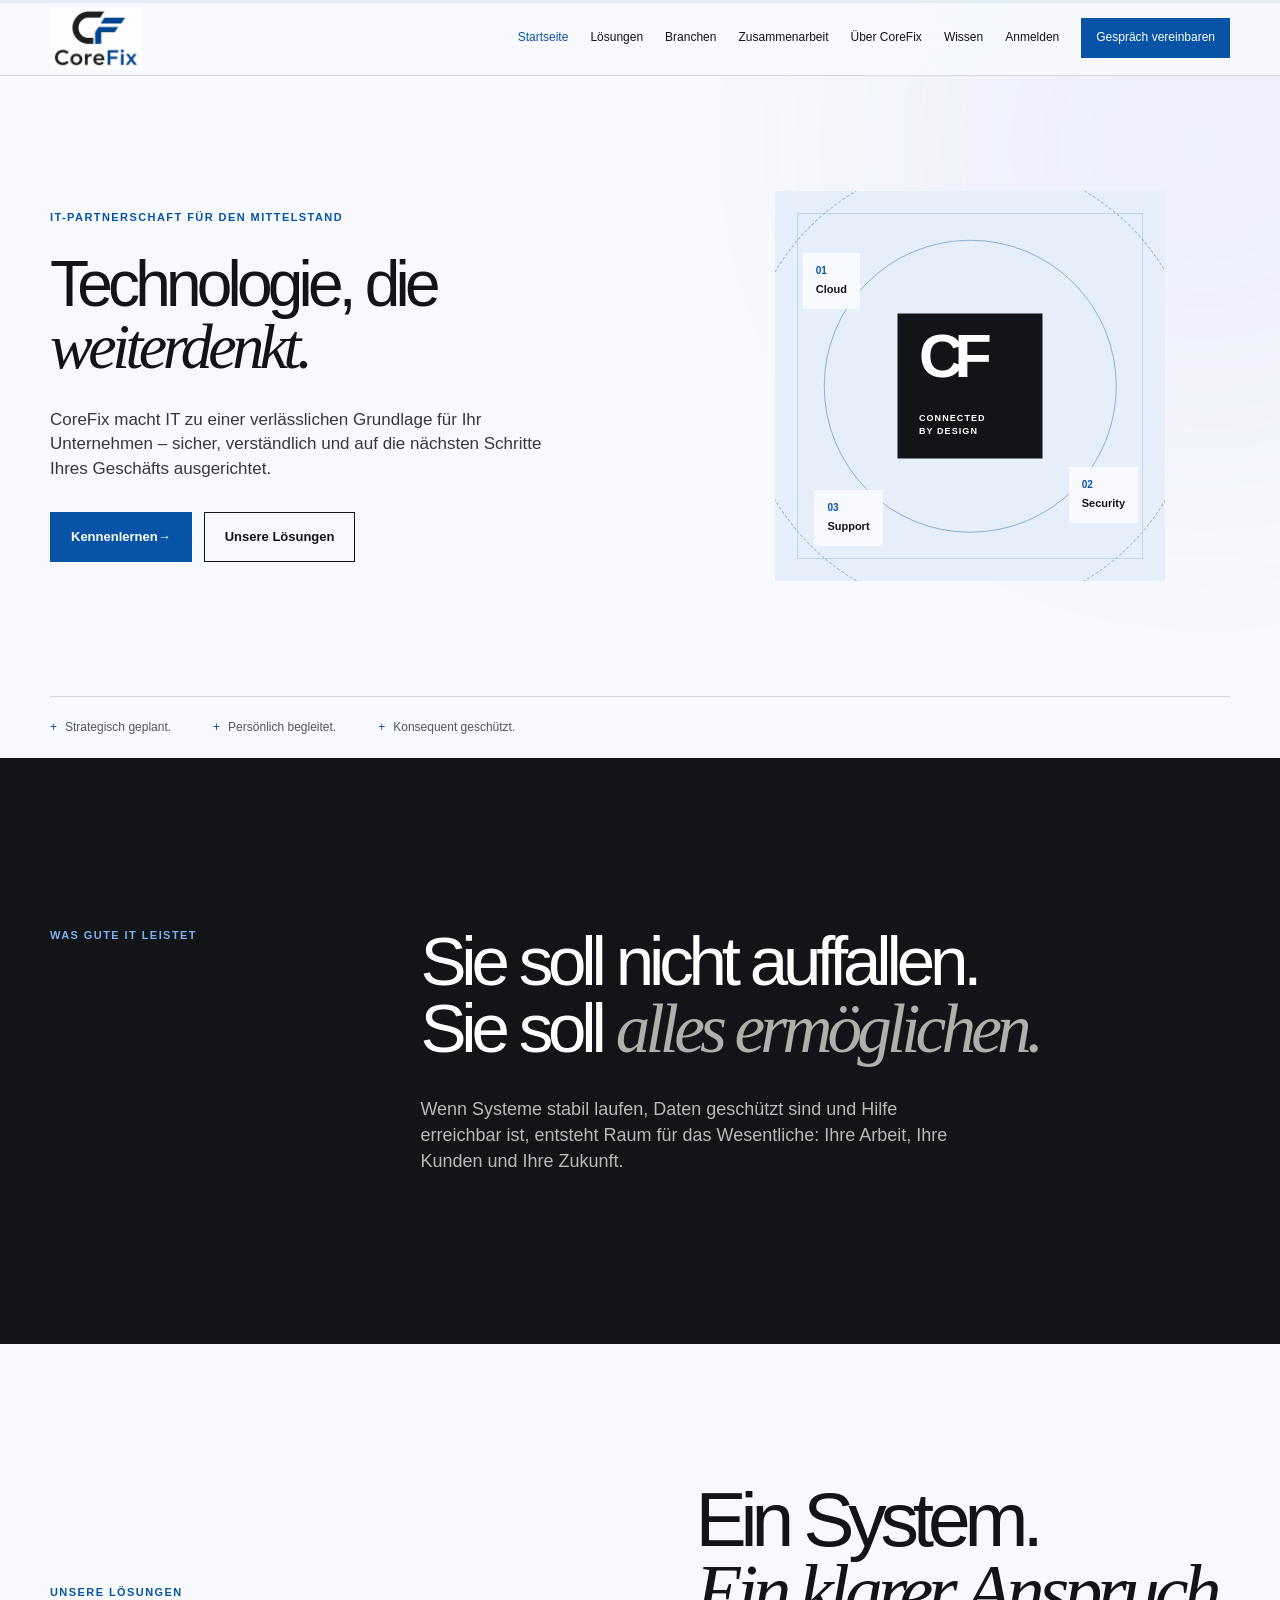
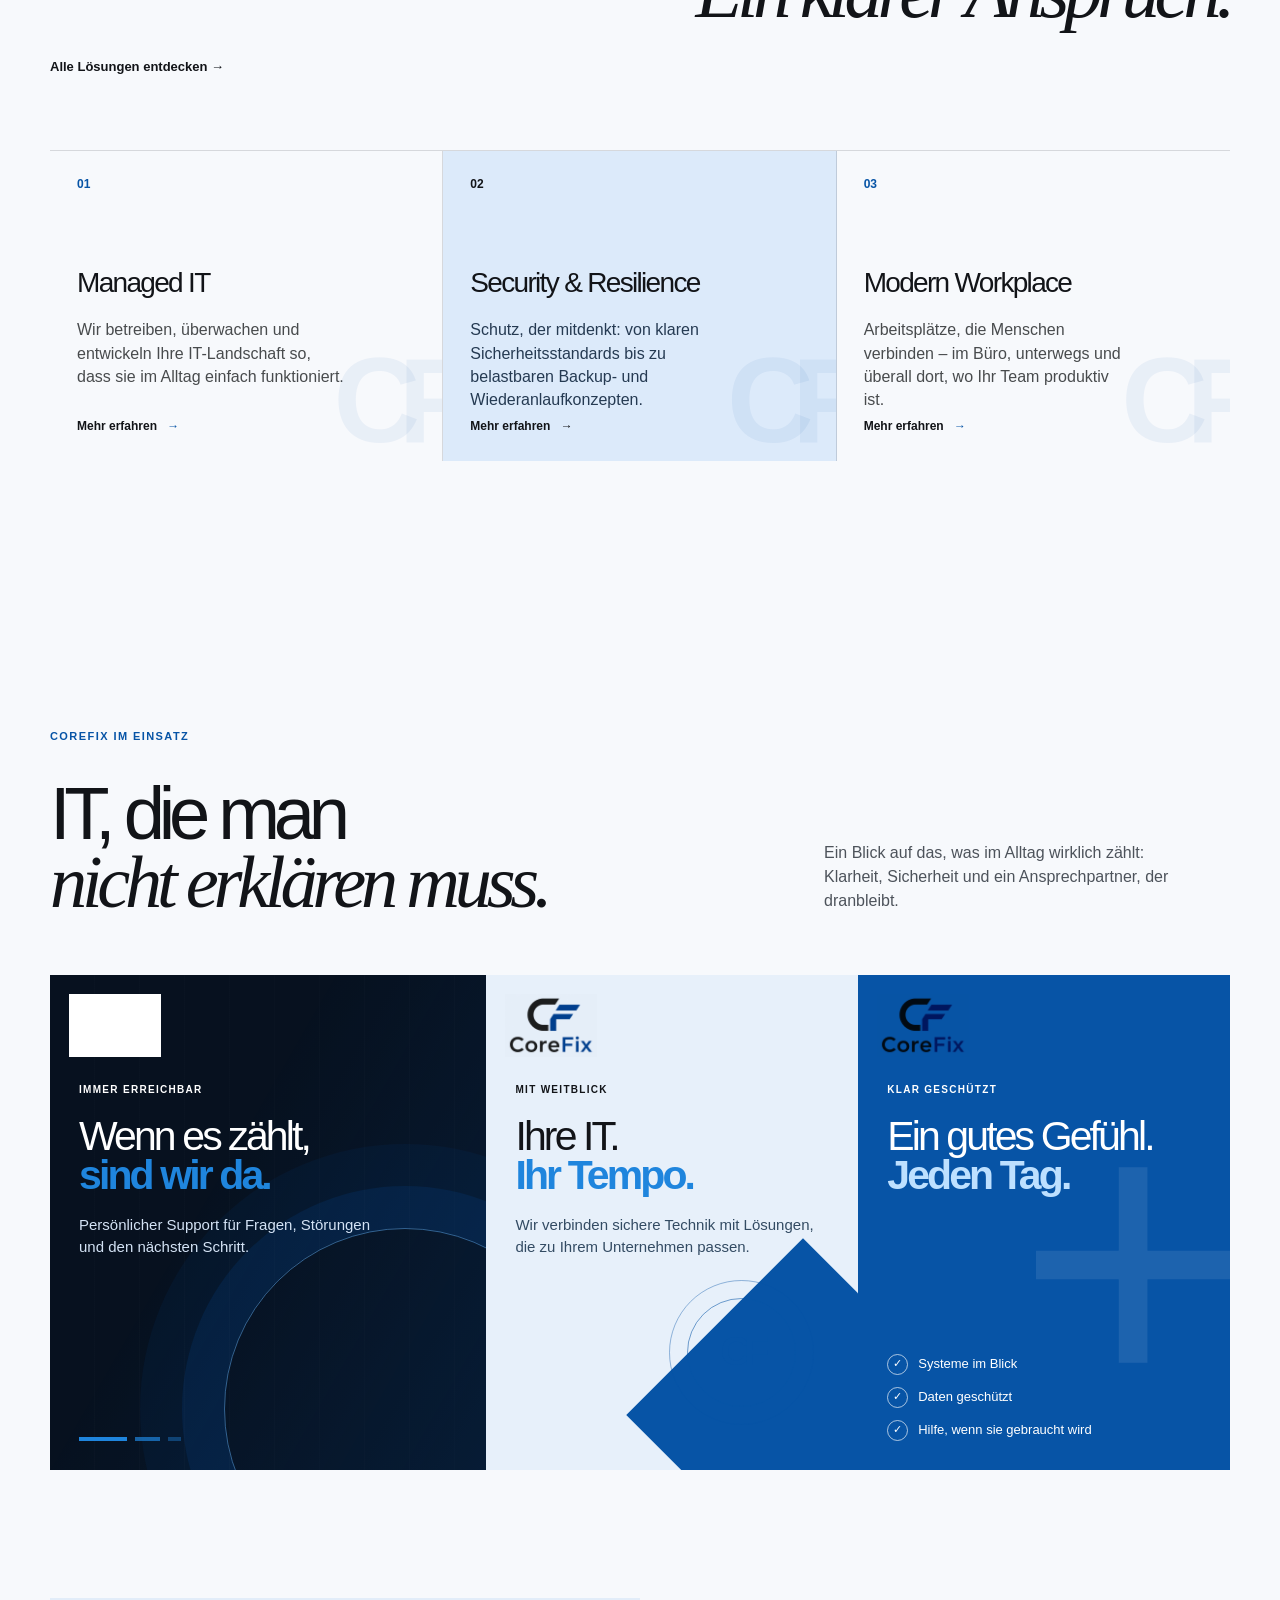
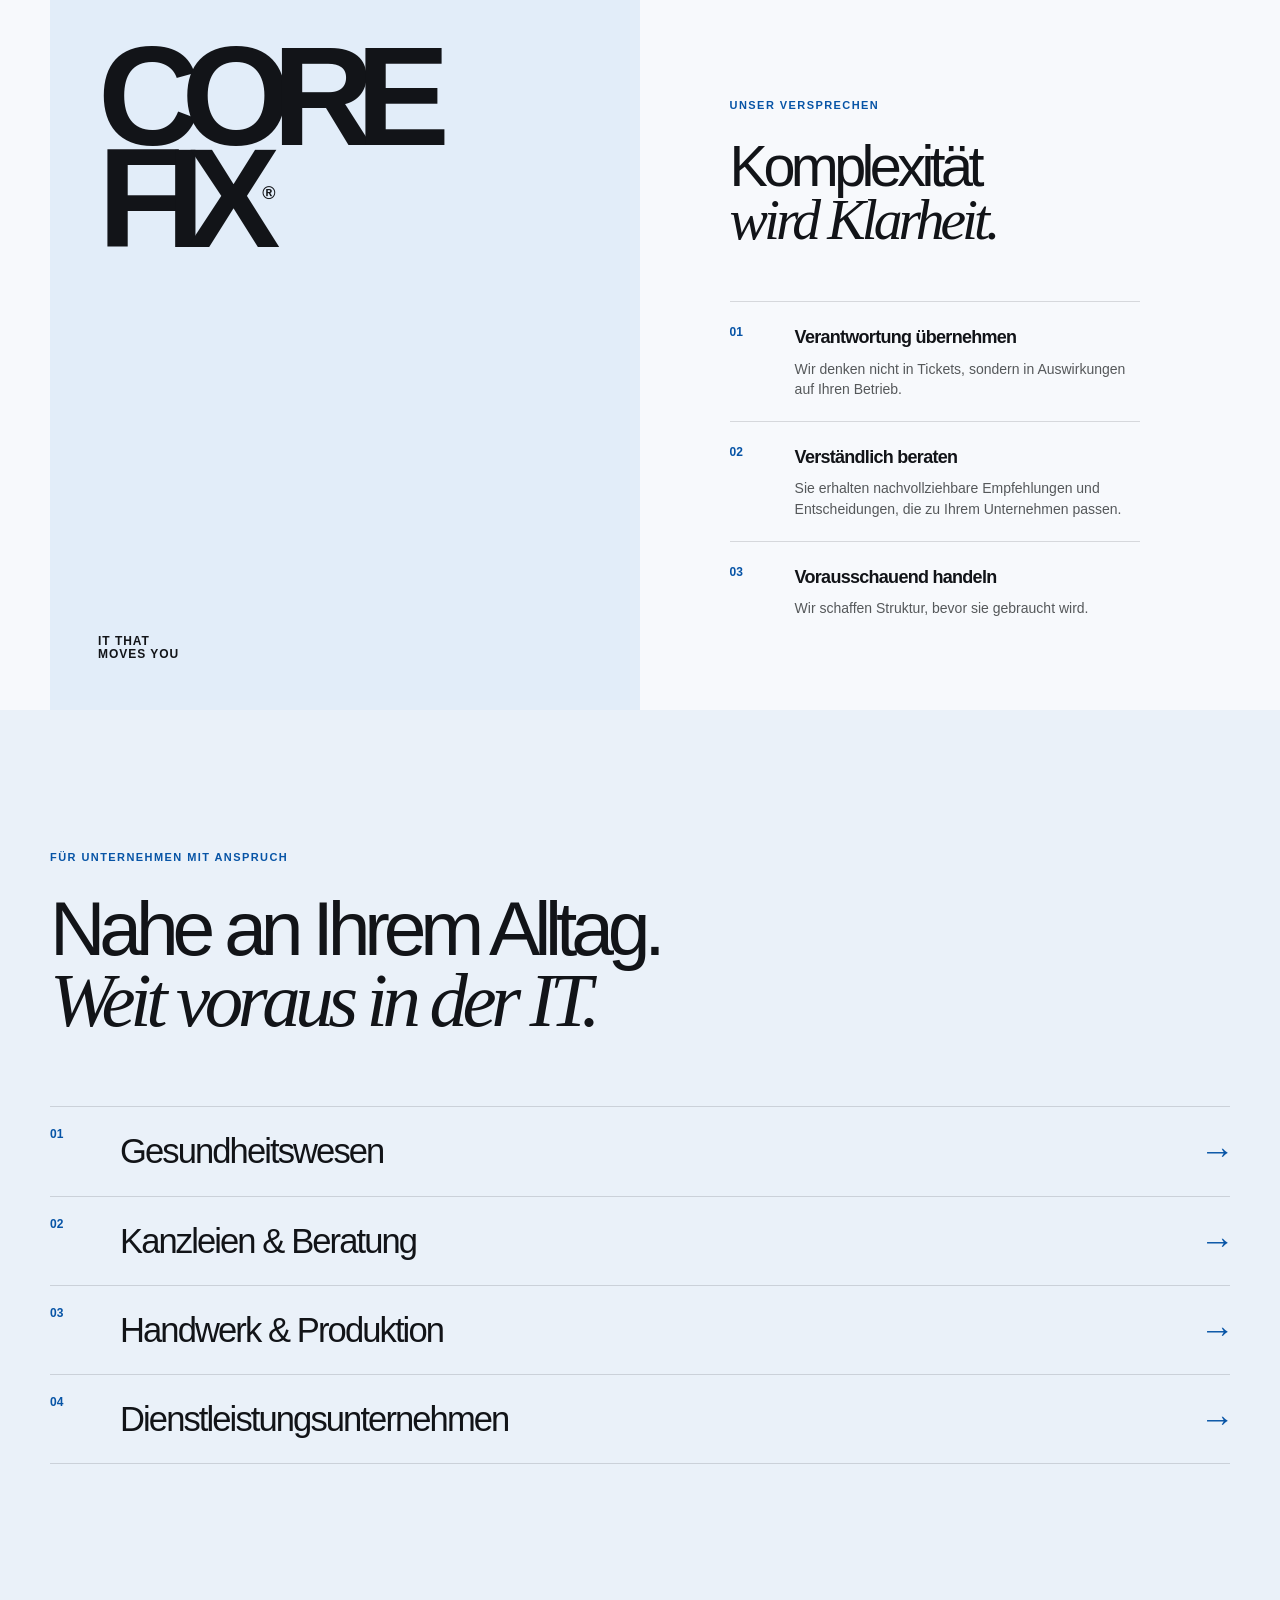
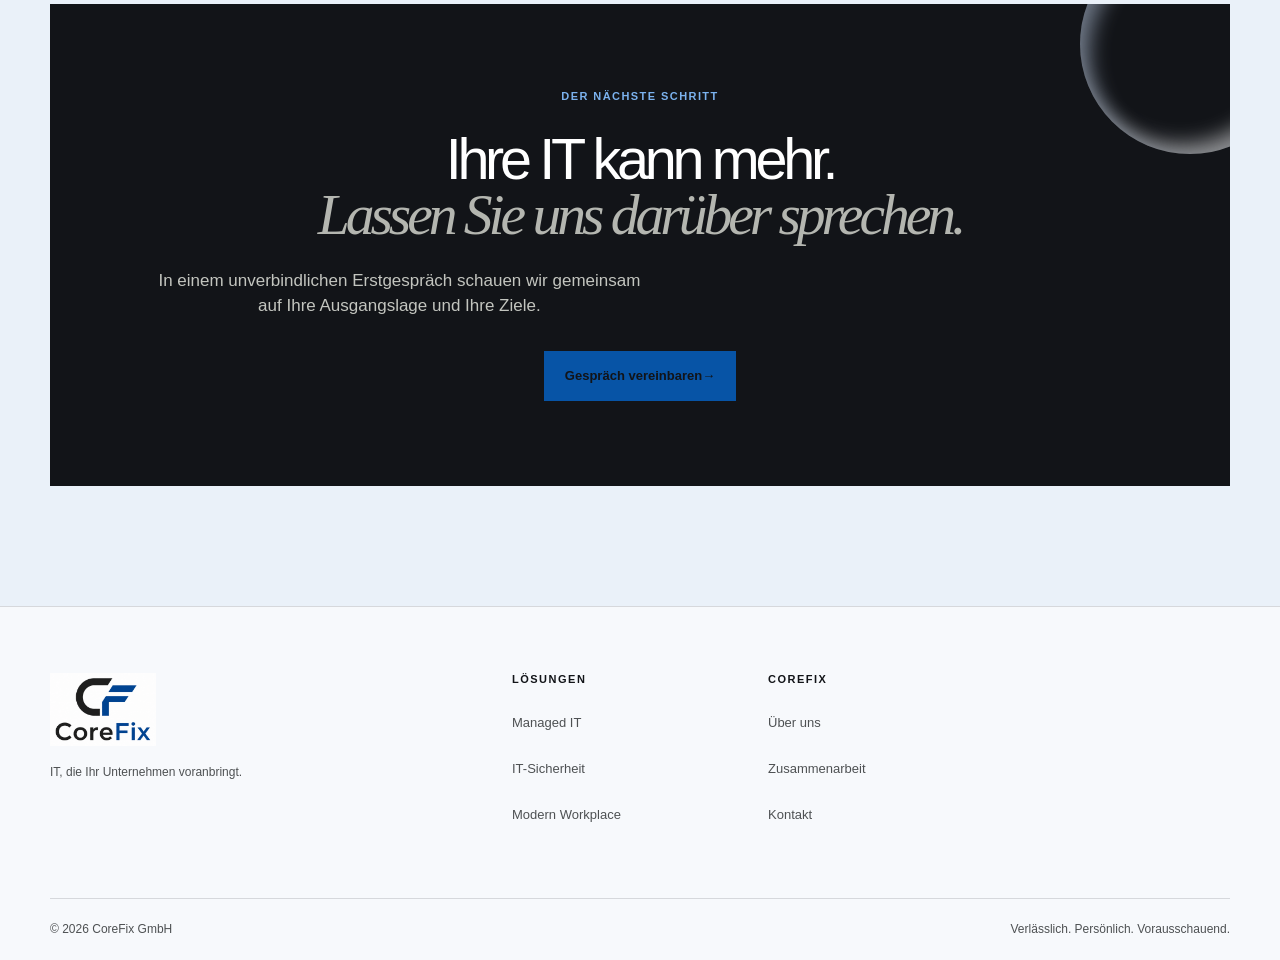
<file: index.html>
<!doctype html>
<html lang="de"><head><meta charset="utf-8"><meta name="viewport" content="width=device-width,initial-scale=1"><meta name="description" content="CoreFix gestaltet, betreibt und schützt die IT kleiner und mittlerer Unternehmen."><title>CoreFix | IT, die Ihr Unternehmen voranbringt</title><link rel="stylesheet" href="css/style.css"></head>
<body class="enterprise-site"><header class="header" id="header"><div class="container nav-container"><a href="index.html" class="logo" aria-label="CoreFix Startseite"><span class="logo-icon">CF</span><span class="logo-text">Core<span>Fix</span><small>IT PARTNER</small></span></a><nav class="navigation" id="navigation" aria-label="Hauptnavigation"><a class="active" href="index.html">Startseite</a><a href="leistungen.html">Lösungen</a><a href="zielgruppe.html">Branchen</a><a href="prozess.html">Zusammenarbeit</a><a href="unternehmen.html">Über CoreFix</a><a href="faq.html">Wissen</a><a href="anmelden.html">Anmelden</a><a href="kontakt.html" class="nav-button">Gespräch vereinbaren</a></nav><button class="menu-button" id="menuButton" aria-label="Navigation öffnen"><span></span><span></span><span></span></button></div></header>
<main>
<section class="hero hero-enterprise"><div class="container hero-enterprise-grid"><div class="hero-enterprise-copy"><p class="eyebrow">IT-PARTNERSCHAFT FÜR DEN MITTELSTAND</p><h1>Technologie, die<br><em>weiterdenkt.</em></h1><p class="hero-text">CoreFix macht IT zu einer verlässlichen Grundlage für Ihr Unternehmen – sicher, verständlich und auf die nächsten Schritte Ihres Geschäfts ausgerichtet.</p><div class="hero-buttons"><a class="button button-primary" href="kontakt.html">Kennenlernen <span>→</span></a><a class="button button-secondary" href="leistungen.html">Unsere Lösungen</a></div></div><div class="hero-architecture" aria-label="Abstrakte Darstellung einer vernetzten IT-Infrastruktur"><div class="architecture-orbit orbit-one"></div><div class="architecture-orbit orbit-two"></div><div class="architecture-core"><span>CF</span><small>CONNECTED<br>BY DESIGN</small></div><div class="architecture-node node-one"><b>01</b><span>Cloud</span></div><div class="architecture-node node-two"><b>02</b><span>Security</span></div><div class="architecture-node node-three"><b>03</b><span>Support</span></div></div></div><div class="container hero-footnote"><span>Strategisch geplant.</span><span>Persönlich begleitet.</span><span>Konsequent geschützt.</span></div></section>
<section class="statement-section"><div class="container statement-grid"><p class="eyebrow">WAS GUTE IT LEISTET</p><div><h2>Sie soll nicht auffallen.<br>Sie soll <em>alles ermöglichen.</em></h2><p>Wenn Systeme stabil laufen, Daten geschützt sind und Hilfe erreichbar ist, entsteht Raum für das Wesentliche: Ihre Arbeit, Ihre Kunden und Ihre Zukunft.</p></div></div></section>
<section class="solutions-section"><div class="container"><div class="section-intro"><p class="eyebrow">UNSERE LÖSUNGEN</p><h2>Ein System.<br><em>Ein klarer Anspruch.</em></h2><a class="text-link" href="leistungen.html">Alle Lösungen entdecken <span>→</span></a></div><div class="enterprise-card-grid"><article class="enterprise-card"><span>01</span><h3>Managed IT</h3><p>Wir betreiben, überwachen und entwickeln Ihre IT-Landschaft so, dass sie im Alltag einfach funktioniert.</p><a href="leistungen.html">Mehr erfahren <i>→</i></a></article><article class="enterprise-card featured"><span>02</span><h3>Security &amp; Resilience</h3><p>Schutz, der mitdenkt: von klaren Sicherheitsstandards bis zu belastbaren Backup- und Wiederanlaufkonzepten.</p><a href="leistungen.html">Mehr erfahren <i>→</i></a></article><article class="enterprise-card"><span>03</span><h3>Modern Workplace</h3><p>Arbeitsplätze, die Menschen verbinden – im Büro, unterwegs und überall dort, wo Ihr Team produktiv ist.</p><a href="leistungen.html">Mehr erfahren <i>→</i></a></article></div></div></section>
<section class="principles-section"><div class="container principles-grid"><div class="principles-visual"><p>CORE<br>FIX<sup>®</sup></p><span>IT THAT<br>MOVES YOU</span></div><div class="principles-copy"><p class="eyebrow">UNSER VERSPRECHEN</p><h2>Komplexität<br><em>wird Klarheit.</em></h2><div class="principle"><b>01</b><div><h3>Verantwortung übernehmen</h3><p>Wir denken nicht in Tickets, sondern in Auswirkungen auf Ihren Betrieb.</p></div></div><div class="principle"><b>02</b><div><h3>Verständlich beraten</h3><p>Sie erhalten nachvollziehbare Empfehlungen und Entscheidungen, die zu Ihrem Unternehmen passen.</p></div></div><div class="principle"><b>03</b><div><h3>Vorausschauend handeln</h3><p>Wir schaffen Struktur, bevor sie gebraucht wird.</p></div></div></div></div></section>
<section class="industries-section"><div class="container"><p class="eyebrow">FÜR UNTERNEHMEN MIT ANSPRUCH</p><h2>Nahe an Ihrem Alltag.<br><em>Weit voraus in der IT.</em></h2><div class="industry-list"><a href="zielgruppe.html"><span>01</span> Gesundheitswesen <i>→</i></a><a href="zielgruppe.html"><span>02</span> Kanzleien &amp; Beratung <i>→</i></a><a href="zielgruppe.html"><span>03</span> Handwerk &amp; Produktion <i>→</i></a><a href="zielgruppe.html"><span>04</span> Dienstleistungsunternehmen <i>→</i></a></div></div></section>
<section class="cta-section"><div class="container"><div class="cta-box enterprise-cta"><p class="eyebrow">DER NÄCHSTE SCHRITT</p><h2>Ihre IT kann mehr.<br><em>Lassen Sie uns darüber sprechen.</em></h2><p>In einem unverbindlichen Erstgespräch schauen wir gemeinsam auf Ihre Ausgangslage und Ihre Ziele.</p><a class="button button-primary" href="kontakt.html">Gespräch vereinbaren <span>→</span></a></div></div></section>
</main><footer><div class="container"><div class="footer-main"><div class="footer-brand"><a href="index.html" class="logo"><span class="logo-icon">CF</span><span class="logo-text">Core<span>Fix</span></span></a><p>IT, die Ihr Unternehmen voranbringt.</p></div><div class="footer-column"><h4>Lösungen</h4><a href="leistungen.html">Managed IT</a><a href="leistungen.html">IT-Sicherheit</a><a href="leistungen.html">Modern Workplace</a></div><div class="footer-column"><h4>CoreFix</h4><a href="unternehmen.html">Über uns</a><a href="prozess.html">Zusammenarbeit</a><a href="kontakt.html">Kontakt</a></div></div><div class="footer-bottom"><span>© <span id="year"></span> CoreFix GmbH</span><span>Verlässlich. Persönlich. Vorausschauend.</span></div></div></footer><button id="topButton" aria-label="Nach oben">↑</button><script src="js/script.js"></script></body></html>
</file>
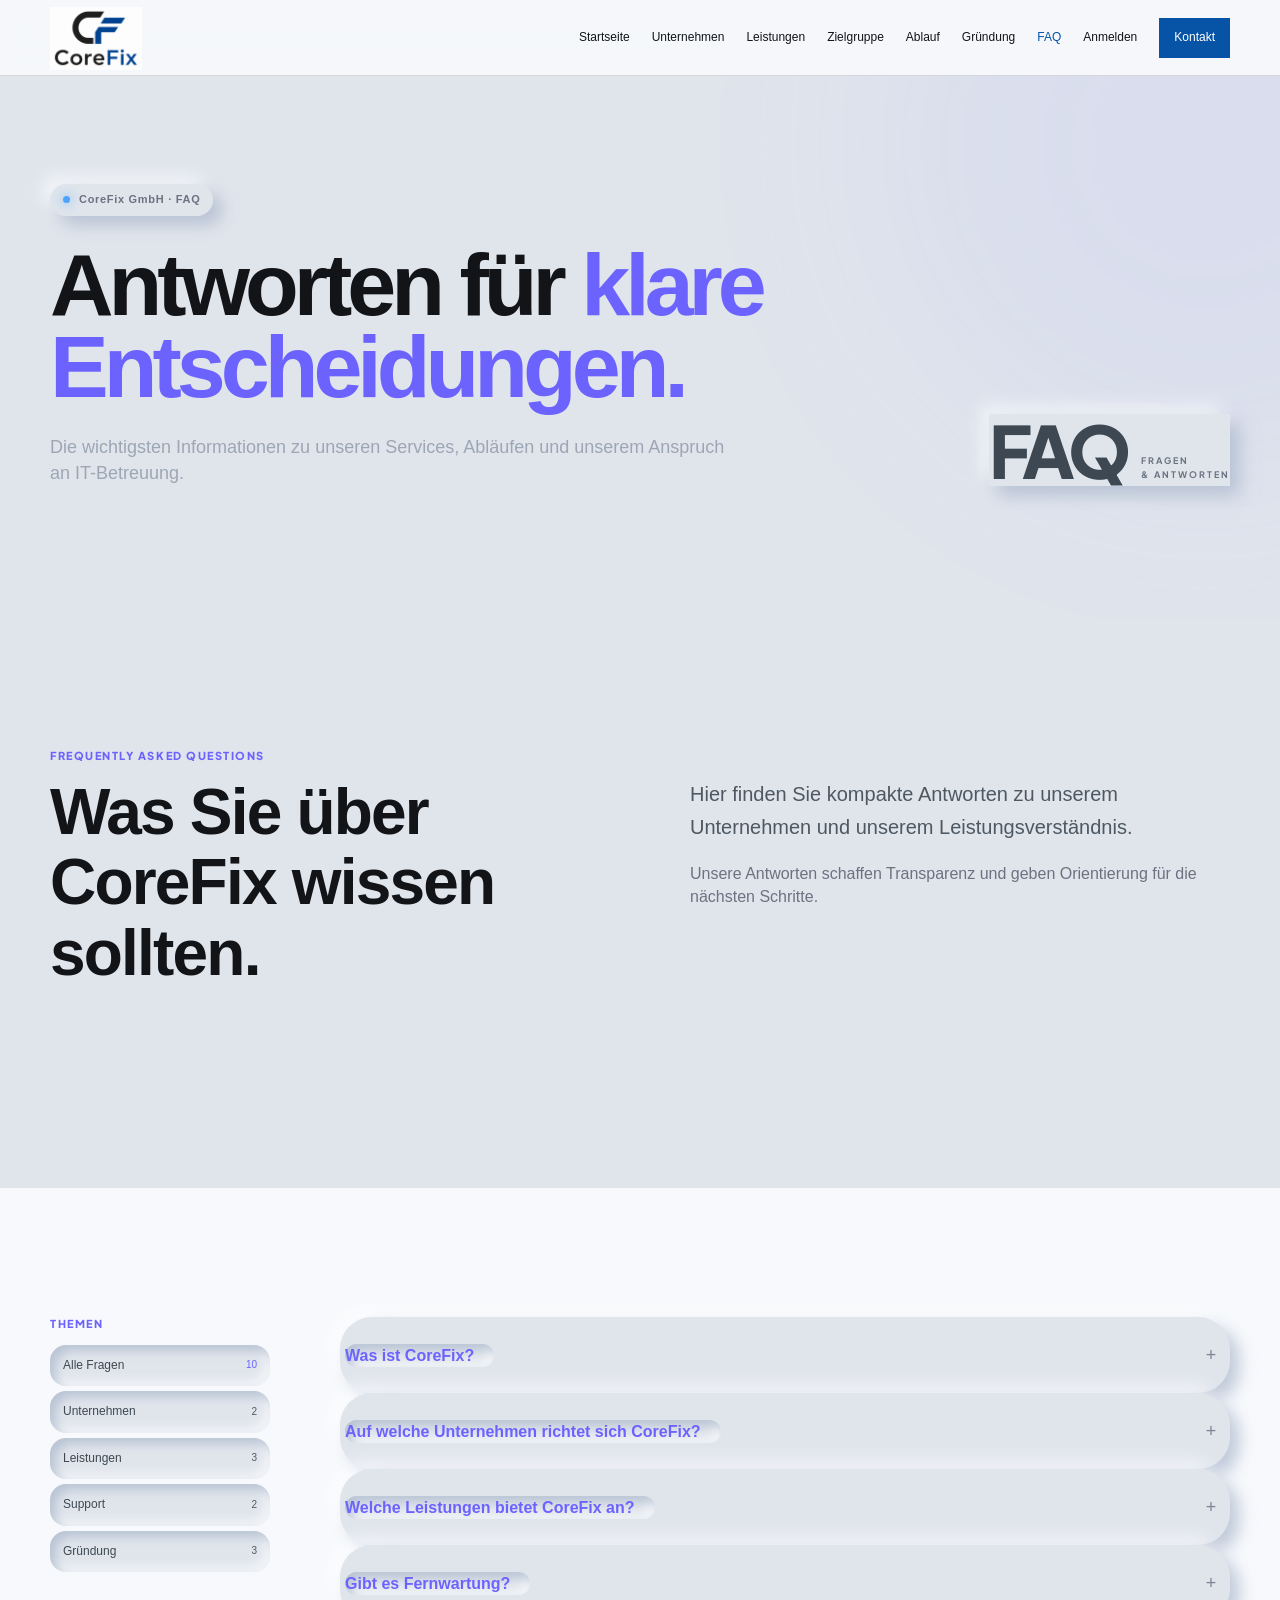
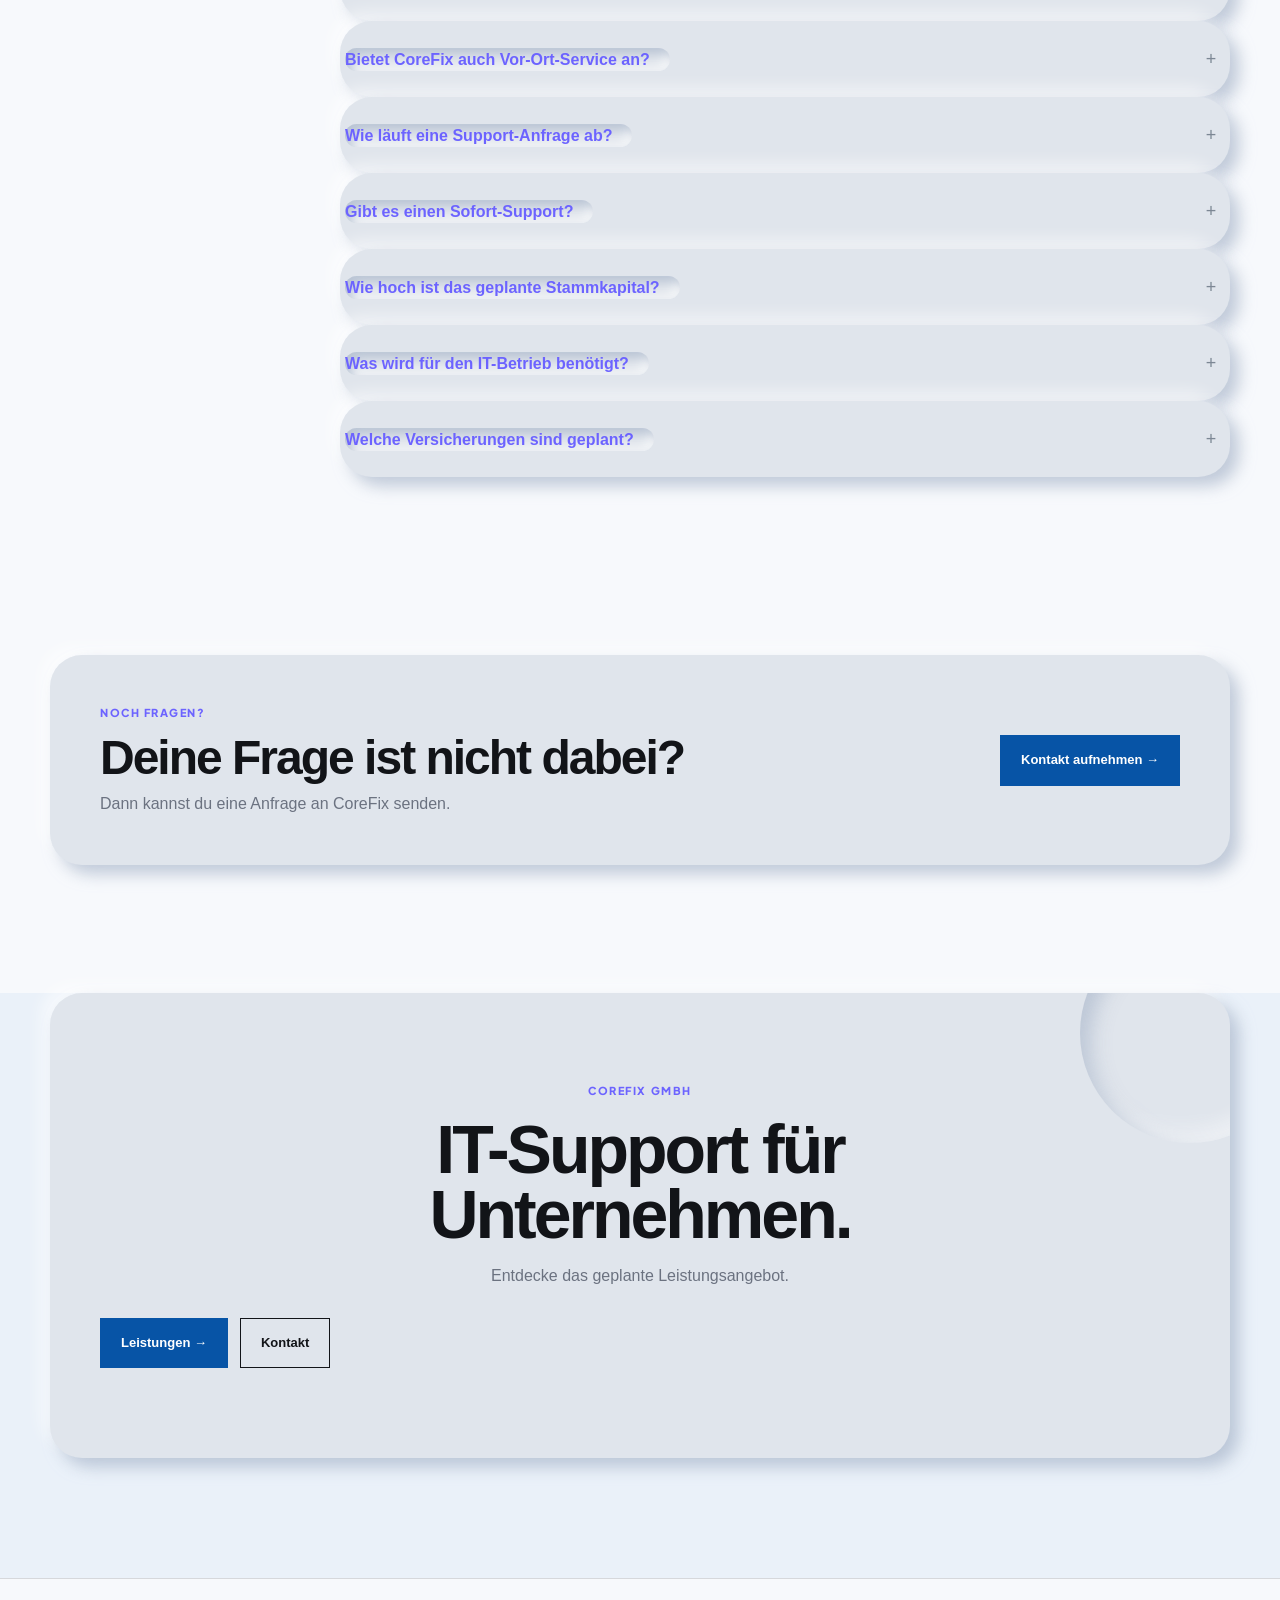
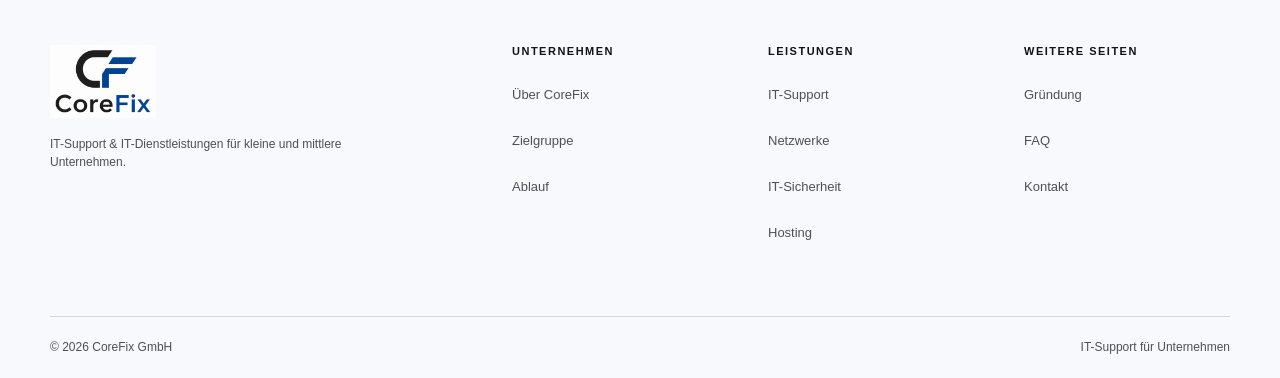
<file: faq.html>
<!DOCTYPE html>
<html lang="de">

<head>
    <meta charset="UTF-8">
    <meta name="viewport" content="width=device-width, initial-scale=1.0">

    <title>FAQ | CoreFix GmbH</title>

    <meta
        name="description"
        content="Häufig gestellte Fragen zur CoreFix GmbH, den Leistungen und dem geplanten IT-Support."
    >

    <link rel="stylesheet" href="css/style.css">
</head>


<body class="enterprise-site">

<!-- =====================================================
     HEADER
===================================================== -->

<header class="header" id="header">

    <div class="container nav-container">

        <a href="index.html" class="logo">

            <div class="logo-icon">
                CF
            </div>

            <div class="logo-text">
                Core<span>Fix</span>
                <small>GmbH</small>
            </div>

        </a>


        <nav class="navigation" id="navigation">

            <a href="index.html">
                Startseite
            </a>

            <a href="unternehmen.html">
                Unternehmen
            </a>

            <a href="leistungen.html">
                Leistungen
            </a>

            <a href="zielgruppe.html">
                Zielgruppe
            </a>

            <a href="prozess.html">
                Ablauf
            </a>

            <a href="gruendung.html">
                Gründung
            </a>

            <a href="faq.html" class="active">
                FAQ
            </a>

            <a href="anmelden.html">
                Anmelden
            </a>

            <a href="kontakt.html" class="nav-button">
                Kontakt
            </a>

        </nav>


        <button
            class="menu-button"
            id="menuButton"
            aria-label="Navigation öffnen">

            <span></span>
            <span></span>
            <span></span>

        </button>

    </div>

</header>



<!-- =====================================================
     HERO
===================================================== -->

<main>

<section class="page-hero">

    <div class="hero-grid"></div>

    <div class="hero-glow hero-glow-one"></div>

    <div class="hero-glow hero-glow-two"></div>


    <div class="container page-hero-container">

        <div class="page-hero-content">

            <div class="hero-badge">

                <span class="status-dot"></span>

                CoreFix GmbH · FAQ

            </div>


            <h1>

                Antworten für

                <span>
                    klare Entscheidungen.
                </span>

            </h1>


            <p>

                Die wichtigsten Informationen zu unseren Services,
                Abläufen und unserem Anspruch an IT-Betreuung.

            </p>

        </div>


        <div class="page-hero-number">

            <span>
                FAQ
            </span>

            <small>
                FRAGEN<br>
                & ANTWORTEN
            </small>

        </div>

    </div>

</section>



<!-- =====================================================
     FAQ INTRO
===================================================== -->

<section class="faq-intro">

    <div class="container">

        <div class="faq-intro-grid">

            <div>

                <span class="section-label">
                    FREQUENTLY ASKED QUESTIONS
                </span>

                <h2>
                    Was Sie über CoreFix
                    wissen sollten.
                </h2>

            </div>


            <div>

                <p class="large-text">
                    Hier finden Sie kompakte Antworten
                    zu unserem Unternehmen und unserem Leistungsverständnis.
                </p>

                <p>
                    Unsere Antworten schaffen Transparenz
                    und geben Orientierung für die nächsten Schritte.
                </p>

            </div>

        </div>

    </div>

</section>



<!-- =====================================================
     FAQ
===================================================== -->

<section class="faq-section">

    <div class="container">


        <div class="faq-layout">


            <!-- FAQ CATEGORIES -->

            <aside class="faq-sidebar">

                <span class="section-label">
                    THEMEN
                </span>


                <button
                    class="faq-filter active"
                    data-filter="all">

                    Alle Fragen

                    <span>
                        10
                    </span>

                </button>


                <button
                    class="faq-filter"
                    data-filter="unternehmen">

                    Unternehmen

                    <span>
                        2
                    </span>

                </button>


                <button
                    class="faq-filter"
                    data-filter="leistungen">

                    Leistungen

                    <span>
                        3
                    </span>

                </button>


                <button
                    class="faq-filter"
                    data-filter="support">

                    Support

                    <span>
                        2
                    </span>

                </button>


                <button
                    class="faq-filter"
                    data-filter="gruendung">

                    Gründung

                    <span>
                        3
                    </span>

                </button>

            </aside>



            <!-- FAQ QUESTIONS -->

            <div class="faq-list">


                <!-- 01 -->

                <div
                    class="faq-item"
                    data-category="unternehmen">

                    <button class="faq-question">

                        <span>
                            Was ist CoreFix?
                        </span>

                        <strong>
                            +
                        </strong>

                    </button>


                    <div class="faq-answer">

                        <p>
                            CoreFix GmbH ist als IT-Dienstleistungs-
                            und IT-Support-Unternehmen für kleine
                            und mittlere Unternehmen geplant.
                        </p>

                    </div>

                </div>



                <!-- 02 -->

                <div
                    class="faq-item"
                    data-category="unternehmen">

                    <button class="faq-question">

                        <span>
                            Auf welche Unternehmen richtet sich CoreFix?
                        </span>

                        <strong>
                            +
                        </strong>

                    </button>


                    <div class="faq-answer">

                        <p>
                            Die geplante Zielgruppe sind kleine
                            und mittlere Unternehmen mit
                            ungefähr 5–50 Mitarbeitern.
                        </p>

                    </div>

                </div>



                <!-- 03 -->

                <div
                    class="faq-item"
                    data-category="leistungen">

                    <button class="faq-question">

                        <span>
                            Welche Leistungen bietet CoreFix an?
                        </span>

                        <strong>
                            +
                        </strong>

                    </button>


                    <div class="faq-answer">

                        <p>
                            Zum geplanten Leistungsangebot gehören
                            unter anderem Fernwartung, Vor-Ort-Service,
                            Wartungsverträge, Server, Netzwerke,
                            Cloud-Speicher, Backup, IT-Sicherheit,
                            Beratung sowie Website- und E-Mail-Hosting.
                        </p>

                    </div>

                </div>



                <!-- 04 -->

                <div
                    class="faq-item"
                    data-category="leistungen">

                    <button class="faq-question">

                        <span>
                            Gibt es Fernwartung?
                        </span>

                        <strong>
                            +
                        </strong>

                    </button>


                    <div class="faq-answer">

                        <p>
                            Ja. Fernwartung und Remote-Support
                            über ein Ticketsystem sind als
                            Leistung vorgesehen.
                        </p>

                    </div>

                </div>



                <!-- 05 -->

                <div
                    class="faq-item"
                    data-category="leistungen">

                    <button class="faq-question">

                        <span>
                            Bietet CoreFix auch Vor-Ort-Service an?
                        </span>

                        <strong>
                            +
                        </strong>

                    </button>


                    <div class="faq-answer">

                        <p>
                            Ja. Bei Hardwareproblemen ist
                            ein Vor-Ort-Service vorgesehen.
                        </p>

                    </div>

                </div>



                <!-- 06 -->

                <div
                    class="faq-item"
                    data-category="support">

                    <button class="faq-question">

                        <span>
                            Wie läuft eine Support-Anfrage ab?
                        </span>

                        <strong>
                            +
                        </strong>

                    </button>


                    <div class="faq-answer">

                        <p>
                            Der geplante Ablauf besteht aus
                            Anfrage, Analyse, Support, Problemlösung
                            und anschließender Betreuung.
                        </p>

                    </div>

                </div>



                <!-- 07 -->

                <div
                    class="faq-item"
                    data-category="support">

                    <button class="faq-question">

                        <span>
                            Gibt es einen Sofort-Support?
                        </span>

                        <strong>
                            +
                        </strong>

                    </button>


                    <div class="faq-answer">

                        <p>
                            Für Notfälle ist ein
                            Sofort-Support-Paket mit
                            höherem Satz vorgesehen.
                        </p>

                    </div>

                </div>



                <!-- 08 -->

                <div
                    class="faq-item"
                    data-category="gruendung">

                    <button class="faq-question">

                        <span>
                            Wie hoch ist das geplante Stammkapital?
                        </span>

                        <strong>
                            +
                        </strong>

                    </button>


                    <div class="faq-answer">

                        <p>
                            In der bisherigen Gründungsplanung
                            sind 25.000 € Stammkapital vorgesehen.
                        </p>

                    </div>

                </div>



                <!-- 09 -->

                <div
                    class="faq-item"
                    data-category="gruendung">

                    <button class="faq-question">

                        <span>
                            Was wird für den IT-Betrieb benötigt?
                        </span>

                        <strong>
                            +
                        </strong>

                    </button>


                    <div class="faq-answer">

                        <p>
                            Vorgesehen sind unter anderem Computer
                            und Laptops, IT-Zubehör, Testgeräte,
                            Server oder Cloud-Speicher, Software,
                            Fernwartungssoftware, ein Ticketsystem
                            und ein Backup-System.
                        </p>

                    </div>

                </div>



                <!-- 10 -->

                <div
                    class="faq-item"
                    data-category="gruendung">

                    <button class="faq-question">

                        <span>
                            Welche Versicherungen sind geplant?
                        </span>

                        <strong>
                            +
                        </strong>

                    </button>


                    <div class="faq-answer">

                        <p>
                            In der bisherigen Planung sind
                            Betriebshaftpflicht, Berufshaftpflicht
                            und Geschäftsinhaltsversicherung
                            aufgeführt.
                        </p>

                    </div>

                </div>


            </div>

        </div>

    </div>

</section>



<!-- =====================================================
     NOCH FRAGEN?
===================================================== -->

<section class="faq-contact">

    <div class="container">


        <div class="faq-contact-box">


            <div>

                <span class="section-label">
                    NOCH FRAGEN?
                </span>


                <h2>
                    Deine Frage ist
                    nicht dabei?
                </h2>


                <p>
                    Dann kannst du eine Anfrage
                    an CoreFix senden.
                </p>

            </div>


            <a
                href="kontakt.html"
                class="button button-primary">

                Kontakt aufnehmen →

            </a>


        </div>

    </div>

</section>



<!-- =====================================================
     CTA
===================================================== -->

<section class="cta-section">

    <div class="container">

        <div class="cta-box">

            <div class="cta-glow"></div>


            <div class="cta-content">

                <span class="section-label">
                    COREfix GmbH
                </span>


                <h2>
                    IT-Support für
                    Unternehmen.
                </h2>


                <p>
                    Entdecke das geplante
                    Leistungsangebot.
                </p>


                <div class="hero-buttons">

                    <a
                        href="leistungen.html"
                        class="button button-primary">

                        Leistungen →

                    </a>


                    <a
                        href="kontakt.html"
                        class="button button-secondary">

                        Kontakt

                    </a>

                </div>

            </div>

        </div>

    </div>

</section>


</main>



<!-- =====================================================
     FOOTER
===================================================== -->

<footer>

    <div class="container">

        <div class="footer-main">


            <div class="footer-brand">

                <a href="index.html" class="logo">

                    <div class="logo-icon">
                        CF
                    </div>

                    <div class="logo-text">
                        Core<span>Fix</span>
                        <small>GmbH</small>
                    </div>

                </a>


                <p>
                    IT-Support & IT-Dienstleistungen
                    für kleine und mittlere Unternehmen.
                </p>

            </div>



            <div class="footer-column">

                <h4>
                    Unternehmen
                </h4>

                <a href="unternehmen.html">
                    Über CoreFix
                </a>

                <a href="zielgruppe.html">
                    Zielgruppe
                </a>

                <a href="prozess.html">
                    Ablauf
                </a>

            </div>



            <div class="footer-column">

                <h4>
                    Leistungen
                </h4>

                <a href="leistungen.html">
                    IT-Support
                </a>

                <a href="leistungen.html">
                    Netzwerke
                </a>

                <a href="leistungen.html">
                    IT-Sicherheit
                </a>

                <a href="leistungen.html">
                    Hosting
                </a>

            </div>



            <div class="footer-column">

                <h4>
                    Weitere Seiten
                </h4>

                <a href="gruendung.html">
                    Gründung
                </a>

                <a href="faq.html">
                    FAQ
                </a>

                <a href="kontakt.html">
                    Kontakt
                </a>

            </div>


        </div>


        <div class="footer-bottom">

            <span>
                © <span id="year"></span> CoreFix GmbH
            </span>

            <span>
                IT-Support für Unternehmen
            </span>

        </div>

    </div>

</footer>



<!-- =====================================================
     BACK TO TOP
===================================================== -->

<button
    id="topButton"
    aria-label="Nach oben">

    ↑

</button>



<script src="js/script.js"></script>

</body>

</html>
</file>
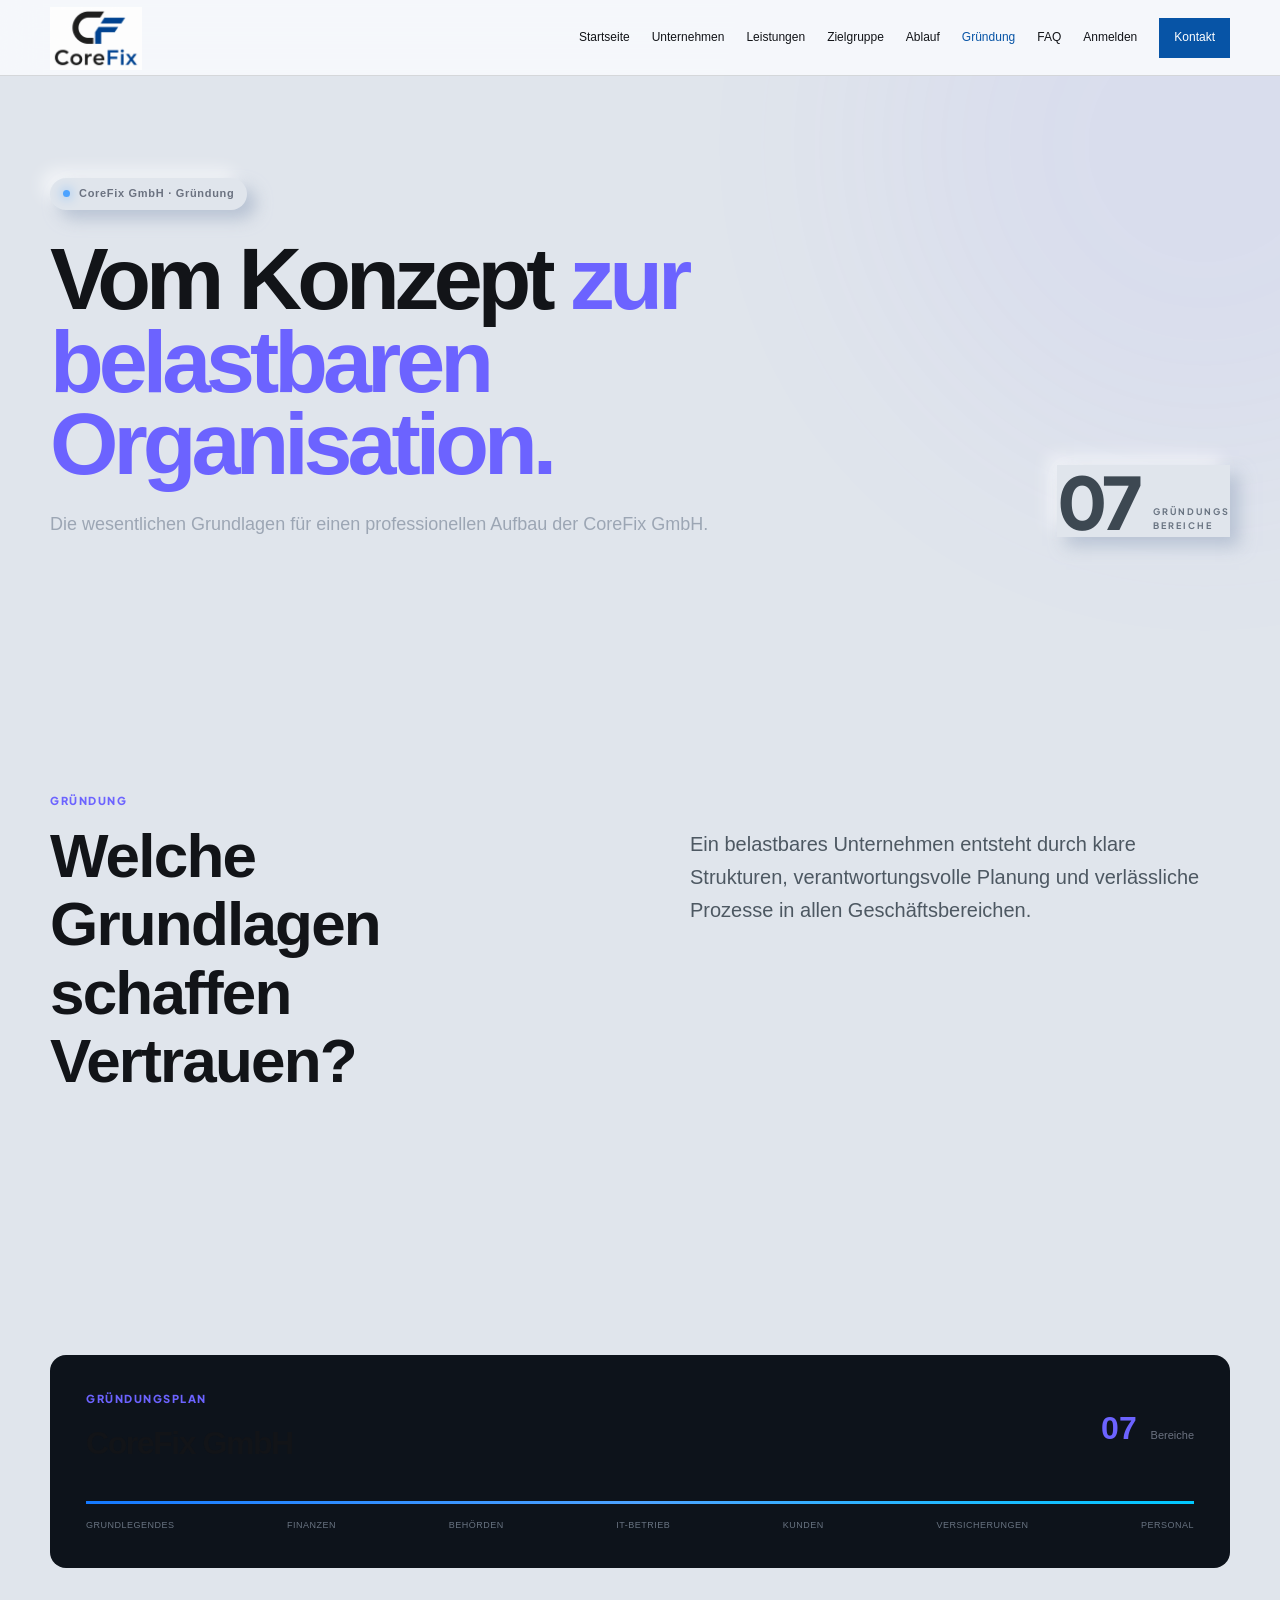
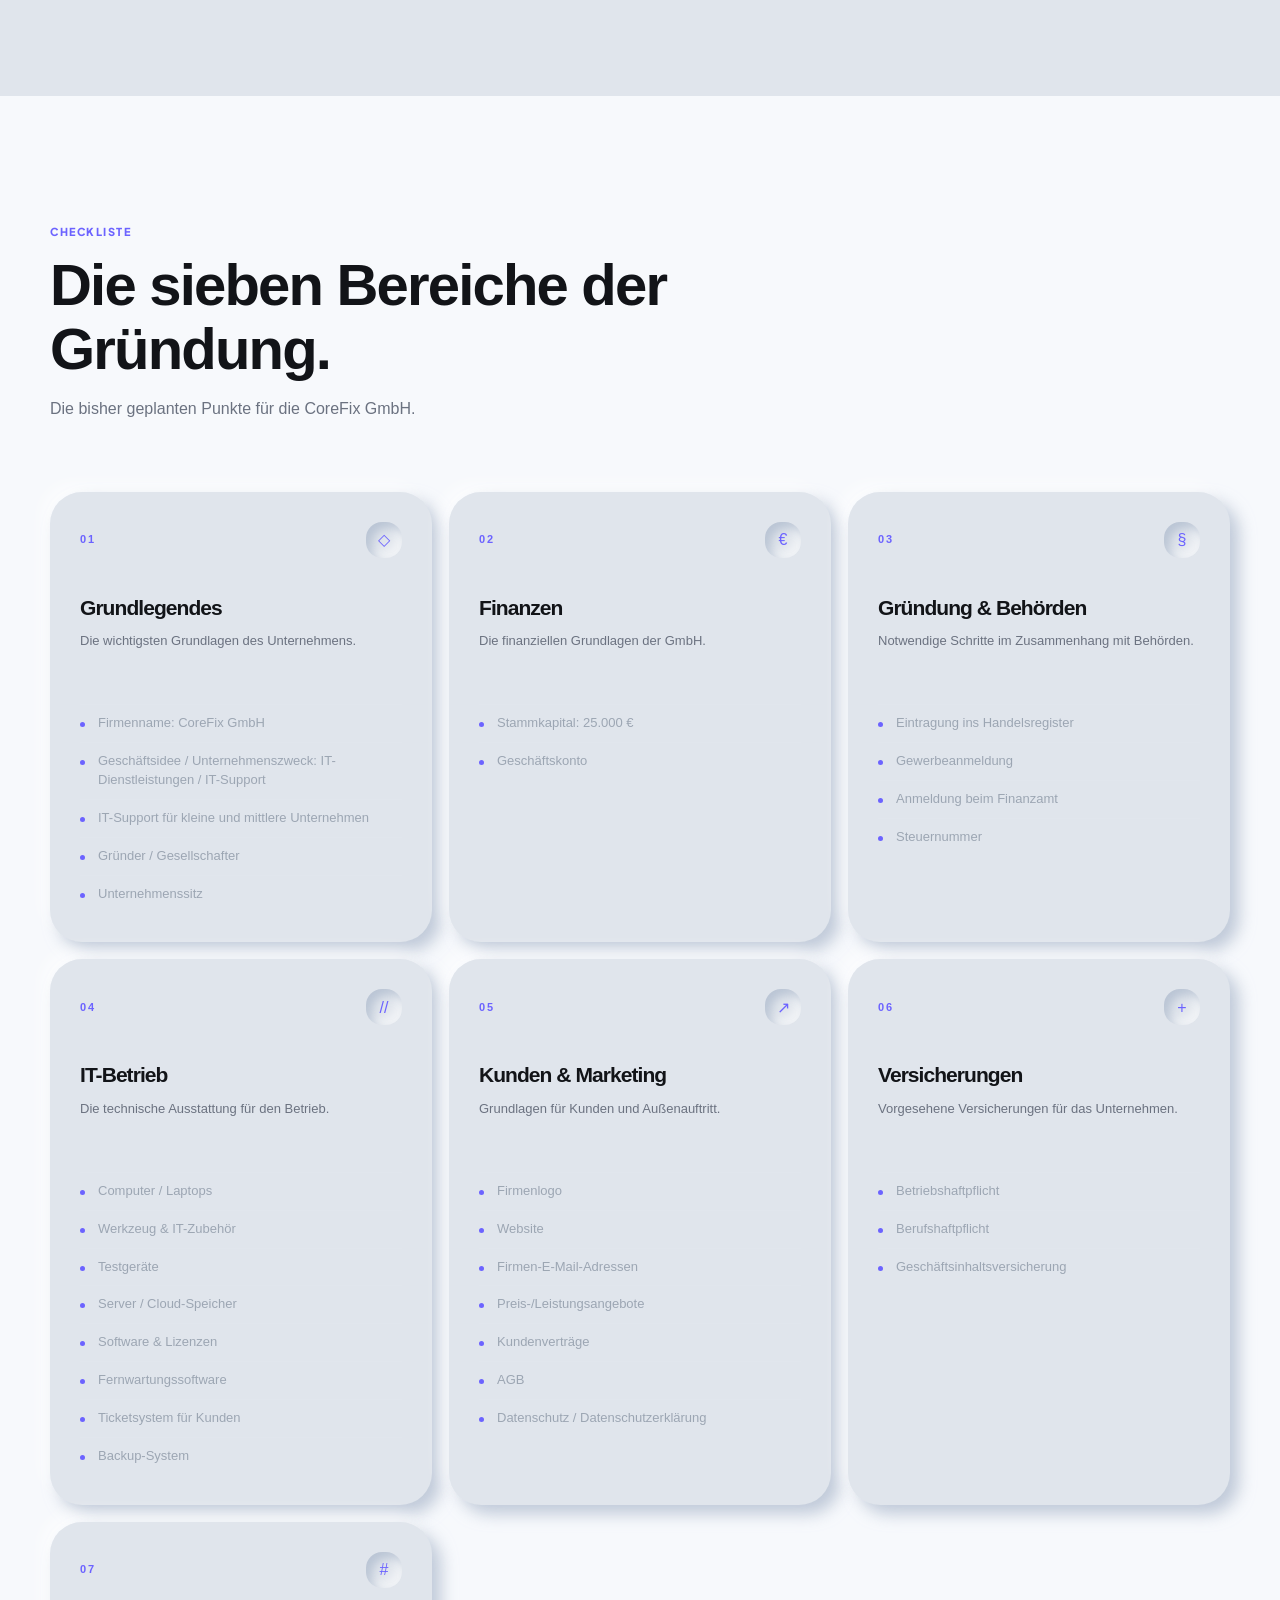
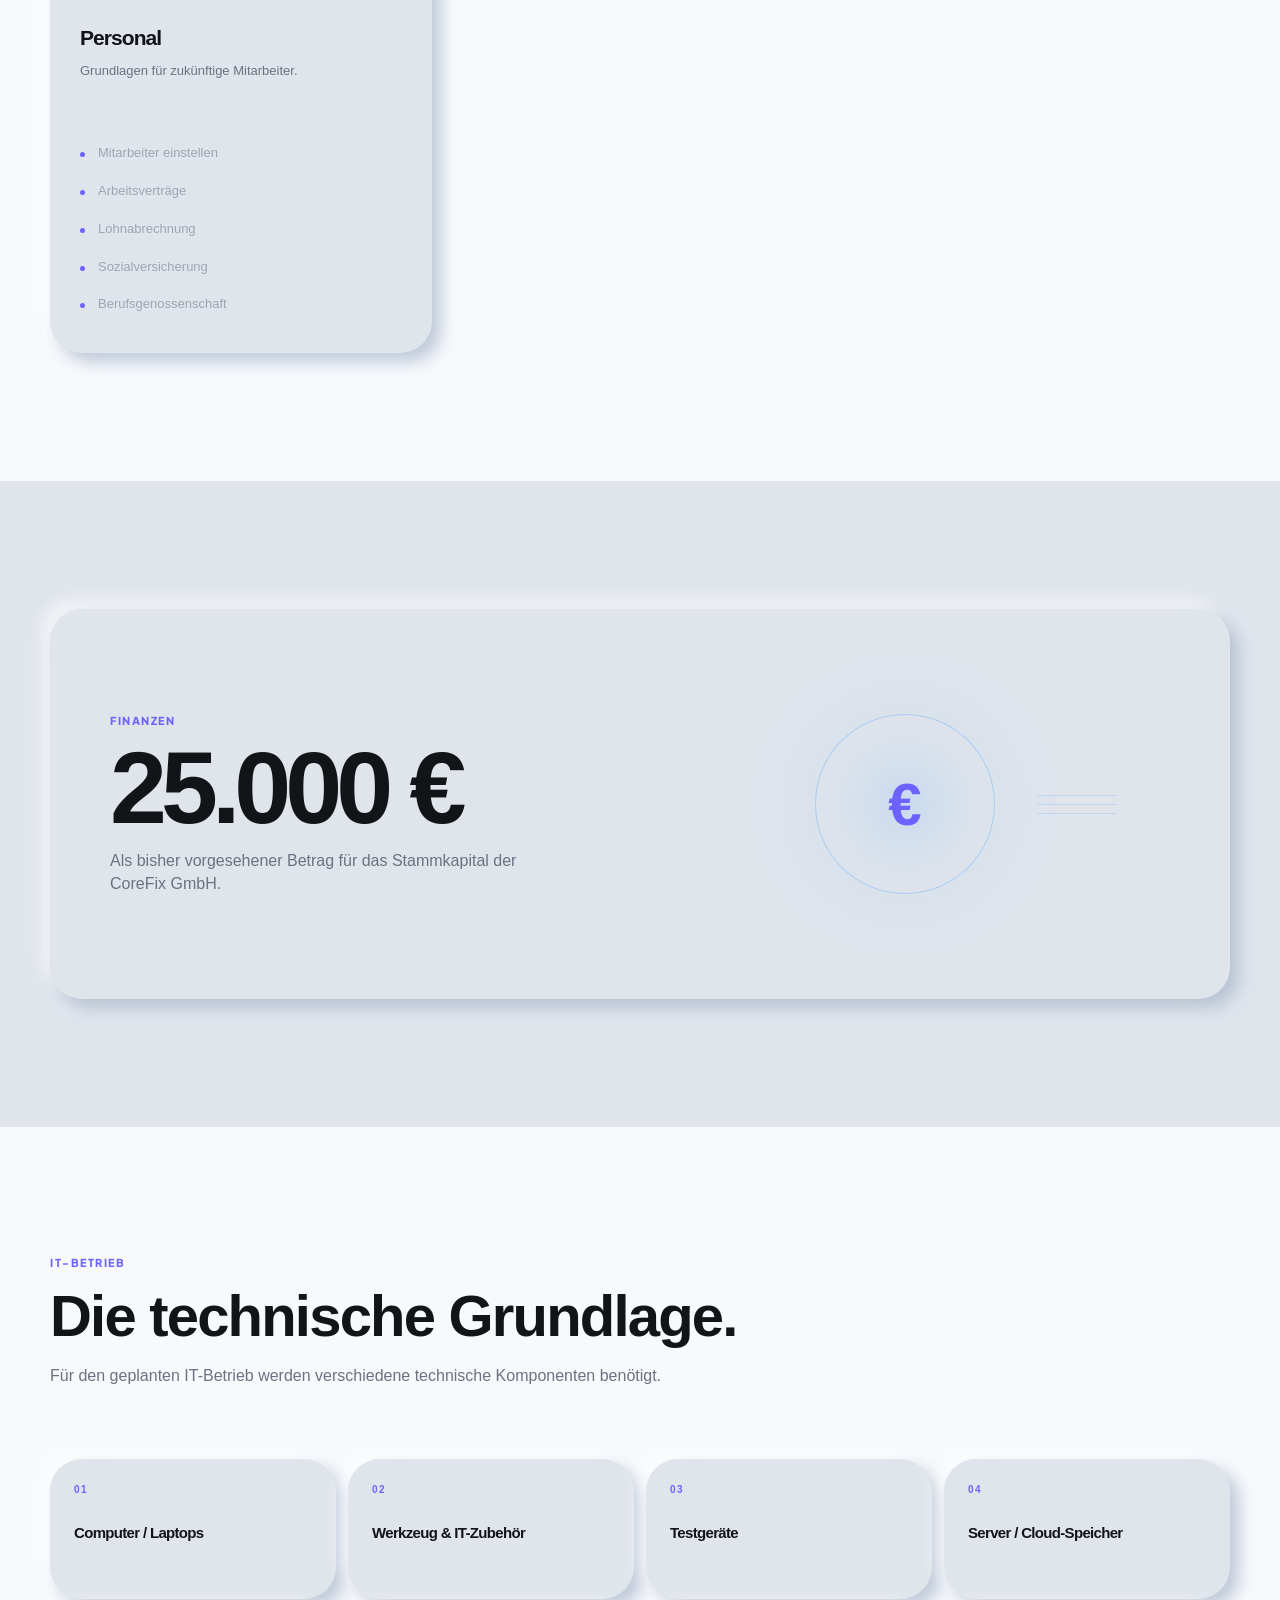
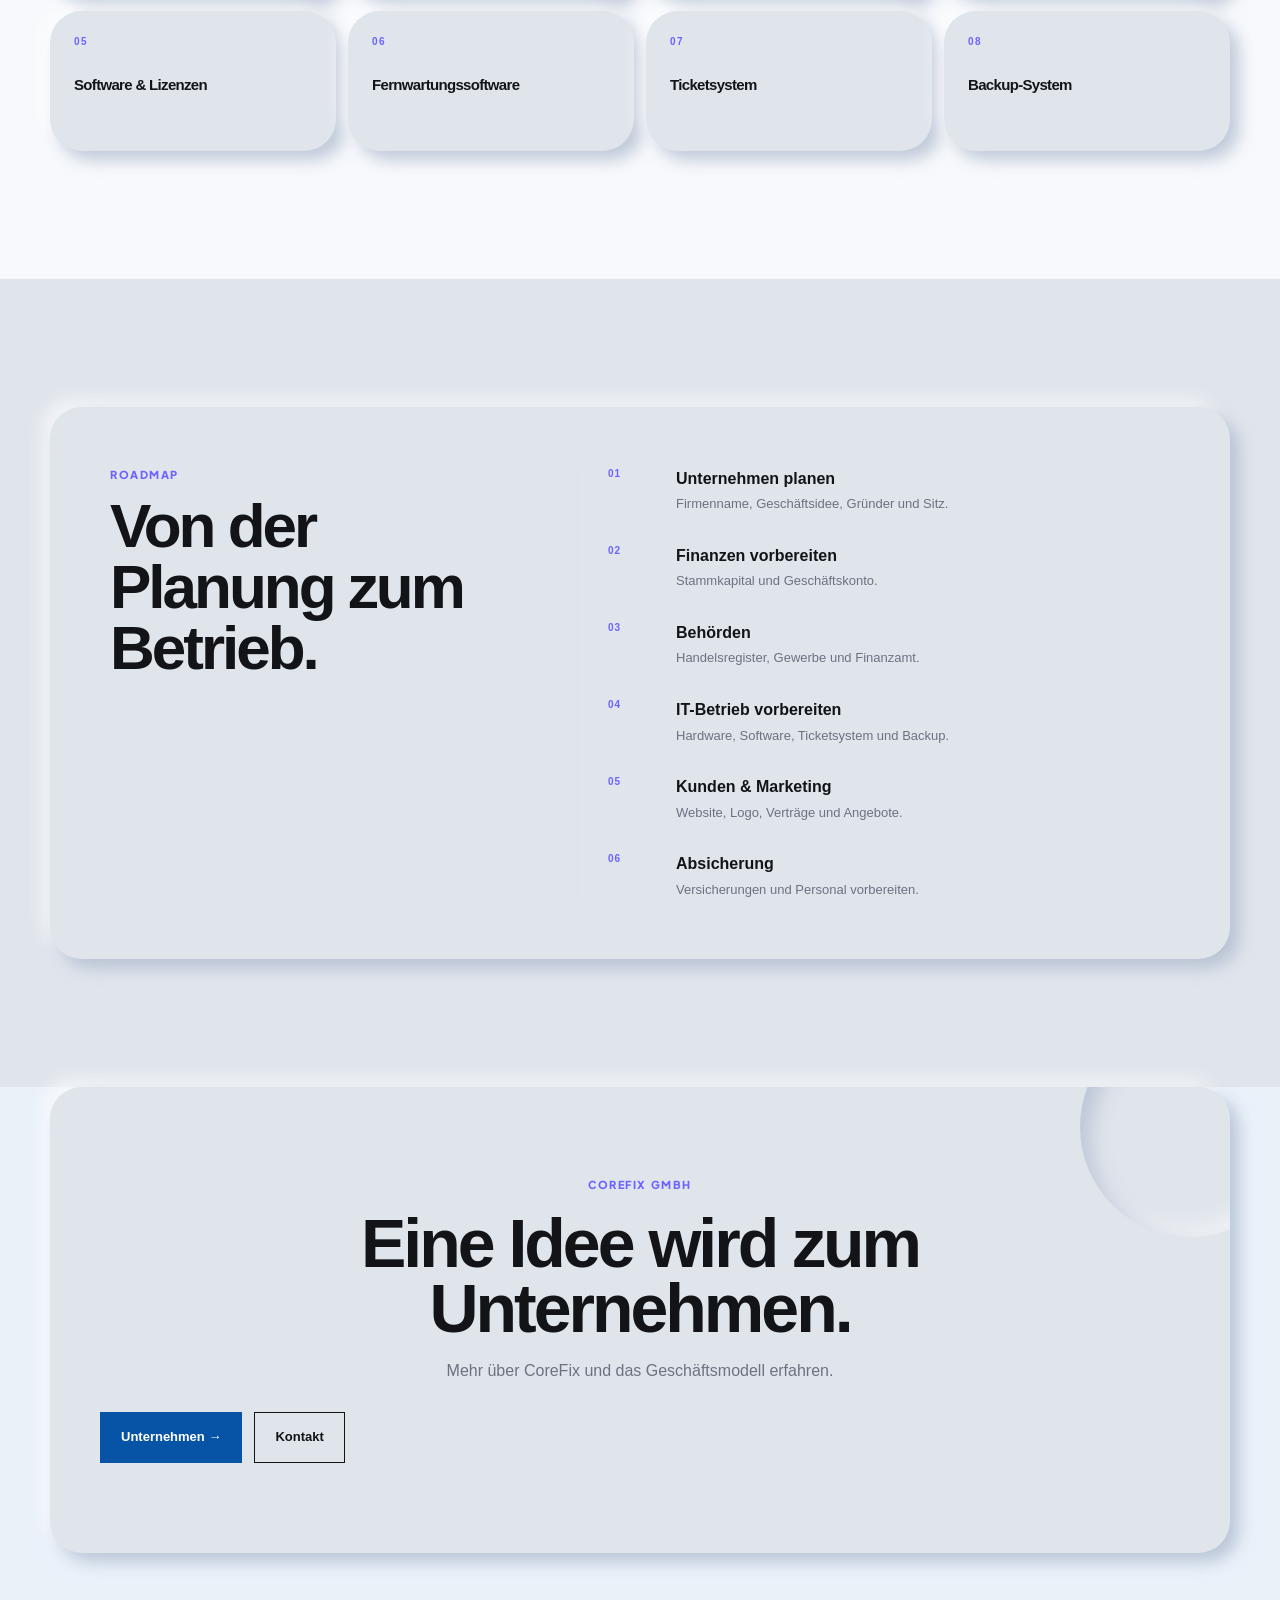
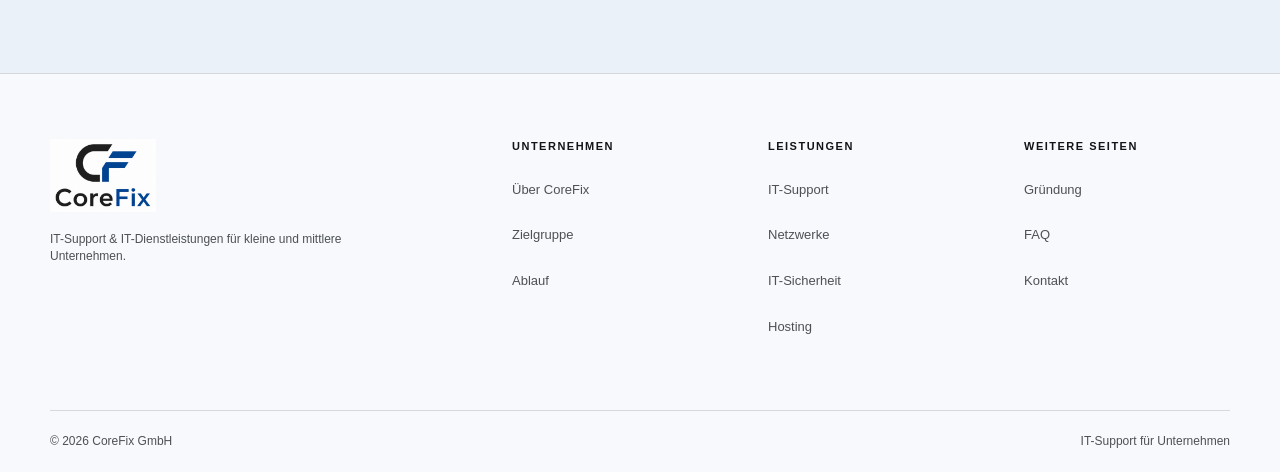
<file: gruendung.html>
<!DOCTYPE html>
<html lang="de">

<head>
    <meta charset="UTF-8">
    <meta name="viewport" content="width=device-width, initial-scale=1.0">

    <title>Gründung | CoreFix GmbH</title>

    <meta
        name="description"
        content="Die geplanten Gründungsschritte und Voraussetzungen der CoreFix GmbH."
    >

    <link rel="stylesheet" href="css/style.css">
</head>


<body class="enterprise-site">

<!-- =====================================================
     HEADER
===================================================== -->

<header class="header" id="header">

    <div class="container nav-container">

        <a href="index.html" class="logo">

            <div class="logo-icon">
                CF
            </div>

            <div class="logo-text">
                Core<span>Fix</span>
                <small>GmbH</small>
            </div>

        </a>


        <nav class="navigation" id="navigation">

            <a href="index.html">
                Startseite
            </a>

            <a href="unternehmen.html">
                Unternehmen
            </a>

            <a href="leistungen.html">
                Leistungen
            </a>

            <a href="zielgruppe.html">
                Zielgruppe
            </a>

            <a href="prozess.html">
                Ablauf
            </a>

            <a href="gruendung.html" class="active">
                Gründung
            </a>

            <a href="faq.html">
                FAQ
            </a>

            <a href="anmelden.html">
                Anmelden
            </a>

            <a href="kontakt.html" class="nav-button">
                Kontakt
            </a>

        </nav>


        <button
            class="menu-button"
            id="menuButton"
            aria-label="Navigation öffnen">

            <span></span>
            <span></span>
            <span></span>

        </button>

    </div>

</header>



<!-- =====================================================
     HERO
===================================================== -->

<main>

<section class="page-hero">

    <div class="hero-grid"></div>

    <div class="hero-glow hero-glow-one"></div>

    <div class="hero-glow hero-glow-two"></div>


    <div class="container page-hero-container">

        <div class="page-hero-content">

            <div class="hero-badge">

                <span class="status-dot"></span>

                CoreFix GmbH · Gründung

            </div>


            <h1>

                Vom Konzept

                <span>
                    zur belastbaren Organisation.
                </span>

            </h1>


            <p>

                Die wesentlichen Grundlagen für einen
                professionellen Aufbau der CoreFix GmbH.

            </p>

        </div>


        <div class="page-hero-number">

            <span>
                07
            </span>

            <small>
                GRÜNDUNGS<br>
                BEREICHE
            </small>

        </div>

    </div>

</section>



<!-- =====================================================
     INTRO
===================================================== -->

<section class="founding-intro">

    <div class="container">

        <div class="founding-intro-grid">

            <div>

                <span class="section-label">
                    GRÜNDUNG
                </span>

                <h2>
                    Welche Grundlagen
                    schaffen Vertrauen?
                </h2>

            </div>


            <div>

                <p class="large-text">
                    Ein belastbares Unternehmen entsteht durch klare
                    Strukturen, verantwortungsvolle Planung und
                    verlässliche Prozesse in allen Geschäftsbereichen.
                </p>

            </div>

        </div>

    </div>

</section>



<!-- =====================================================
     GRÜNDUNGSFORTSCHRITT
===================================================== -->

<section class="founding-progress-section">

    <div class="container">

        <div class="founding-progress-box">

            <div class="founding-progress-top">

                <div>

                    <span class="section-label">
                        GRÜNDUNGSPLAN
                    </span>

                    <h2>
                        CoreFix GmbH
                    </h2>

                </div>


                <div class="progress-counter">
                    07
                    <span>
                        Bereiche
                    </span>
                </div>

            </div>


            <div class="progress-line">

                <span class="progress-active"></span>

            </div>


            <div class="progress-labels">

                <span>
                    Grundlegendes
                </span>

                <span>
                    Finanzen
                </span>

                <span>
                    Behörden
                </span>

                <span>
                    IT-Betrieb
                </span>

                <span>
                    Kunden
                </span>

                <span>
                    Versicherungen
                </span>

                <span>
                    Personal
                </span>

            </div>

        </div>

    </div>

</section>



<!-- =====================================================
     GRÜNDUNGSBEREICHE
===================================================== -->

<section class="founding-section">

    <div class="container">

        <div class="section-heading">

            <span class="section-label">
                CHECKLISTE
            </span>

            <h2>
                Die sieben Bereiche
                der Gründung.
            </h2>

            <p>
                Die bisher geplanten Punkte für
                die CoreFix GmbH.
            </p>

        </div>


        <div class="founding-grid-large">


            <!-- 01 -->

            <article class="founding-large-card">

                <div class="founding-card-header">

                    <span>
                        01
                    </span>

                    <div class="founding-card-icon">
                        ◇
                    </div>

                </div>


                <h3>
                    Grundlegendes
                </h3>


                <p>
                    Die wichtigsten Grundlagen
                    des Unternehmens.
                </p>


                <ul>

                    <li>
                        Firmenname: CoreFix GmbH
                    </li>

                    <li>
                        Geschäftsidee /
                        Unternehmenszweck:
                        IT-Dienstleistungen / IT-Support
                    </li>

                    <li>
                        IT-Support für kleine
                        und mittlere Unternehmen
                    </li>

                    <li>
                        Gründer / Gesellschafter
                    </li>

                    <li>
                        Unternehmenssitz
                    </li>

                </ul>

            </article>



            <!-- 02 -->

            <article class="founding-large-card">

                <div class="founding-card-header">

                    <span>
                        02
                    </span>

                    <div class="founding-card-icon">
                        €
                    </div>

                </div>


                <h3>
                    Finanzen
                </h3>


                <p>
                    Die finanziellen Grundlagen
                    der GmbH.
                </p>


                <ul>

                    <li>
                        Stammkapital: 25.000 €
                    </li>

                    <li>
                        Geschäftskonto
                    </li>

                </ul>

            </article>



            <!-- 03 -->

            <article class="founding-large-card">

                <div class="founding-card-header">

                    <span>
                        03
                    </span>

                    <div class="founding-card-icon">
                        §
                    </div>

                </div>


                <h3>
                    Gründung & Behörden
                </h3>


                <p>
                    Notwendige Schritte im
                    Zusammenhang mit Behörden.
                </p>


                <ul>

                    <li>
                        Eintragung ins Handelsregister
                    </li>

                    <li>
                        Gewerbeanmeldung
                    </li>

                    <li>
                        Anmeldung beim Finanzamt
                    </li>

                    <li>
                        Steuernummer
                    </li>

                </ul>

            </article>



            <!-- 04 -->

            <article class="founding-large-card featured">

                <div class="founding-card-header">

                    <span>
                        04
                    </span>

                    <div class="founding-card-icon">
                        //
                    </div>

                </div>


                <h3>
                    IT-Betrieb
                </h3>


                <p>
                    Die technische Ausstattung
                    für den Betrieb.
                </p>


                <ul>

                    <li>
                        Computer / Laptops
                    </li>

                    <li>
                        Werkzeug & IT-Zubehör
                    </li>

                    <li>
                        Testgeräte
                    </li>

                    <li>
                        Server / Cloud-Speicher
                    </li>

                    <li>
                        Software & Lizenzen
                    </li>

                    <li>
                        Fernwartungssoftware
                    </li>

                    <li>
                        Ticketsystem für Kunden
                    </li>

                    <li>
                        Backup-System
                    </li>

                </ul>

            </article>



            <!-- 05 -->

            <article class="founding-large-card">

                <div class="founding-card-header">

                    <span>
                        05
                    </span>

                    <div class="founding-card-icon">
                        ↗
                    </div>

                </div>


                <h3>
                    Kunden & Marketing
                </h3>


                <p>
                    Grundlagen für Kunden
                    und Außenauftritt.
                </p>


                <ul>

                    <li>
                        Firmenlogo
                    </li>

                    <li>
                        Website
                    </li>

                    <li>
                        Firmen-E-Mail-Adressen
                    </li>

                    <li>
                        Preis-/Leistungsangebote
                    </li>

                    <li>
                        Kundenverträge
                    </li>

                    <li>
                        AGB
                    </li>

                    <li>
                        Datenschutz /
                        Datenschutzerklärung
                    </li>

                </ul>

            </article>



            <!-- 06 -->

            <article class="founding-large-card">

                <div class="founding-card-header">

                    <span>
                        06
                    </span>

                    <div class="founding-card-icon">
                        +
                    </div>

                </div>


                <h3>
                    Versicherungen
                </h3>


                <p>
                    Vorgesehene Versicherungen
                    für das Unternehmen.
                </p>


                <ul>

                    <li>
                        Betriebshaftpflicht
                    </li>

                    <li>
                        Berufshaftpflicht
                    </li>

                    <li>
                        Geschäftsinhaltsversicherung
                    </li>

                </ul>

            </article>



            <!-- 07 -->

            <article class="founding-large-card">

                <div class="founding-card-header">

                    <span>
                        07
                    </span>

                    <div class="founding-card-icon">
                        #
                    </div>

                </div>


                <h3>
                    Personal
                </h3>


                <p>
                    Grundlagen für zukünftige
                    Mitarbeiter.
                </p>


                <ul>

                    <li>
                        Mitarbeiter einstellen
                    </li>

                    <li>
                        Arbeitsverträge
                    </li>

                    <li>
                        Lohnabrechnung
                    </li>

                    <li>
                        Sozialversicherung
                    </li>

                    <li>
                        Berufsgenossenschaft
                    </li>

                </ul>

            </article>


        </div>

    </div>

</section>



<!-- =====================================================
     STAMMKAPITAL
===================================================== -->

<section class="capital-section">

    <div class="container">

        <div class="capital-box">


            <div class="capital-content">

                <span class="section-label">
                    FINANZEN
                </span>

                <h2>
                    25.000 €
                </h2>

                <p>
                    Als bisher vorgesehener Betrag
                    für das Stammkapital der
                    CoreFix GmbH.
                </p>

            </div>


            <div class="capital-visual">

                <div class="capital-circle">

                    <span>
                        €
                    </span>

                </div>


                <div class="capital-lines">

                    <span></span>
                    <span></span>
                    <span></span>

                </div>

            </div>


        </div>

    </div>

</section>



<!-- =====================================================
     IT-AUSSTATTUNG
===================================================== -->

<section class="equipment-section">

    <div class="container">


        <div class="section-heading">

            <span class="section-label">
                IT-BETRIEB
            </span>

            <h2>
                Die technische
                Grundlage.
            </h2>

            <p>
                Für den geplanten IT-Betrieb werden
                verschiedene technische Komponenten
                benötigt.
            </p>

        </div>


        <div class="equipment-grid">


            <div class="equipment-item">

                <span>
                    01
                </span>

                <h3>
                    Computer / Laptops
                </h3>

            </div>


            <div class="equipment-item">

                <span>
                    02
                </span>

                <h3>
                    Werkzeug & IT-Zubehör
                </h3>

            </div>


            <div class="equipment-item">

                <span>
                    03
                </span>

                <h3>
                    Testgeräte
                </h3>

            </div>


            <div class="equipment-item">

                <span>
                    04
                </span>

                <h3>
                    Server / Cloud-Speicher
                </h3>

            </div>


            <div class="equipment-item">

                <span>
                    05
                </span>

                <h3>
                    Software & Lizenzen
                </h3>

            </div>


            <div class="equipment-item">

                <span>
                    06
                </span>

                <h3>
                    Fernwartungssoftware
                </h3>

            </div>


            <div class="equipment-item">

                <span>
                    07
                </span>

                <h3>
                    Ticketsystem
                </h3>

            </div>


            <div class="equipment-item">

                <span>
                    08
                </span>

                <h3>
                    Backup-System
                </h3>

            </div>


        </div>

    </div>

</section>



<!-- =====================================================
     ROADMAP
===================================================== -->

<section class="founding-roadmap">

    <div class="container">


        <div class="roadmap-box">


            <div class="roadmap-title">

                <span class="section-label">
                    ROADMAP
                </span>

                <h2>
                    Von der Planung
                    zum Betrieb.
                </h2>

            </div>


            <div class="roadmap-list">


                <div class="roadmap-item">

                    <span>
                        01
                    </span>

                    <div>

                        <strong>
                            Unternehmen planen
                        </strong>

                        <p>
                            Firmenname, Geschäftsidee,
                            Gründer und Sitz.
                        </p>

                    </div>

                </div>


                <div class="roadmap-item">

                    <span>
                        02
                    </span>

                    <div>

                        <strong>
                            Finanzen vorbereiten
                        </strong>

                        <p>
                            Stammkapital und
                            Geschäftskonto.
                        </p>

                    </div>

                </div>


                <div class="roadmap-item">

                    <span>
                        03
                    </span>

                    <div>

                        <strong>
                            Behörden
                        </strong>

                        <p>
                            Handelsregister,
                            Gewerbe und Finanzamt.
                        </p>

                    </div>

                </div>


                <div class="roadmap-item">

                    <span>
                        04
                    </span>

                    <div>

                        <strong>
                            IT-Betrieb vorbereiten
                        </strong>

                        <p>
                            Hardware, Software,
                            Ticketsystem und Backup.
                        </p>

                    </div>

                </div>


                <div class="roadmap-item">

                    <span>
                        05
                    </span>

                    <div>

                        <strong>
                            Kunden & Marketing
                        </strong>

                        <p>
                            Website, Logo, Verträge
                            und Angebote.
                        </p>

                    </div>

                </div>


                <div class="roadmap-item">

                    <span>
                        06
                    </span>

                    <div>

                        <strong>
                            Absicherung
                        </strong>

                        <p>
                            Versicherungen und
                            Personal vorbereiten.
                        </p>

                    </div>

                </div>


            </div>

        </div>

    </div>

</section>



<!-- =====================================================
     CTA
===================================================== -->

<section class="cta-section">

    <div class="container">

        <div class="cta-box">

            <div class="cta-glow"></div>


            <div class="cta-content">

                <span class="section-label">
                    COREfix GmbH
                </span>


                <h2>
                    Eine Idee wird
                    zum Unternehmen.
                </h2>


                <p>
                    Mehr über CoreFix und
                    das Geschäftsmodell erfahren.
                </p>


                <div class="hero-buttons">

                    <a
                        href="unternehmen.html"
                        class="button button-primary">

                        Unternehmen →

                    </a>


                    <a
                        href="kontakt.html"
                        class="button button-secondary">

                        Kontakt

                    </a>

                </div>

            </div>

        </div>

    </div>

</section>


</main>



<!-- =====================================================
     FOOTER
===================================================== -->

<footer>

    <div class="container">

        <div class="footer-main">


            <div class="footer-brand">

                <a href="index.html" class="logo">

                    <div class="logo-icon">
                        CF
                    </div>

                    <div class="logo-text">
                        Core<span>Fix</span>
                        <small>GmbH</small>
                    </div>

                </a>


                <p>
                    IT-Support & IT-Dienstleistungen
                    für kleine und mittlere Unternehmen.
                </p>

            </div>



            <div class="footer-column">

                <h4>
                    Unternehmen
                </h4>

                <a href="unternehmen.html">
                    Über CoreFix
                </a>

                <a href="zielgruppe.html">
                    Zielgruppe
                </a>

                <a href="prozess.html">
                    Ablauf
                </a>

            </div>



            <div class="footer-column">

                <h4>
                    Leistungen
                </h4>

                <a href="leistungen.html">
                    IT-Support
                </a>

                <a href="leistungen.html">
                    Netzwerke
                </a>

                <a href="leistungen.html">
                    IT-Sicherheit
                </a>

                <a href="leistungen.html">
                    Hosting
                </a>

            </div>



            <div class="footer-column">

                <h4>
                    Weitere Seiten
                </h4>

                <a href="gruendung.html">
                    Gründung
                </a>

                <a href="faq.html">
                    FAQ
                </a>

                <a href="kontakt.html">
                    Kontakt
                </a>

            </div>


        </div>


        <div class="footer-bottom">

            <span>
                © <span id="year"></span> CoreFix GmbH
            </span>

            <span>
                IT-Support für Unternehmen
            </span>

        </div>

    </div>

</footer>


<button
    id="topButton"
    aria-label="Nach oben">

    ↑

</button>



<script src="js/script.js"></script>

</body>

</html>
</file>
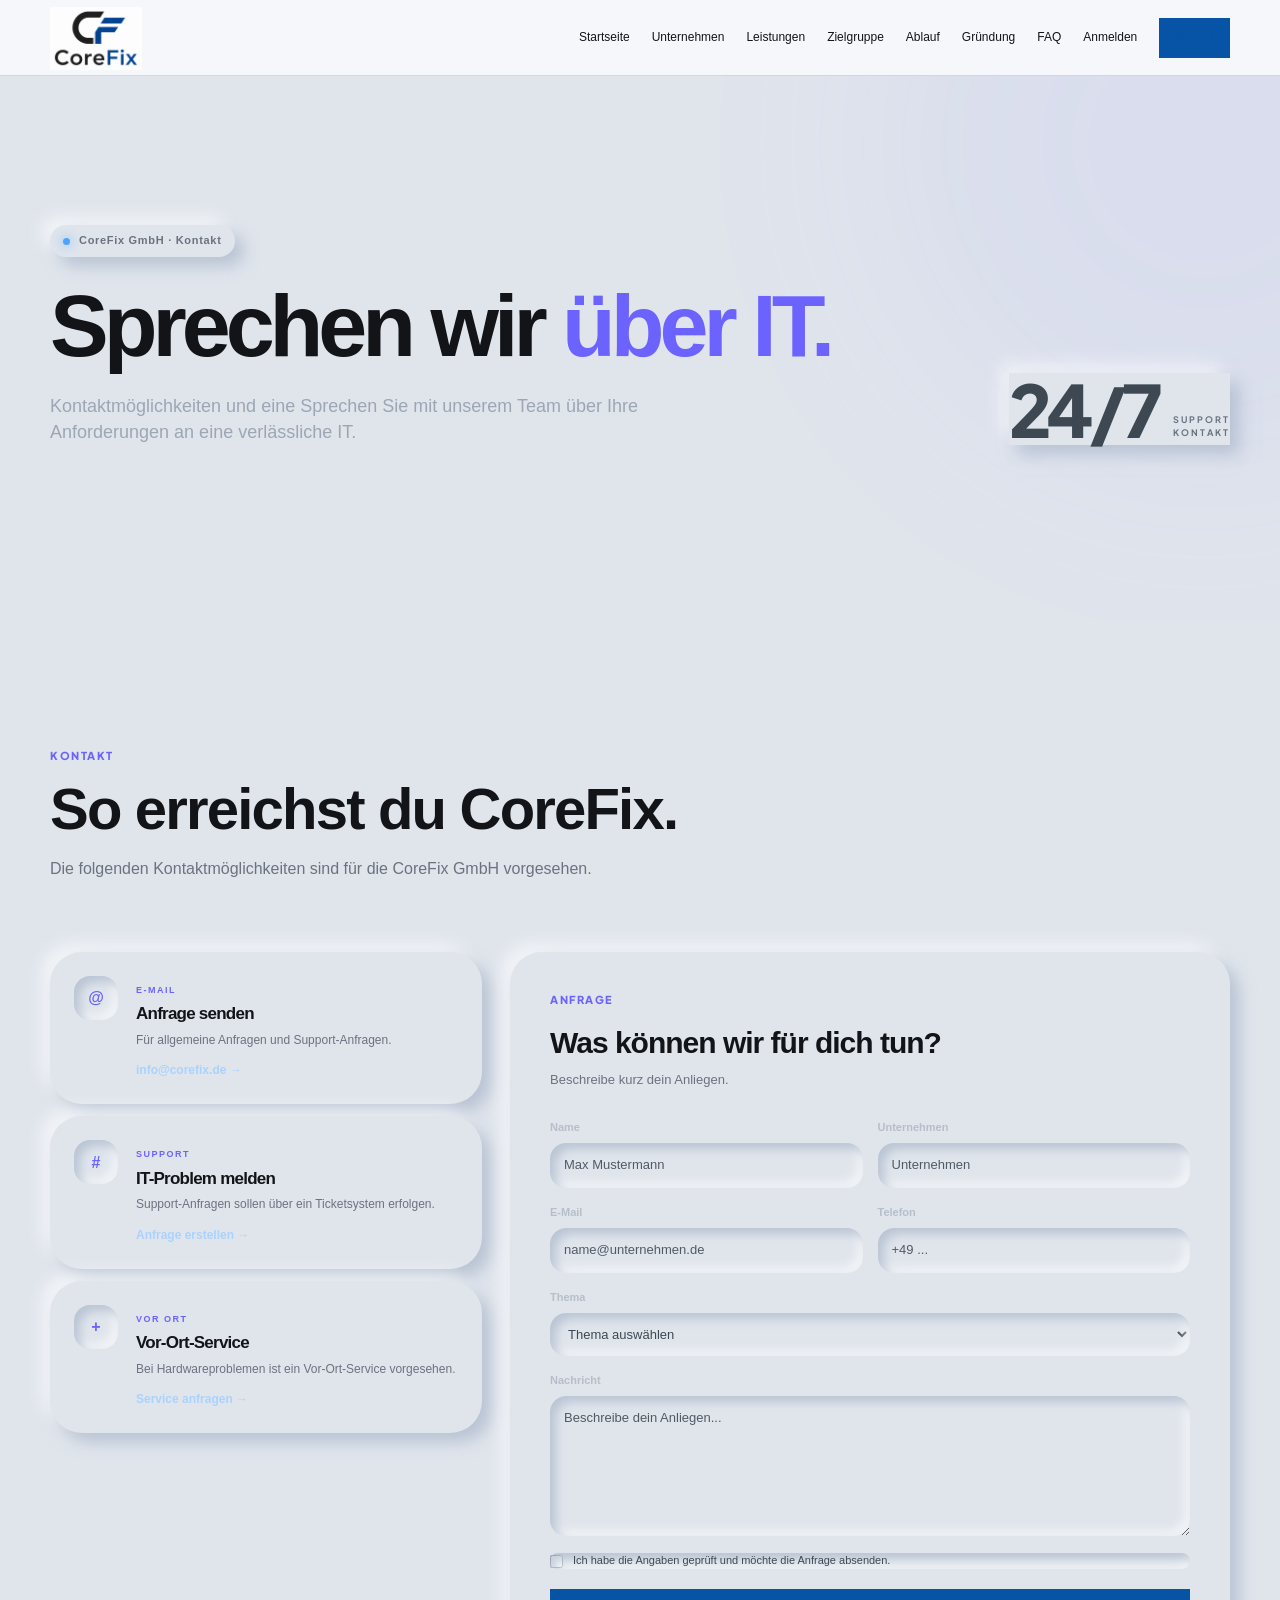
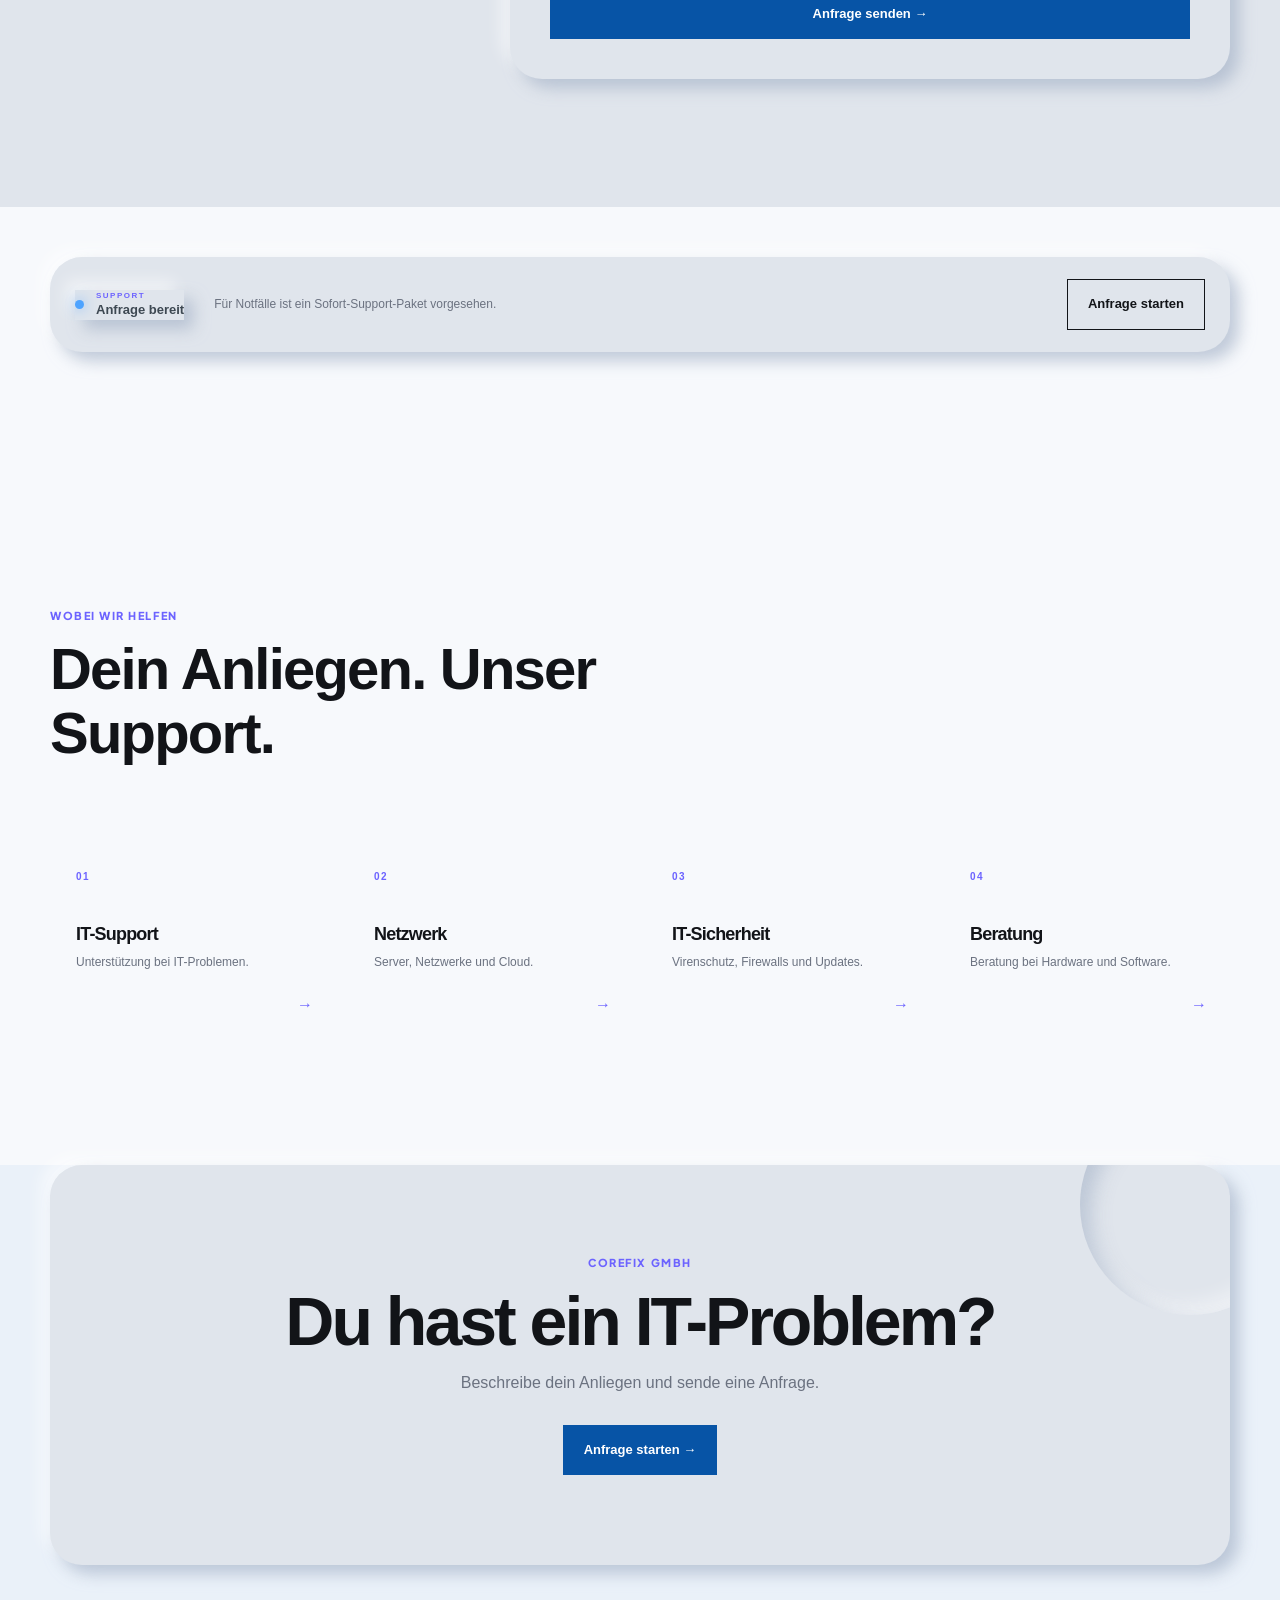
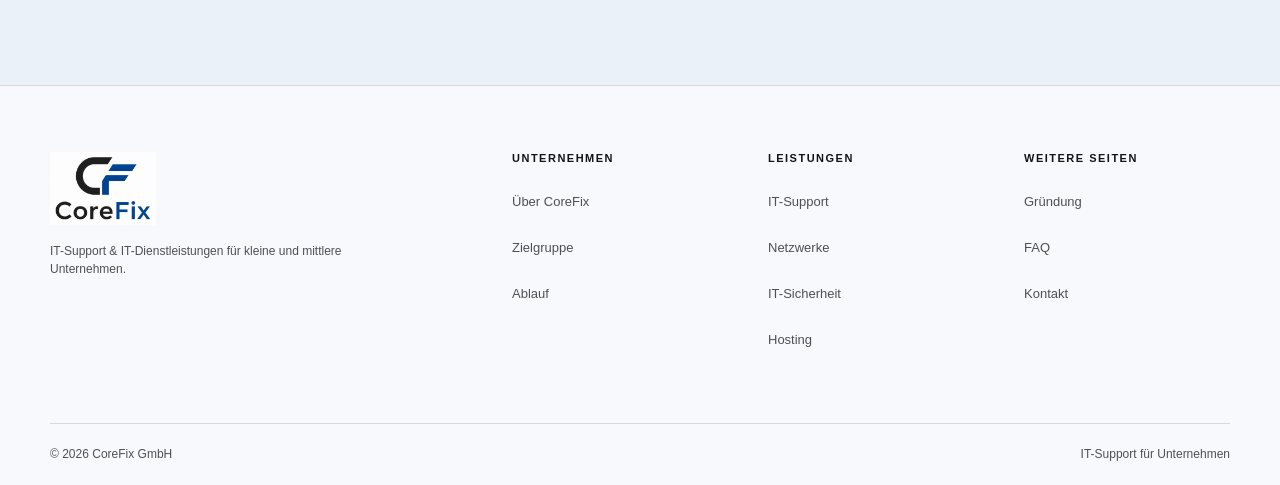
<file: kontakt.html>
<!DOCTYPE html>
<html lang="de">

<head>
    <meta charset="UTF-8">
    <meta name="viewport" content="width=device-width, initial-scale=1.0">

    <title>Kontakt | CoreFix GmbH</title>

    <meta
        name="description"
        content="Kontaktseite der CoreFix GmbH – IT-Support für kleine und mittlere Unternehmen."
    >

    <link rel="stylesheet" href="css/style.css">
</head>


<body class="enterprise-site">

<!-- =====================================================
     HEADER
===================================================== -->

<header class="header" id="header">

    <div class="container nav-container">

        <a href="index.html" class="logo">

            <div class="logo-icon">
                CF
            </div>

            <div class="logo-text">
                Core<span>Fix</span>
                <small>GmbH</small>
            </div>

        </a>


        <nav class="navigation" id="navigation">

            <a href="index.html">
                Startseite
            </a>

            <a href="unternehmen.html">
                Unternehmen
            </a>

            <a href="leistungen.html">
                Leistungen
            </a>

            <a href="zielgruppe.html">
                Zielgruppe
            </a>

            <a href="prozess.html">
                Ablauf
            </a>

            <a href="gruendung.html">
                Gründung
            </a>

            <a href="faq.html">
                FAQ
            </a>

            <a href="anmelden.html">
                Anmelden
            </a>

            <a href="kontakt.html" class="nav-button active">
                Kontakt
            </a>

        </nav>


        <button
            class="menu-button"
            id="menuButton"
            aria-label="Navigation öffnen">

            <span></span>
            <span></span>
            <span></span>

        </button>

    </div>

</header>



<!-- =====================================================
     HERO
===================================================== -->

<main>

<section class="page-hero contact-hero">

    <div class="hero-grid"></div>

    <div class="hero-glow hero-glow-one"></div>

    <div class="hero-glow hero-glow-two"></div>


    <div class="container page-hero-container">

        <div class="page-hero-content">

            <div class="hero-badge">

                <span class="status-dot"></span>

                CoreFix GmbH · Kontakt

            </div>


            <h1>

                Sprechen wir

                <span>
                    über IT.
                </span>

            </h1>


            <p>

                Kontaktmöglichkeiten und eine
                Sprechen Sie mit unserem Team über
                Ihre Anforderungen an eine verlässliche IT.

            </p>

        </div>


        <div class="page-hero-number">

            <span>
                24/7
            </span>

            <small>
                SUPPORT<br>
                KONTAKT
            </small>

        </div>

    </div>

</section>



<!-- =====================================================
     KONTAKT BEREICH
===================================================== -->

<section class="contact-section">

    <div class="container">


        <div class="section-heading">

            <span class="section-label">
                KONTAKT
            </span>

            <h2>
                So erreichst du
                CoreFix.
            </h2>

            <p>
                Die folgenden Kontaktmöglichkeiten
                sind für die CoreFix GmbH vorgesehen.
            </p>

        </div>



        <div class="contact-grid">


            <!-- KONTAKT INFO -->

            <div class="contact-info">


                <div class="contact-info-card">

                    <div class="contact-icon">
                        @
                    </div>

                    <div>

                        <span>
                            E-MAIL
                        </span>

                        <h3>
                            Anfrage senden
                        </h3>

                        <p>
                            Für allgemeine Anfragen
                            und Support-Anfragen.
                        </p>

                        <a
                            href="mailto:info@corefix.de">

                            info@corefix.de →

                        </a>

                    </div>

                </div>



                <div class="contact-info-card">

                    <div class="contact-icon">
                        #
                    </div>

                    <div>

                        <span>
                            SUPPORT
                        </span>

                        <h3>
                            IT-Problem melden
                        </h3>

                        <p>
                            Support-Anfragen sollen
                            über ein Ticketsystem erfolgen.
                        </p>

                        <a href="#kontaktformular">
                            Anfrage erstellen →
                        </a>

                    </div>

                </div>



                <div class="contact-info-card">

                    <div class="contact-icon">
                        +
                    </div>

                    <div>

                        <span>
                            VOR ORT
                        </span>

                        <h3>
                            Vor-Ort-Service
                        </h3>

                        <p>
                            Bei Hardwareproblemen ist
                            ein Vor-Ort-Service vorgesehen.
                        </p>

                        <a href="#kontaktformular">
                            Service anfragen →
                        </a>

                    </div>

                </div>


            </div>



            <!-- FORMULAR -->

            <div
                class="contact-form-wrapper"
                id="kontaktformular">


                <div class="form-header">

                    <span class="section-label">
                        ANFRAGE
                    </span>

                    <h3>
                        Was können wir
                        für dich tun?
                    </h3>

                    <p>
                        Beschreibe kurz dein Anliegen.
                    </p>

                </div>


                <form id="contactForm">


                    <div class="form-row">


                        <div class="form-group">

                            <label for="name">
                                Name
                            </label>

                            <input
                                type="text"
                                id="name"
                                name="name"
                                placeholder="Max Mustermann"
                                required>

                        </div>


                        <div class="form-group">

                            <label for="company">
                                Unternehmen
                            </label>

                            <input
                                type="text"
                                id="company"
                                name="company"
                                placeholder="Unternehmen">

                        </div>


                    </div>



                    <div class="form-row">


                        <div class="form-group">

                            <label for="email">
                                E-Mail
                            </label>

                            <input
                                type="email"
                                id="email"
                                name="email"
                                placeholder="name@unternehmen.de"
                                required>

                        </div>


                        <div class="form-group">

                            <label for="phone">
                                Telefon
                            </label>

                            <input
                                type="tel"
                                id="phone"
                                name="phone"
                                placeholder="+49 ...">

                        </div>


                    </div>



                    <div class="form-group">

                        <label for="service">
                            Thema
                        </label>

                        <select
                            id="service"
                            name="service"
                            required>

                            <option value="">
                                Thema auswählen
                            </option>

                            <option value="support">
                                IT-Support
                            </option>

                            <option value="remote">
                                Fernwartung & Remote-Support
                            </option>

                            <option value="vor-ort">
                                Vor-Ort-Service
                            </option>

                            <option value="netzwerk">
                                Server, Netzwerke & Cloud
                            </option>

                            <option value="sicherheit">
                                IT-Sicherheit
                            </option>

                            <option value="backup">
                                Backup & Notfallkonzept
                            </option>

                            <option value="beratung">
                                Beratung
                            </option>

                            <option value="hosting">
                                Website- & E-Mail-Hosting
                            </option>

                        </select>

                    </div>



                    <div class="form-group">

                        <label for="message">
                            Nachricht
                        </label>

                        <textarea
                            id="message"
                            name="message"
                            rows="6"
                            placeholder="Beschreibe dein Anliegen..."
                            required></textarea>

                    </div>



                    <label class="checkbox-wrapper">

                        <input
                            type="checkbox"
                            id="privacy"
                            required>

                        <span>
                            Ich habe die Angaben geprüft
                            und möchte die Anfrage absenden.
                        </span>

                    </label>



                    <button
                        type="submit"
                        class="button button-primary form-submit">

                        Anfrage senden →

                    </button>


                    <div
                        id="formMessage"
                        class="form-message">
                    </div>


                </form>

            </div>


        </div>

    </div>

</section>



<!-- =====================================================
     SUPPORT STATUS
===================================================== -->

<section class="contact-status-section">

    <div class="container">


        <div class="support-status-box">


            <div class="support-status-left">

                <div class="live-indicator">

                    <span></span>

                </div>


                <div>

                    <span>
                        SUPPORT
                    </span>

                    <strong>
                        Anfrage bereit
                    </strong>

                </div>

            </div>


            <div class="support-status-text">

                <p>
                    Für Notfälle ist ein
                    Sofort-Support-Paket vorgesehen.
                </p>

            </div>


            <a
                href="#kontaktformular"
                class="button button-secondary">

                Anfrage starten

            </a>


        </div>

    </div>

</section>



<!-- =====================================================
     KONTAKT THEMEN
===================================================== -->

<section class="contact-topics-section">

    <div class="container">


        <div class="section-heading">

            <span class="section-label">
                WOBEI WIR HELFEN
            </span>

            <h2>
                Dein Anliegen.
                Unser Support.
            </h2>

        </div>


        <div class="contact-topics-grid">


            <a
                href="leistungen.html"
                class="contact-topic">

                <span>
                    01
                </span>

                <h3>
                    IT-Support
                </h3>

                <p>
                    Unterstützung bei
                    IT-Problemen.
                </p>

                <strong>
                    →
                </strong>

            </a>



            <a
                href="leistungen.html"
                class="contact-topic">

                <span>
                    02
                </span>

                <h3>
                    Netzwerk
                </h3>

                <p>
                    Server, Netzwerke
                    und Cloud.
                </p>

                <strong>
                    →
                </strong>

            </a>



            <a
                href="leistungen.html"
                class="contact-topic">

                <span>
                    03
                </span>

                <h3>
                    IT-Sicherheit
                </h3>

                <p>
                    Virenschutz,
                    Firewalls und Updates.
                </p>

                <strong>
                    →
                </strong>

            </a>



            <a
                href="leistungen.html"
                class="contact-topic">

                <span>
                    04
                </span>

                <h3>
                    Beratung
                </h3>

                <p>
                    Beratung bei
                    Hardware und Software.
                </p>

                <strong>
                    →
                </strong>

            </a>


        </div>

    </div>

</section>



<!-- =====================================================
     CTA
===================================================== -->

<section class="cta-section">

    <div class="container">

        <div class="cta-box">

            <div class="cta-glow"></div>


            <div class="cta-content">

                <span class="section-label">
                    COREfix GmbH
                </span>


                <h2>
                    Du hast ein
                    IT-Problem?
                </h2>


                <p>
                    Beschreibe dein Anliegen
                    und sende eine Anfrage.
                </p>


                <a
                    href="#kontaktformular"
                    class="button button-primary">

                    Anfrage starten →

                </a>

            </div>

        </div>

    </div>

</section>


</main>



<!-- =====================================================
     FOOTER
===================================================== -->

<footer>

    <div class="container">

        <div class="footer-main">


            <div class="footer-brand">

                <a href="index.html" class="logo">

                    <div class="logo-icon">
                        CF
                    </div>

                    <div class="logo-text">
                        Core<span>Fix</span>
                        <small>GmbH</small>
                    </div>

                </a>


                <p>
                    IT-Support & IT-Dienstleistungen
                    für kleine und mittlere Unternehmen.
                </p>

            </div>



            <div class="footer-column">

                <h4>
                    Unternehmen
                </h4>

                <a href="unternehmen.html">
                    Über CoreFix
                </a>

                <a href="zielgruppe.html">
                    Zielgruppe
                </a>

                <a href="prozess.html">
                    Ablauf
                </a>

            </div>



            <div class="footer-column">

                <h4>
                    Leistungen
                </h4>

                <a href="leistungen.html">
                    IT-Support
                </a>

                <a href="leistungen.html">
                    Netzwerke
                </a>

                <a href="leistungen.html">
                    IT-Sicherheit
                </a>

                <a href="leistungen.html">
                    Hosting
                </a>

            </div>



            <div class="footer-column">

                <h4>
                    Weitere Seiten
                </h4>

                <a href="gruendung.html">
                    Gründung
                </a>

                <a href="faq.html">
                    FAQ
                </a>

                <a href="kontakt.html">
                    Kontakt
                </a>

            </div>


        </div>


        <div class="footer-bottom">

            <span>
                © <span id="year"></span> CoreFix GmbH
            </span>

            <span>
                IT-Support für Unternehmen
            </span>

        </div>

    </div>

</footer>



<!-- =====================================================
     BACK TO TOP
===================================================== -->

<button
    id="topButton"
    aria-label="Nach oben">

    ↑

</button>



<script src="js/script.js"></script>

</body>

</html>
</file>
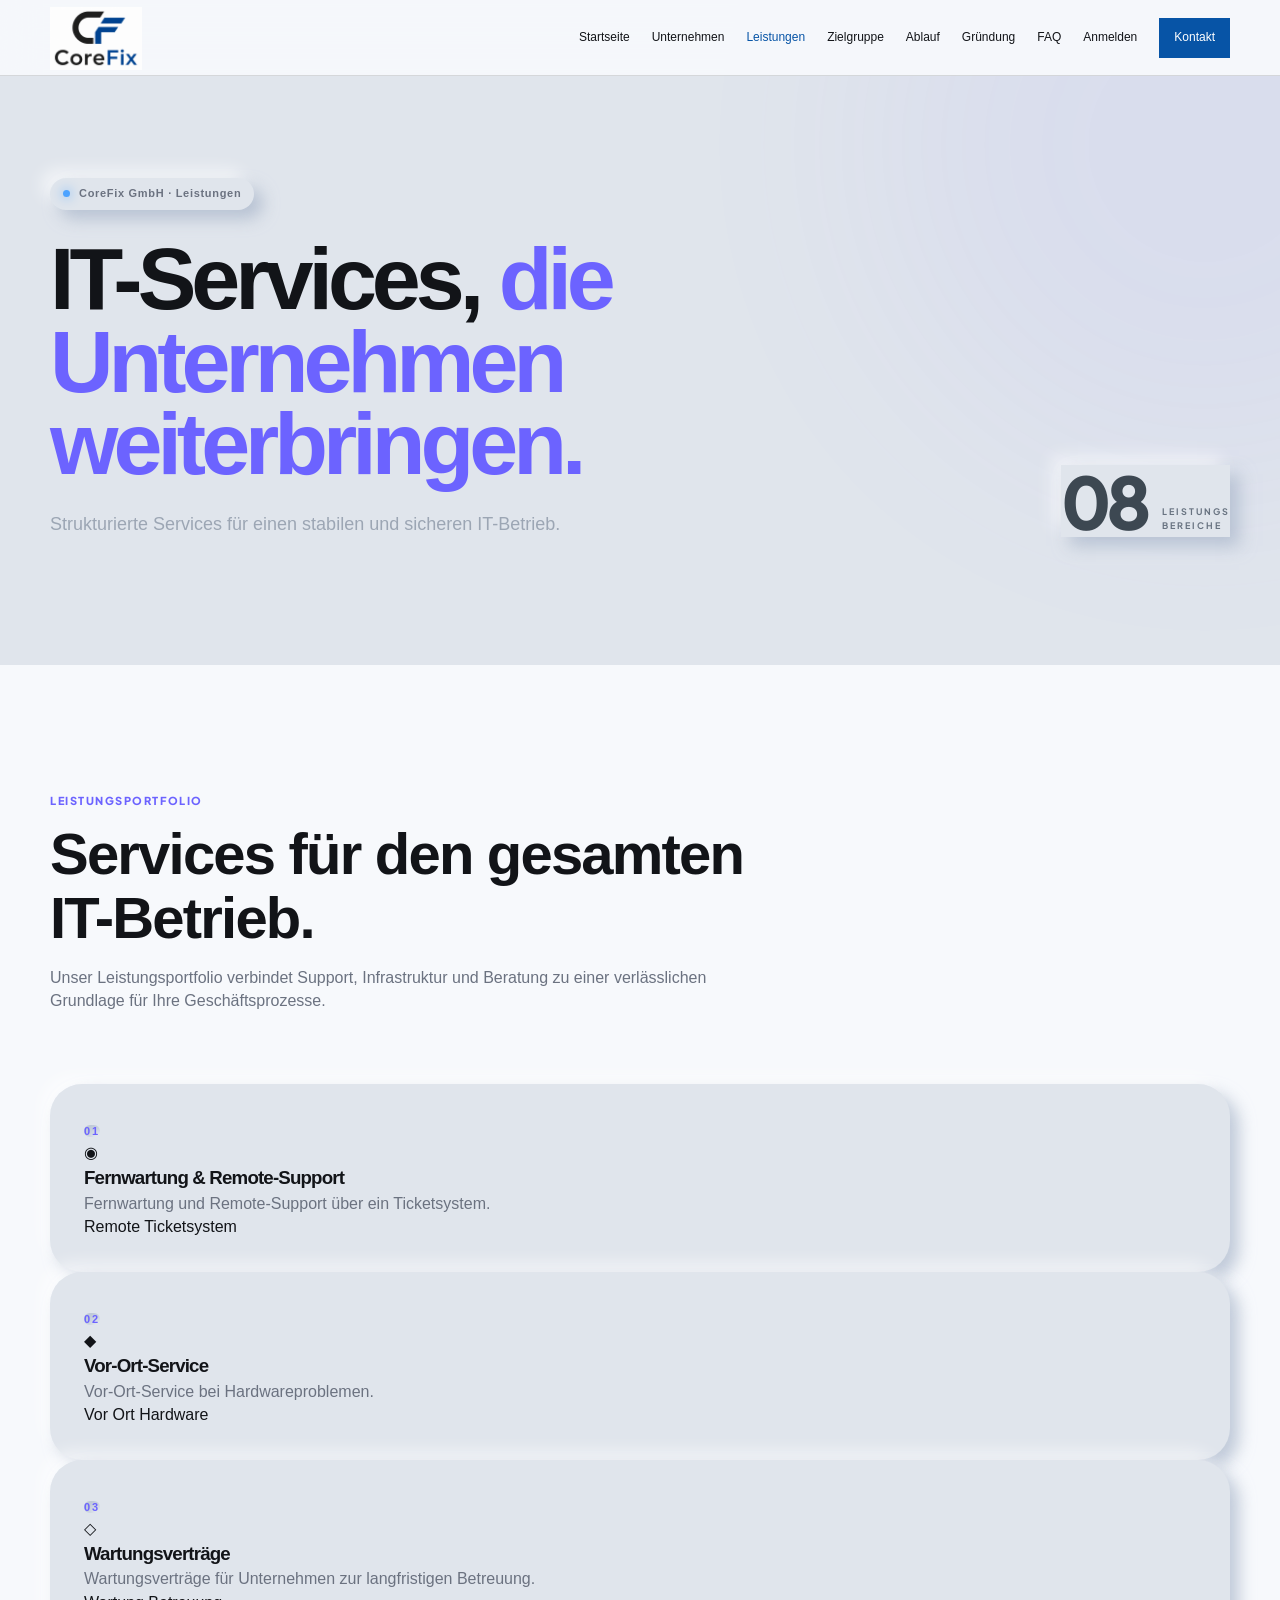
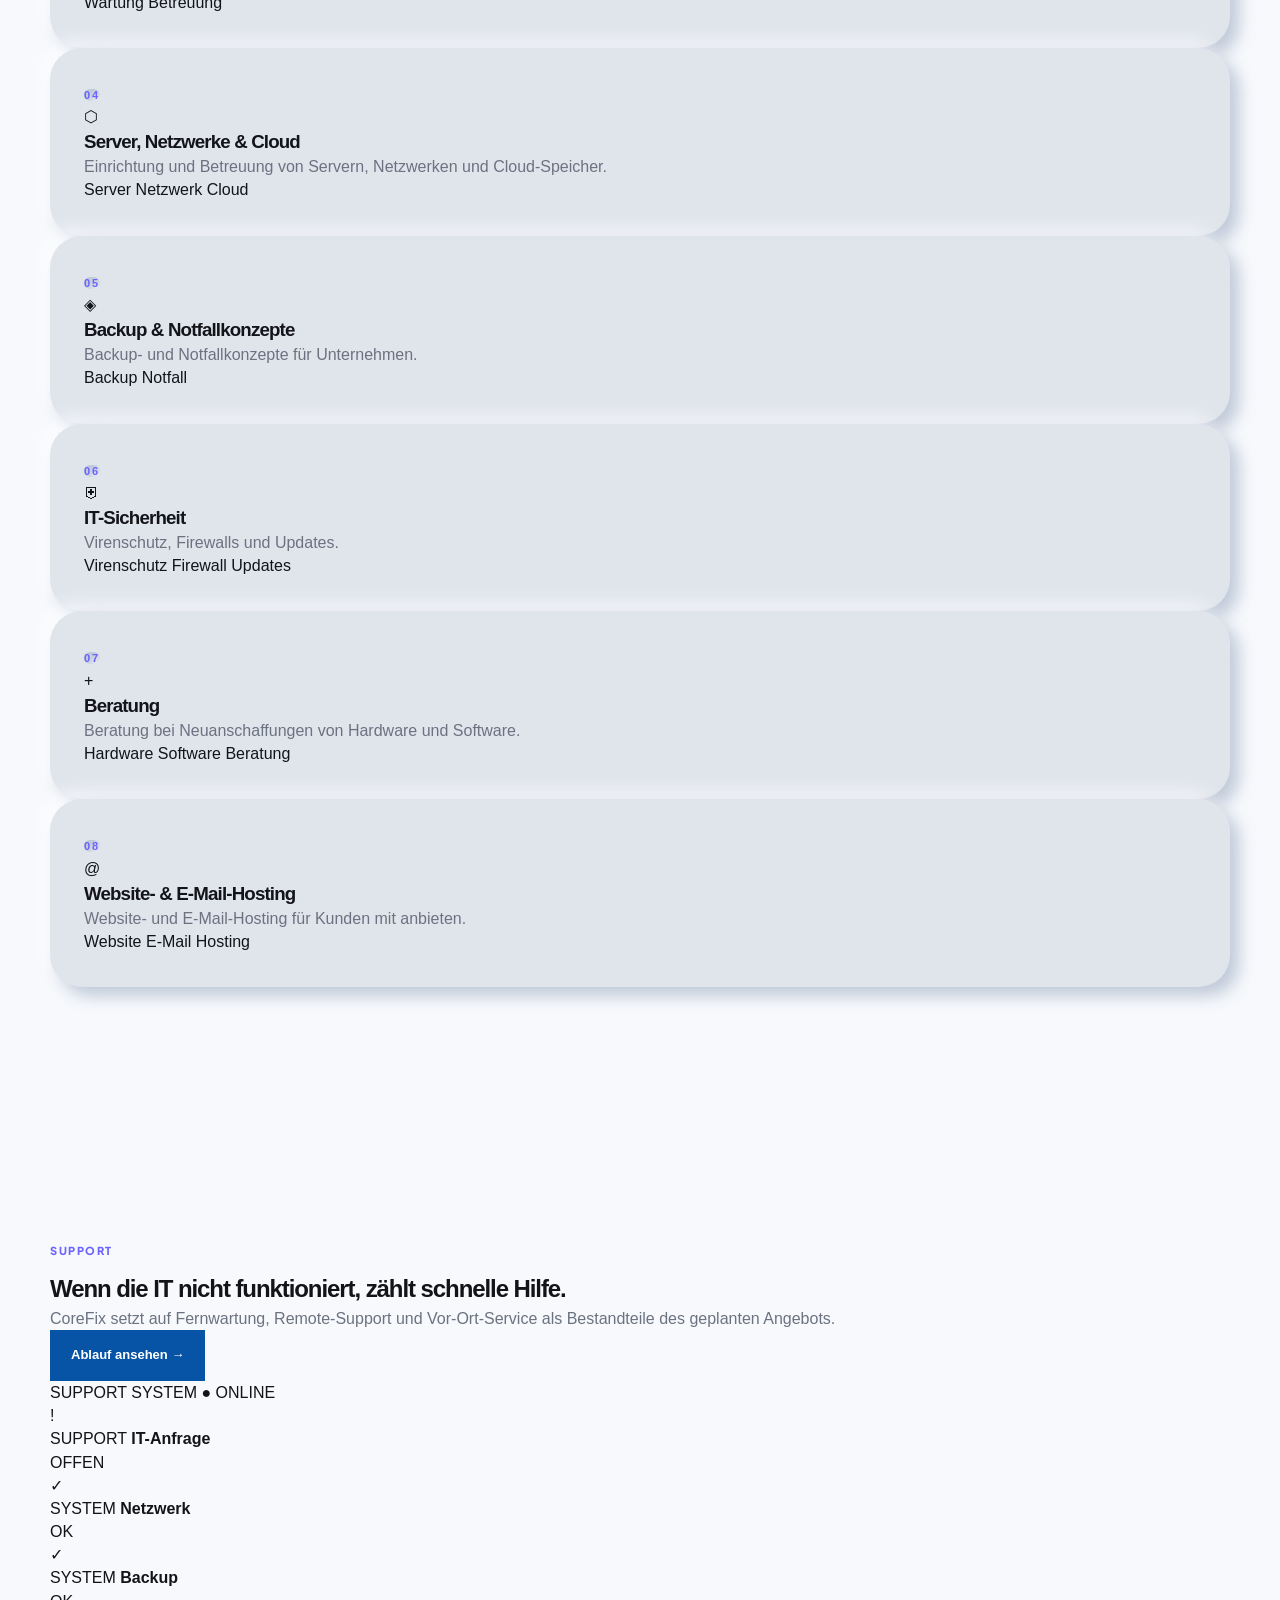
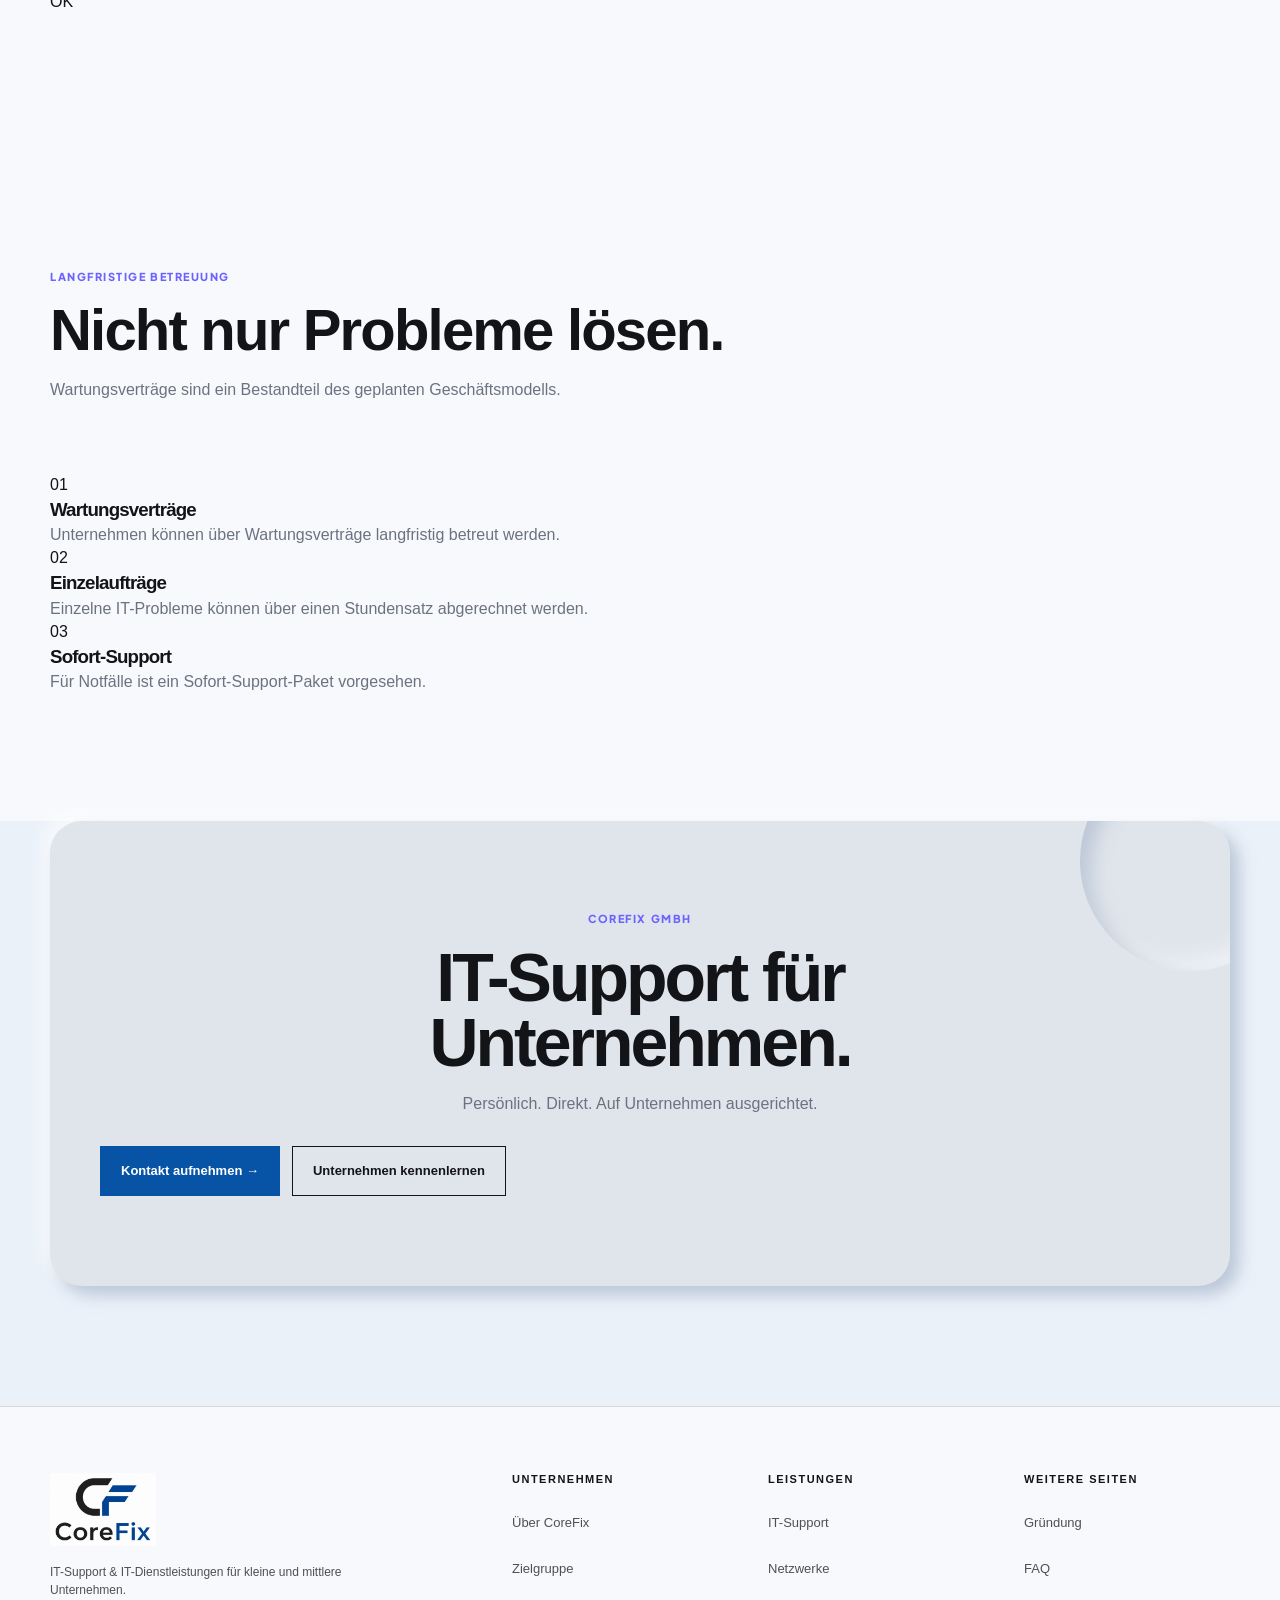
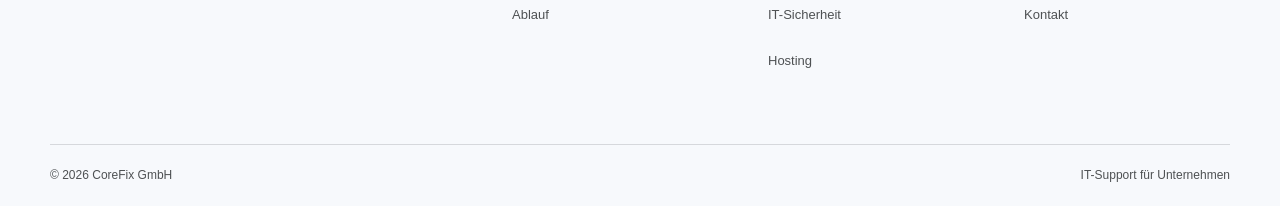
<file: leistungen.html>
<!DOCTYPE html>
<html lang="de">

<head>

    <meta charset="UTF-8">
    <meta name="viewport" content="width=device-width, initial-scale=1.0">

    <title>Leistungen | CoreFix GmbH</title>

    <meta
        name="description"
        content="Die geplanten IT-Leistungen der CoreFix GmbH für kleine und mittlere Unternehmen."
    >

    <link rel="stylesheet" href="css/style.css">

</head>


<body class="enterprise-site">


<!-- =====================================================
     HEADER
===================================================== -->

<header class="header" id="header">

    <div class="container nav-container">


        <a href="index.html" class="logo">

            <div class="logo-icon">
                CF
            </div>

            <div class="logo-text">
                Core<span>Fix</span>
                <small>GmbH</small>
            </div>

        </a>


        <nav class="navigation" id="navigation">

            <a href="index.html">
                Startseite
            </a>

            <a href="unternehmen.html">
                Unternehmen
            </a>

            <a href="leistungen.html" class="active">
                Leistungen
            </a>

            <a href="zielgruppe.html">
                Zielgruppe
            </a>

            <a href="prozess.html">
                Ablauf
            </a>

            <a href="gruendung.html">
                Gründung
            </a>

            <a href="faq.html">
                FAQ
            </a>

            <a href="anmelden.html">
                Anmelden
            </a>

            <a
                href="kontakt.html"
                class="nav-button">

                Kontakt

            </a>

        </nav>


        <button
            class="menu-button"
            id="menuButton"
            aria-label="Navigation öffnen">

            <span></span>
            <span></span>
            <span></span>

        </button>

    </div>

</header>



<!-- =====================================================
     HERO
===================================================== -->

<main>


<section class="page-hero">

    <div class="hero-grid"></div>

    <div class="hero-glow hero-glow-one"></div>


    <div class="container page-hero-container">


        <div class="page-hero-content">


            <div class="hero-badge">

                <span class="status-dot"></span>

                CoreFix GmbH · Leistungen

            </div>


            <h1>

                IT-Services,

                <span>
                    die Unternehmen
                    weiterbringen.
                </span>

            </h1>


            <p>

                Strukturierte Services für einen
                stabilen und sicheren IT-Betrieb.

            </p>


        </div>


        <div class="page-hero-number">

            <span>
                08
            </span>

            <small>
                LEISTUNGS<br>
                BEREICHE
            </small>

        </div>

    </div>

</section>



<!-- =====================================================
     LEISTUNGSÜBERSICHT
===================================================== -->

<section class="services-page">


    <div class="container">


        <div class="section-heading">

            <span class="section-label">
                LEISTUNGSPORTFOLIO
            </span>

            <h2>
                Services für den gesamten IT-Betrieb.
            </h2>

            <p>
                Unser Leistungsportfolio verbindet Support,
                Infrastruktur und Beratung zu einer verlässlichen
                Grundlage für Ihre Geschäftsprozesse.
            </p>

        </div>



        <div class="services-large-grid">


            <!-- 01 -->

            <article class="service-large-card">

                <div class="service-large-top">

                    <span class="service-number">
                        01
                    </span>

                    <div class="service-large-icon">
                        ◉
                    </div>

                </div>


                <h3>
                    Fernwartung & Remote-Support
                </h3>


                <p>
                    Fernwartung und Remote-Support
                    über ein Ticketsystem.
                </p>


                <div class="service-tags">

                    <span>
                        Remote
                    </span>

                    <span>
                        Ticketsystem
                    </span>

                </div>

            </article>



            <!-- 02 -->

            <article class="service-large-card">

                <div class="service-large-top">

                    <span class="service-number">
                        02
                    </span>

                    <div class="service-large-icon">
                        ◆
                    </div>

                </div>


                <h3>
                    Vor-Ort-Service
                </h3>


                <p>
                    Vor-Ort-Service bei
                    Hardwareproblemen.
                </p>


                <div class="service-tags">

                    <span>
                        Vor Ort
                    </span>

                    <span>
                        Hardware
                    </span>

                </div>

            </article>



            <!-- 03 -->

            <article class="service-large-card">

                <div class="service-large-top">

                    <span class="service-number">
                        03
                    </span>

                    <div class="service-large-icon">
                        ◇
                    </div>

                </div>


                <h3>
                    Wartungsverträge
                </h3>


                <p>
                    Wartungsverträge für Unternehmen
                    zur langfristigen Betreuung.
                </p>


                <div class="service-tags">

                    <span>
                        Wartung
                    </span>

                    <span>
                        Betreuung
                    </span>

                </div>

            </article>



            <!-- 04 -->

            <article class="service-large-card">

                <div class="service-large-top">

                    <span class="service-number">
                        04
                    </span>

                    <div class="service-large-icon">
                        ⬡
                    </div>

                </div>


                <h3>
                    Server, Netzwerke & Cloud
                </h3>


                <p>
                    Einrichtung und Betreuung von
                    Servern, Netzwerken und Cloud-Speicher.
                </p>


                <div class="service-tags">

                    <span>
                        Server
                    </span>

                    <span>
                        Netzwerk
                    </span>

                    <span>
                        Cloud
                    </span>

                </div>

            </article>



            <!-- 05 -->

            <article class="service-large-card">

                <div class="service-large-top">

                    <span class="service-number">
                        05
                    </span>

                    <div class="service-large-icon">
                        ◈
                    </div>

                </div>


                <h3>
                    Backup & Notfallkonzepte
                </h3>


                <p>
                    Backup- und Notfallkonzepte
                    für Unternehmen.
                </p>


                <div class="service-tags">

                    <span>
                        Backup
                    </span>

                    <span>
                        Notfall
                    </span>

                </div>

            </article>



            <!-- 06 -->

            <article class="service-large-card">

                <div class="service-large-top">

                    <span class="service-number">
                        06
                    </span>

                    <div class="service-large-icon">
                        ⛨
                    </div>

                </div>


                <h3>
                    IT-Sicherheit
                </h3>


                <p>
                    Virenschutz, Firewalls
                    und Updates.
                </p>


                <div class="service-tags">

                    <span>
                        Virenschutz
                    </span>

                    <span>
                        Firewall
                    </span>

                    <span>
                        Updates
                    </span>

                </div>

            </article>



            <!-- 07 -->

            <article class="service-large-card">

                <div class="service-large-top">

                    <span class="service-number">
                        07
                    </span>

                    <div class="service-large-icon">
                        +
                    </div>

                </div>


                <h3>
                    Beratung
                </h3>


                <p>
                    Beratung bei Neuanschaffungen
                    von Hardware und Software.
                </p>


                <div class="service-tags">

                    <span>
                        Hardware
                    </span>

                    <span>
                        Software
                    </span>

                    <span>
                        Beratung
                    </span>

                </div>

            </article>



            <!-- 08 -->

            <article class="service-large-card">

                <div class="service-large-top">

                    <span class="service-number">
                        08
                    </span>

                    <div class="service-large-icon">
                        @
                    </div>

                </div>


                <h3>
                    Website- & E-Mail-Hosting
                </h3>


                <p>
                    Website- und E-Mail-Hosting
                    für Kunden mit anbieten.
                </p>


                <div class="service-tags">

                    <span>
                        Website
                    </span>

                    <span>
                        E-Mail
                    </span>

                    <span>
                        Hosting
                    </span>

                </div>

            </article>


        </div>

    </div>

</section>



<!-- =====================================================
     SUPPORT
===================================================== -->

<section class="support-section">


    <div class="container">


        <div class="support-grid">


            <div class="support-content">

                <span class="section-label">
                    SUPPORT
                </span>


                <h2>
                    Wenn die IT nicht
                    funktioniert, zählt
                    schnelle Hilfe.
                </h2>


                <p>
                    CoreFix setzt auf Fernwartung,
                    Remote-Support und Vor-Ort-Service
                    als Bestandteile des geplanten
                    Angebots.
                </p>


                <a
                    href="prozess.html"
                    class="button button-primary">

                    Ablauf ansehen →

                </a>

            </div>



            <div class="support-panel">


                <div class="support-panel-header">

                    <span>
                        SUPPORT SYSTEM
                    </span>

                    <span class="support-online">
                        ● ONLINE
                    </span>

                </div>


                <div class="support-ticket">

                    <div class="ticket-icon">
                        !
                    </div>


                    <div class="ticket-content">

                        <span>
                            SUPPORT
                        </span>

                        <strong>
                            IT-Anfrage
                        </strong>

                    </div>


                    <div class="ticket-status">
                        OFFEN
                    </div>

                </div>


                <div class="support-ticket">

                    <div class="ticket-icon">
                        ✓
                    </div>


                    <div class="ticket-content">

                        <span>
                            SYSTEM
                        </span>

                        <strong>
                            Netzwerk
                        </strong>

                    </div>


                    <div class="ticket-status">
                        OK
                    </div>

                </div>


                <div class="support-ticket">

                    <div class="ticket-icon">
                        ✓
                    </div>


                    <div class="ticket-content">

                        <span>
                            SYSTEM
                        </span>

                        <strong>
                            Backup
                        </strong>

                    </div>


                    <div class="ticket-status">
                        OK
                    </div>

                </div>


            </div>

        </div>

    </div>

</section>



<!-- =====================================================
     WARTUNG
===================================================== -->

<section class="maintenance-section">


    <div class="container">


        <div class="section-heading">

            <span class="section-label">
                LANGFRISTIGE BETREUUNG
            </span>

            <h2>
                Nicht nur Probleme lösen.
            </h2>

            <p>
                Wartungsverträge sind ein Bestandteil
                des geplanten Geschäftsmodells.
            </p>

        </div>


        <div class="maintenance-grid">


            <div class="maintenance-card">

                <span>
                    01
                </span>

                <h3>
                    Wartungsverträge
                </h3>

                <p>
                    Unternehmen können über
                    Wartungsverträge langfristig
                    betreut werden.
                </p>

            </div>


            <div class="maintenance-card">

                <span>
                    02
                </span>

                <h3>
                    Einzelaufträge
                </h3>

                <p>
                    Einzelne IT-Probleme können
                    über einen Stundensatz
                    abgerechnet werden.
                </p>

            </div>


            <div class="maintenance-card">

                <span>
                    03
                </span>

                <h3>
                    Sofort-Support
                </h3>

                <p>
                    Für Notfälle ist ein
                    Sofort-Support-Paket
                    vorgesehen.
                </p>

            </div>


        </div>

    </div>

</section>



<!-- =====================================================
     CTA
===================================================== -->

<section class="cta-section">


    <div class="container">


        <div class="cta-box">


            <div class="cta-glow"></div>


            <div class="cta-content">

                <span class="section-label">
                    COREFIX GMBH
                </span>

                <h2>
                    IT-Support für
                    Unternehmen.
                </h2>

                <p>
                    Persönlich. Direkt. Auf Unternehmen
                    ausgerichtet.
                </p>


                <div class="hero-buttons">

                    <a
                        href="kontakt.html"
                        class="button button-primary">

                        Kontakt aufnehmen →

                    </a>


                    <a
                        href="unternehmen.html"
                        class="button button-secondary">

                        Unternehmen kennenlernen

                    </a>

                </div>

            </div>


        </div>

    </div>

</section>


</main>



<!-- =====================================================
     FOOTER
===================================================== -->

<footer>

    <div class="container">


        <div class="footer-main">


            <div class="footer-brand">

                <a
                    href="index.html"
                    class="logo">

                    <div class="logo-icon">
                        CF
                    </div>

                    <div class="logo-text">
                        Core<span>Fix</span>
                        <small>GmbH</small>
                    </div>

                </a>


                <p>
                    IT-Support & IT-Dienstleistungen
                    für kleine und mittlere Unternehmen.
                </p>

            </div>



            <div class="footer-column">

                <h4>
                    Unternehmen
                </h4>

                <a href="unternehmen.html">
                    Über CoreFix
                </a>

                <a href="zielgruppe.html">
                    Zielgruppe
                </a>

                <a href="prozess.html">
                    Ablauf
                </a>

            </div>



            <div class="footer-column">

                <h4>
                    Leistungen
                </h4>

                <a href="leistungen.html">
                    IT-Support
                </a>

                <a href="leistungen.html">
                    Netzwerke
                </a>

                <a href="leistungen.html">
                    IT-Sicherheit
                </a>

                <a href="leistungen.html">
                    Hosting
                </a>

            </div>



            <div class="footer-column">

                <h4>
                    Weitere Seiten
                </h4>

                <a href="gruendung.html">
                    Gründung
                </a>

                <a href="faq.html">
                    FAQ
                </a>

                <a href="kontakt.html">
                    Kontakt
                </a>

            </div>


        </div>


        <div class="footer-bottom">

            <span>
                © <span id="year"></span> CoreFix GmbH
            </span>

            <span>
                IT-Support für Unternehmen
            </span>

        </div>


    </div>

</footer>



<!-- =====================================================
     BACK TO TOP
===================================================== -->

<button
    id="topButton"
    aria-label="Nach oben">

    ↑

</button>



<script src="js/script.js"></script>

</body>

</html>
</file>
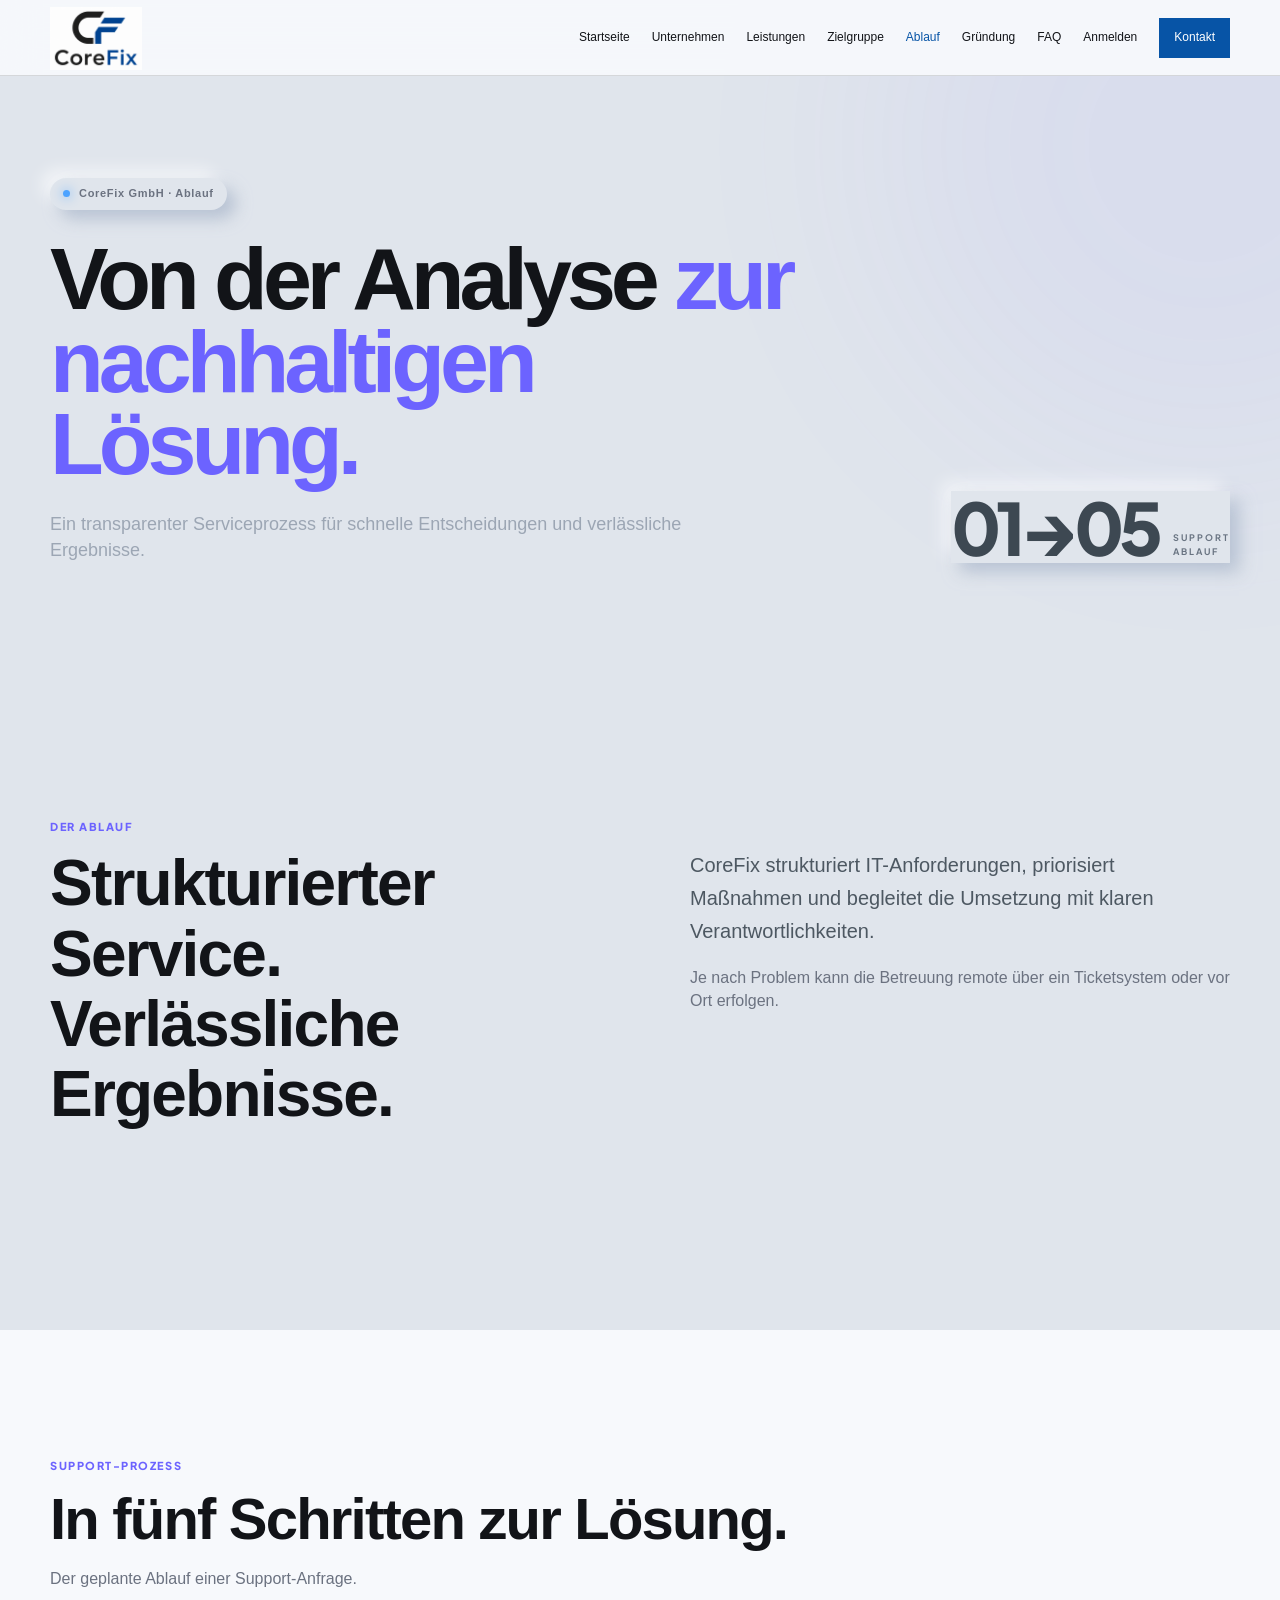
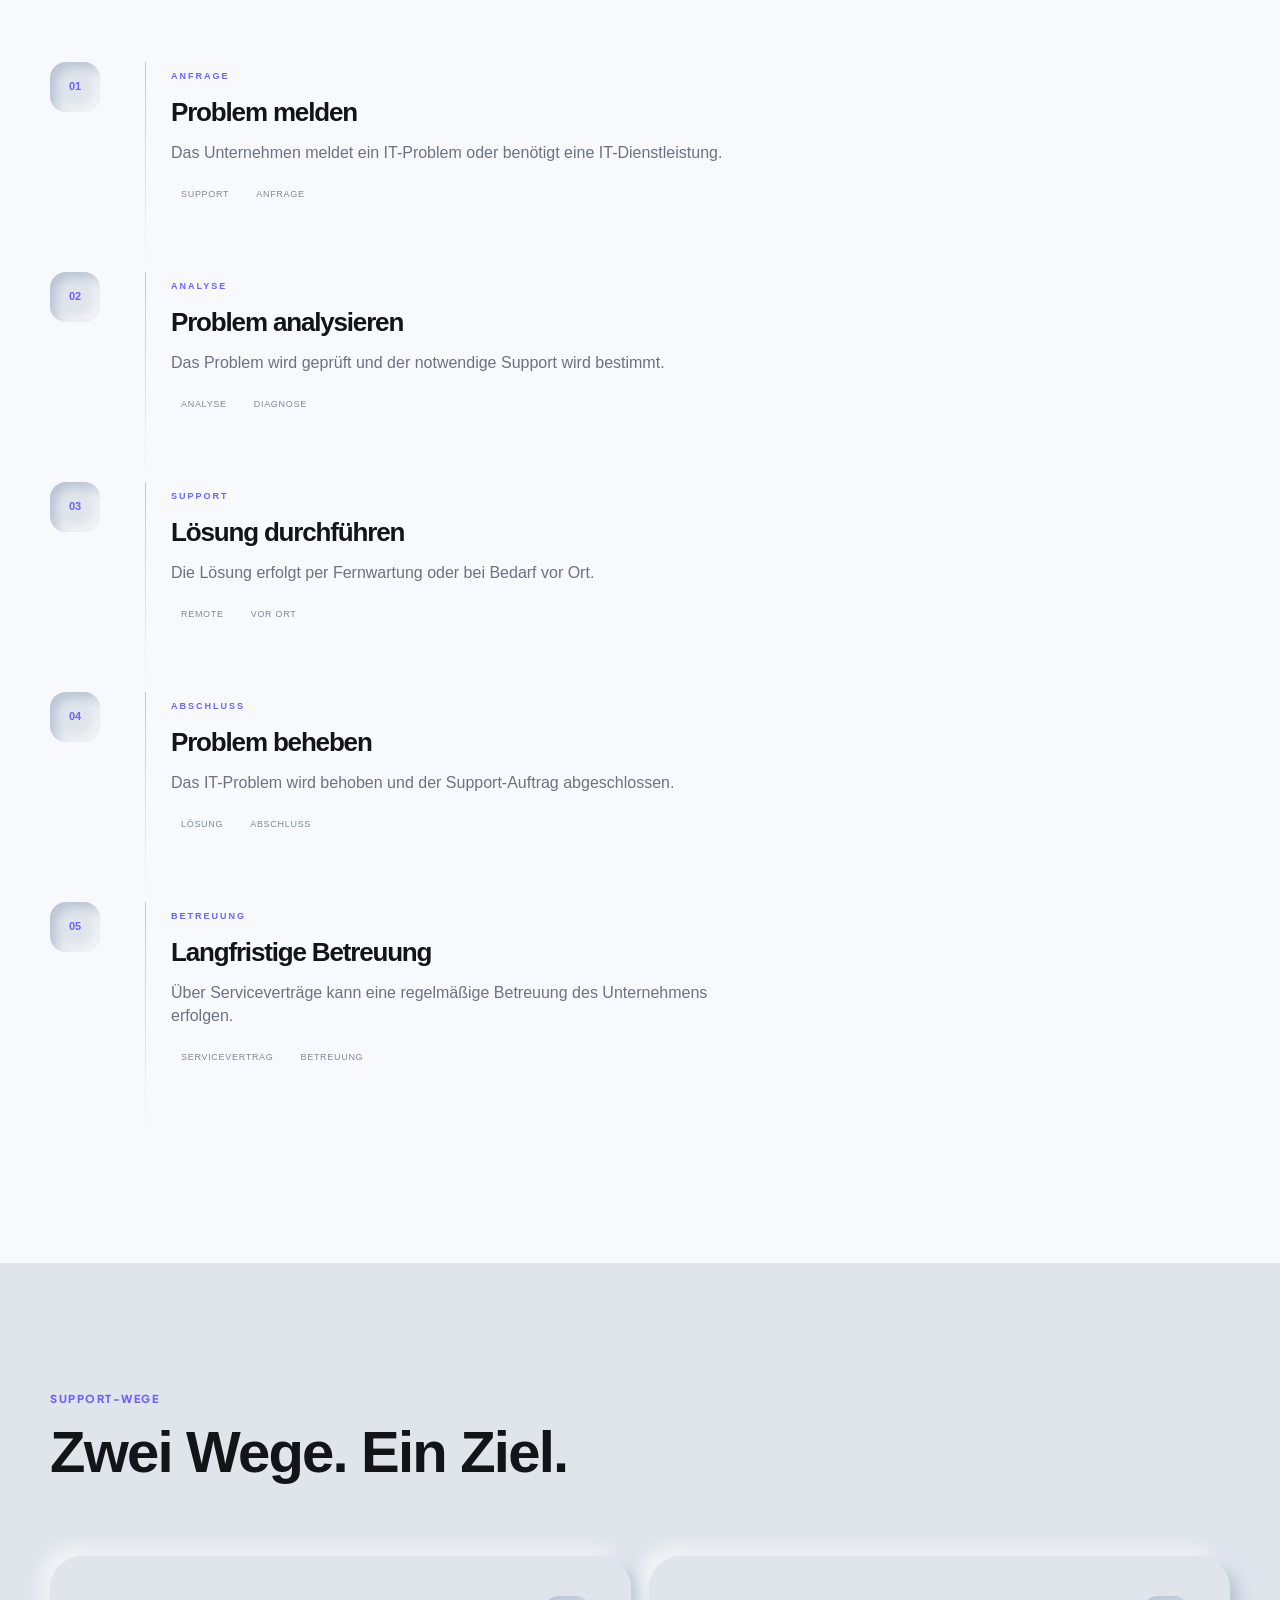
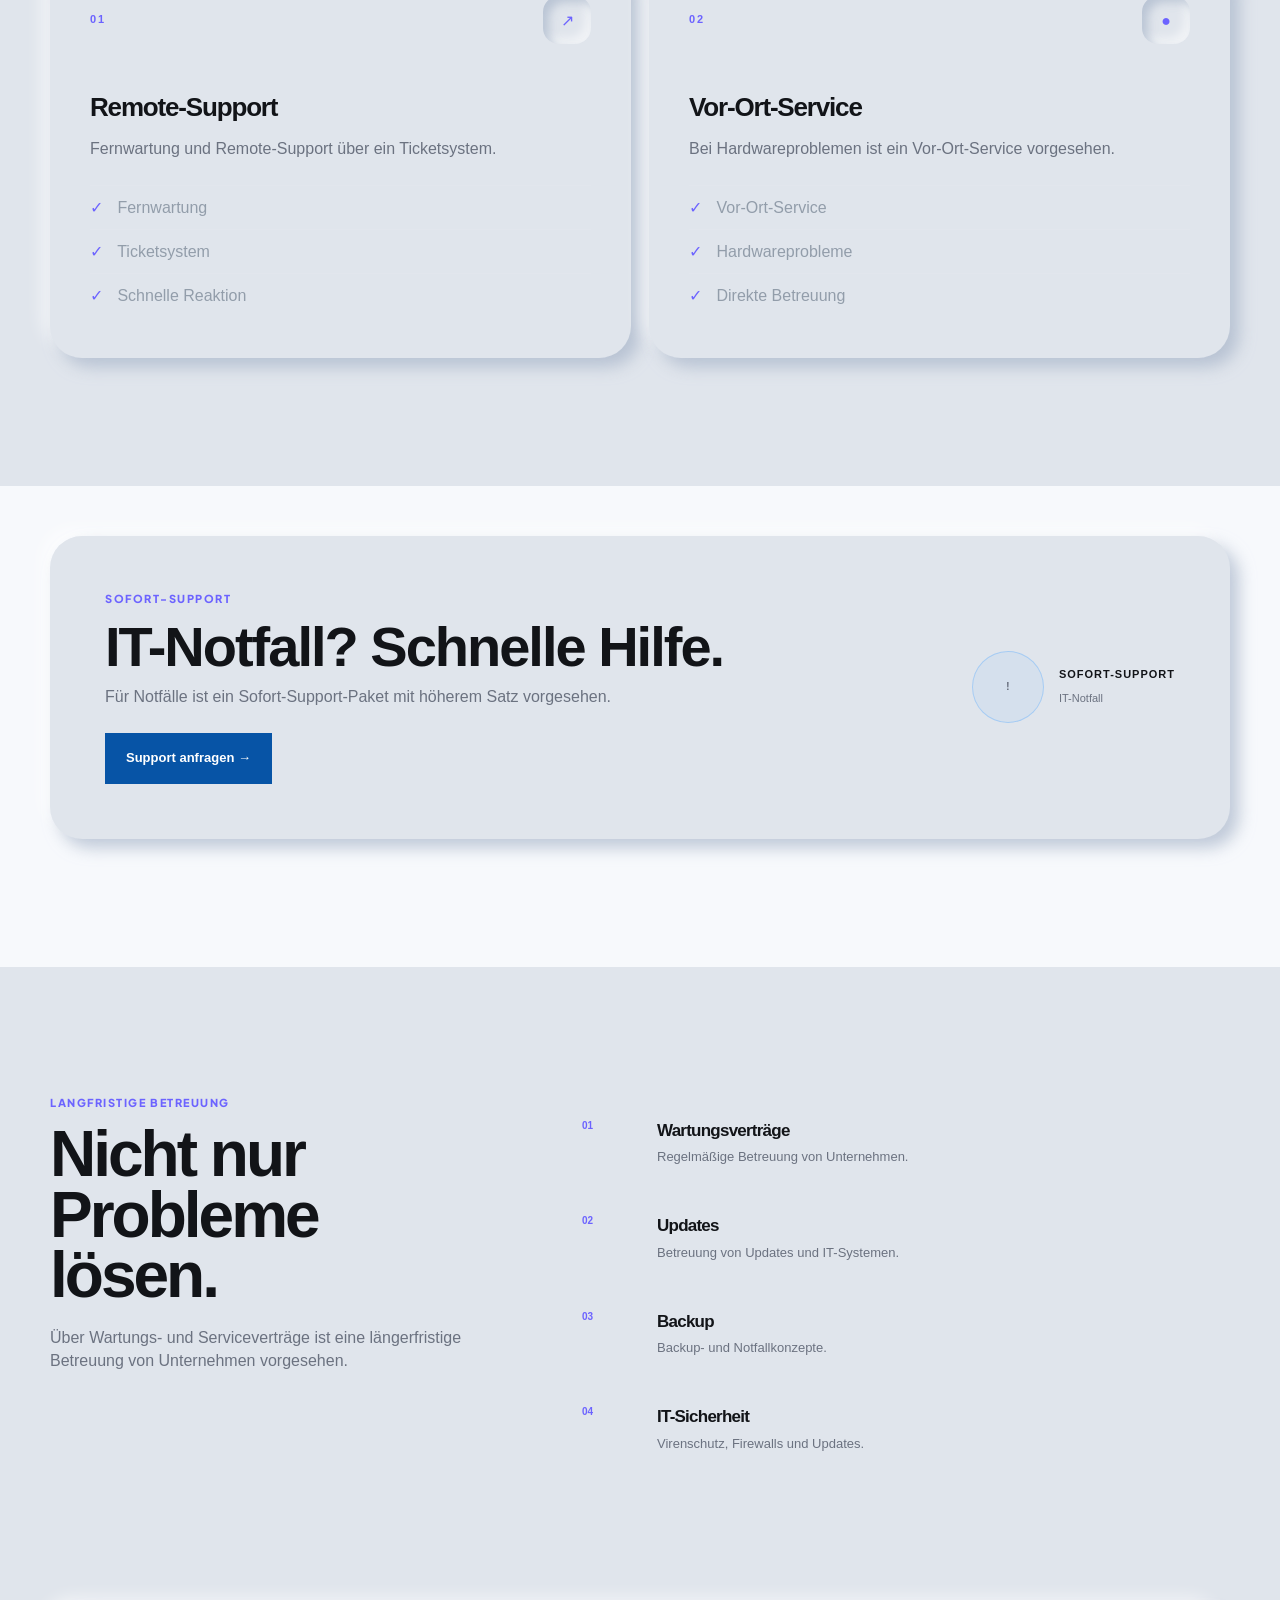
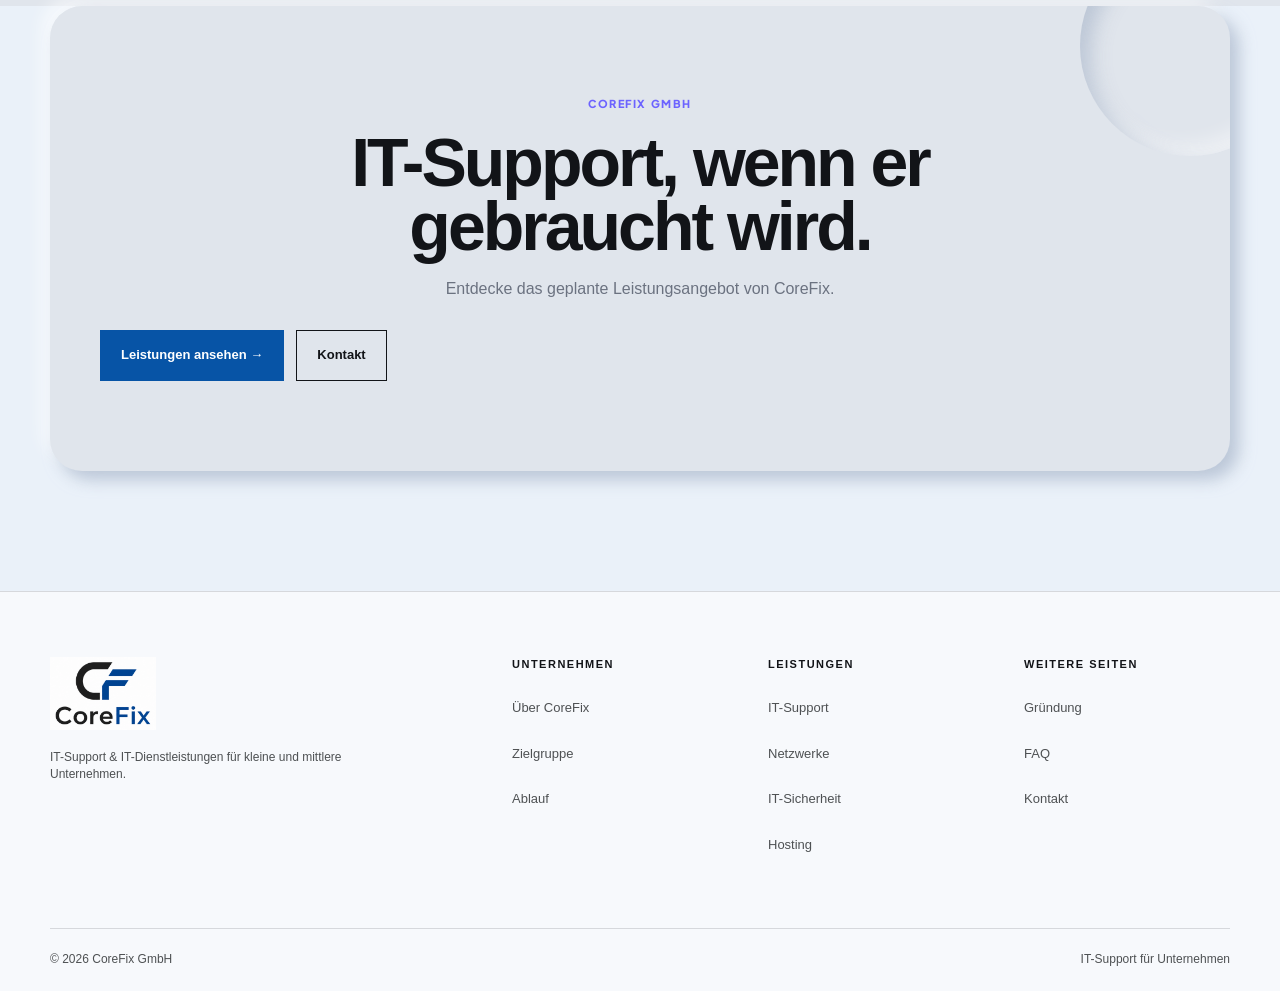
<file: prozess.html>
<!DOCTYPE html>
<html lang="de">

<head>

    <meta charset="UTF-8">
    <meta name="viewport" content="width=device-width, initial-scale=1.0">

    <title>Ablauf | CoreFix GmbH</title>

    <meta
        name="description"
        content="Der geplante Ablauf der IT-Betreuung durch die CoreFix GmbH."
    >

    <link rel="stylesheet" href="css/style.css">

</head>


<body class="enterprise-site">


<!-- =====================================================
     HEADER
===================================================== -->

<header class="header" id="header">

    <div class="container nav-container">


        <a href="index.html" class="logo">

            <div class="logo-icon">
                CF
            </div>

            <div class="logo-text">
                Core<span>Fix</span>
                <small>GmbH</small>
            </div>

        </a>


        <nav class="navigation" id="navigation">

            <a href="index.html">
                Startseite
            </a>

            <a href="unternehmen.html">
                Unternehmen
            </a>

            <a href="leistungen.html">
                Leistungen
            </a>

            <a href="zielgruppe.html">
                Zielgruppe
            </a>

            <a href="prozess.html" class="active">
                Ablauf
            </a>

            <a href="gruendung.html">
                Gründung
            </a>

            <a href="faq.html">
                FAQ
            </a>

            <a href="anmelden.html">
                Anmelden
            </a>

            <a href="kontakt.html" class="nav-button">
                Kontakt
            </a>

        </nav>


        <button
            class="menu-button"
            id="menuButton"
            aria-label="Navigation öffnen">

            <span></span>
            <span></span>
            <span></span>

        </button>

    </div>

</header>



<!-- =====================================================
     HERO
===================================================== -->

<main>


<section class="page-hero">

    <div class="hero-grid"></div>

    <div class="hero-glow hero-glow-one"></div>

    <div class="hero-glow hero-glow-two"></div>


    <div class="container page-hero-container">


        <div class="page-hero-content">

            <div class="hero-badge">

                <span class="status-dot"></span>

                CoreFix GmbH · Ablauf

            </div>


            <h1>

                Von der Analyse

                <span>
                    zur nachhaltigen Lösung.
                </span>

            </h1>


            <p>

                Ein transparenter Serviceprozess für
                schnelle Entscheidungen und verlässliche Ergebnisse.

            </p>

        </div>


        <div class="page-hero-number">

            <span>
                01→05
            </span>

            <small>
                SUPPORT<br>
                ABLAUF
            </small>

        </div>

    </div>

</section>



<!-- =====================================================
     INTRO
===================================================== -->

<section class="process-intro">


    <div class="container">


        <div class="process-intro-grid">


            <div>

                <span class="section-label">
                    DER ABLAUF
                </span>


                <h2>
                    Strukturierter Service.
                    Verlässliche Ergebnisse.
                </h2>

            </div>


            <div>

                <p class="large-text">
                    CoreFix strukturiert IT-Anforderungen,
                    priorisiert Maßnahmen und begleitet die Umsetzung
                    mit klaren Verantwortlichkeiten.
                </p>


                <p>
                    Je nach Problem kann die Betreuung
                    remote über ein Ticketsystem oder
                    vor Ort erfolgen.
                </p>

            </div>

        </div>

    </div>

</section>



<!-- =====================================================
     PROZESS
===================================================== -->

<section class="process-section">


    <div class="container">


        <div class="section-heading">

            <span class="section-label">
                SUPPORT-PROZESS
            </span>

            <h2>
                In fünf Schritten
                zur Lösung.
            </h2>

            <p>
                Der geplante Ablauf einer
                Support-Anfrage.
            </p>

        </div>



        <div class="process-timeline">


            <!-- 01 -->

            <div class="process-step">


                <div class="process-step-number">
                    01
                </div>


                <div class="process-line"></div>


                <div class="process-step-content">


                    <span class="process-label">
                        ANFRAGE
                    </span>


                    <h3>
                        Problem melden
                    </h3>


                    <p>
                        Das Unternehmen meldet ein
                        IT-Problem oder benötigt eine
                        IT-Dienstleistung.
                    </p>


                    <div class="process-tags">

                        <span>
                            Support
                        </span>

                        <span>
                            Anfrage
                        </span>

                    </div>

                </div>


            </div>



            <!-- 02 -->

            <div class="process-step">


                <div class="process-step-number">
                    02
                </div>


                <div class="process-line"></div>


                <div class="process-step-content">


                    <span class="process-label">
                        ANALYSE
                    </span>


                    <h3>
                        Problem analysieren
                    </h3>


                    <p>
                        Das Problem wird geprüft und
                        der notwendige Support wird
                        bestimmt.
                    </p>


                    <div class="process-tags">

                        <span>
                            Analyse
                        </span>

                        <span>
                            Diagnose
                        </span>

                    </div>

                </div>


            </div>



            <!-- 03 -->

            <div class="process-step">


                <div class="process-step-number">
                    03
                </div>


                <div class="process-line"></div>


                <div class="process-step-content">


                    <span class="process-label">
                        SUPPORT
                    </span>


                    <h3>
                        Lösung durchführen
                    </h3>


                    <p>
                        Die Lösung erfolgt per
                        Fernwartung oder bei Bedarf
                        vor Ort.
                    </p>


                    <div class="process-tags">

                        <span>
                            Remote
                        </span>

                        <span>
                            Vor Ort
                        </span>

                    </div>

                </div>


            </div>



            <!-- 04 -->

            <div class="process-step">


                <div class="process-step-number">
                    04
                </div>


                <div class="process-line"></div>


                <div class="process-step-content">


                    <span class="process-label">
                        ABSCHLUSS
                    </span>


                    <h3>
                        Problem beheben
                    </h3>


                    <p>
                        Das IT-Problem wird behoben
                        und der Support-Auftrag
                        abgeschlossen.
                    </p>


                    <div class="process-tags">

                        <span>
                            Lösung
                        </span>

                        <span>
                            Abschluss
                        </span>

                    </div>

                </div>


            </div>



            <!-- 05 -->

            <div class="process-step">


                <div class="process-step-number">
                    05
                </div>


                <div class="process-line process-line-last"></div>


                <div class="process-step-content">


                    <span class="process-label">
                        BETREUUNG
                    </span>


                    <h3>
                        Langfristige Betreuung
                    </h3>


                    <p>
                        Über Serviceverträge kann eine
                        regelmäßige Betreuung des
                        Unternehmens erfolgen.
                    </p>


                    <div class="process-tags">

                        <span>
                            Servicevertrag
                        </span>

                        <span>
                            Betreuung
                        </span>

                    </div>

                </div>


            </div>


        </div>

    </div>

</section>



<!-- =====================================================
     SUPPORT-WEGE
===================================================== -->

<section class="support-method-section">


    <div class="container">


        <div class="section-heading">

            <span class="section-label">
                SUPPORT-WEGE
            </span>

            <h2>
                Zwei Wege.
                Ein Ziel.
            </h2>

        </div>



        <div class="support-method-grid">


            <div class="support-method-card">


                <div class="support-method-top">

                    <span>
                        01
                    </span>

                    <div class="support-method-icon">
                        ↗
                    </div>

                </div>


                <h3>
                    Remote-Support
                </h3>


                <p>
                    Fernwartung und Remote-Support
                    über ein Ticketsystem.
                </p>


                <ul>

                    <li>
                        Fernwartung
                    </li>

                    <li>
                        Ticketsystem
                    </li>

                    <li>
                        Schnelle Reaktion
                    </li>

                </ul>


            </div>



            <div class="support-method-card">


                <div class="support-method-top">

                    <span>
                        02
                    </span>

                    <div class="support-method-icon">
                        ●
                    </div>

                </div>


                <h3>
                    Vor-Ort-Service
                </h3>


                <p>
                    Bei Hardwareproblemen ist ein
                    Vor-Ort-Service vorgesehen.
                </p>


                <ul>

                    <li>
                        Vor-Ort-Service
                    </li>

                    <li>
                        Hardwareprobleme
                    </li>

                    <li>
                        Direkte Betreuung
                    </li>

                </ul>


            </div>


        </div>

    </div>

</section>



<!-- =====================================================
     NOTFALL
===================================================== -->

<section class="emergency-section">


    <div class="container">


        <div class="emergency-box">


            <div class="emergency-content">


                <span class="section-label">
                    SOFORT-SUPPORT
                </span>


                <h2>
                    IT-Notfall?
                    Schnelle Hilfe.
                </h2>


                <p>
                    Für Notfälle ist ein
                    Sofort-Support-Paket mit
                    höherem Satz vorgesehen.
                </p>


                <a
                    href="kontakt.html"
                    class="button button-primary">

                    Support anfragen →

                </a>

            </div>


            <div class="emergency-status">


                <div class="emergency-circle">

                    <span>
                        !
                    </span>

                </div>


                <div>

                    <strong>
                        SOFORT-SUPPORT
                    </strong>

                    <span>
                        IT-Notfall
                    </span>

                </div>


            </div>


        </div>

    </div>

</section>



<!-- =====================================================
     BETREUUNG
===================================================== -->

<section class="process-care-section">


    <div class="container">


        <div class="process-care-grid">


            <div class="process-care-title">

                <span class="section-label">
                    LANGFRISTIGE BETREUUNG
                </span>


                <h2>
                    Nicht nur
                    Probleme lösen.
                </h2>


                <p>
                    Über Wartungs- und Serviceverträge
                    ist eine längerfristige Betreuung
                    von Unternehmen vorgesehen.
                </p>

            </div>



            <div class="care-list">


                <div class="care-item">

                    <span>
                        01
                    </span>

                    <div>

                        <h3>
                            Wartungsverträge
                        </h3>

                        <p>
                            Regelmäßige Betreuung
                            von Unternehmen.
                        </p>

                    </div>

                </div>


                <div class="care-item">

                    <span>
                        02
                    </span>

                    <div>

                        <h3>
                            Updates
                        </h3>

                        <p>
                            Betreuung von Updates
                            und IT-Systemen.
                        </p>

                    </div>

                </div>


                <div class="care-item">

                    <span>
                        03
                    </span>

                    <div>

                        <h3>
                            Backup
                        </h3>

                        <p>
                            Backup- und
                            Notfallkonzepte.
                        </p>

                    </div>

                </div>


                <div class="care-item">

                    <span>
                        04
                    </span>

                    <div>

                        <h3>
                            IT-Sicherheit
                        </h3>

                        <p>
                            Virenschutz,
                            Firewalls und Updates.
                        </p>

                    </div>

                </div>


            </div>


        </div>

    </div>

</section>



<!-- =====================================================
     CTA
===================================================== -->

<section class="cta-section">


    <div class="container">


        <div class="cta-box">

            <div class="cta-glow"></div>


            <div class="cta-content">

                <span class="section-label">
                    COREFIX GMBH
                </span>


                <h2>
                    IT-Support,
                    wenn er gebraucht wird.
                </h2>


                <p>
                    Entdecke das geplante
                    Leistungsangebot von CoreFix.
                </p>


                <div class="hero-buttons">

                    <a
                        href="leistungen.html"
                        class="button button-primary">

                        Leistungen ansehen →

                    </a>


                    <a
                        href="kontakt.html"
                        class="button button-secondary">

                        Kontakt

                    </a>

                </div>

            </div>

        </div>

    </div>

</section>


</main>



<!-- =====================================================
     FOOTER
===================================================== -->

<footer>

    <div class="container">


        <div class="footer-main">


            <div class="footer-brand">

                <a href="index.html" class="logo">

                    <div class="logo-icon">
                        CF
                    </div>

                    <div class="logo-text">
                        Core<span>Fix</span>
                        <small>GmbH</small>
                    </div>

                </a>


                <p>
                    IT-Support & IT-Dienstleistungen
                    für kleine und mittlere Unternehmen.
                </p>

            </div>



            <div class="footer-column">

                <h4>
                    Unternehmen
                </h4>

                <a href="unternehmen.html">
                    Über CoreFix
                </a>

                <a href="zielgruppe.html">
                    Zielgruppe
                </a>

                <a href="prozess.html">
                    Ablauf
                </a>

            </div>



            <div class="footer-column">

                <h4>
                    Leistungen
                </h4>

                <a href="leistungen.html">
                    IT-Support
                </a>

                <a href="leistungen.html">
                    Netzwerke
                </a>

                <a href="leistungen.html">
                    IT-Sicherheit
                </a>

                <a href="leistungen.html">
                    Hosting
                </a>

            </div>



            <div class="footer-column">

                <h4>
                    Weitere Seiten
                </h4>

                <a href="gruendung.html">
                    Gründung
                </a>

                <a href="faq.html">
                    FAQ
                </a>

                <a href="kontakt.html">
                    Kontakt
                </a>

            </div>


        </div>


        <div class="footer-bottom">

            <span>
                © <span id="year"></span> CoreFix GmbH
            </span>

            <span>
                IT-Support für Unternehmen
            </span>

        </div>


    </div>

</footer>



<!-- =====================================================
     BACK TO TOP
===================================================== -->

<button
    id="topButton"
    aria-label="Nach oben">

    ↑

</button>



<script src="js/script.js"></script>

</body>

</html>
</file>
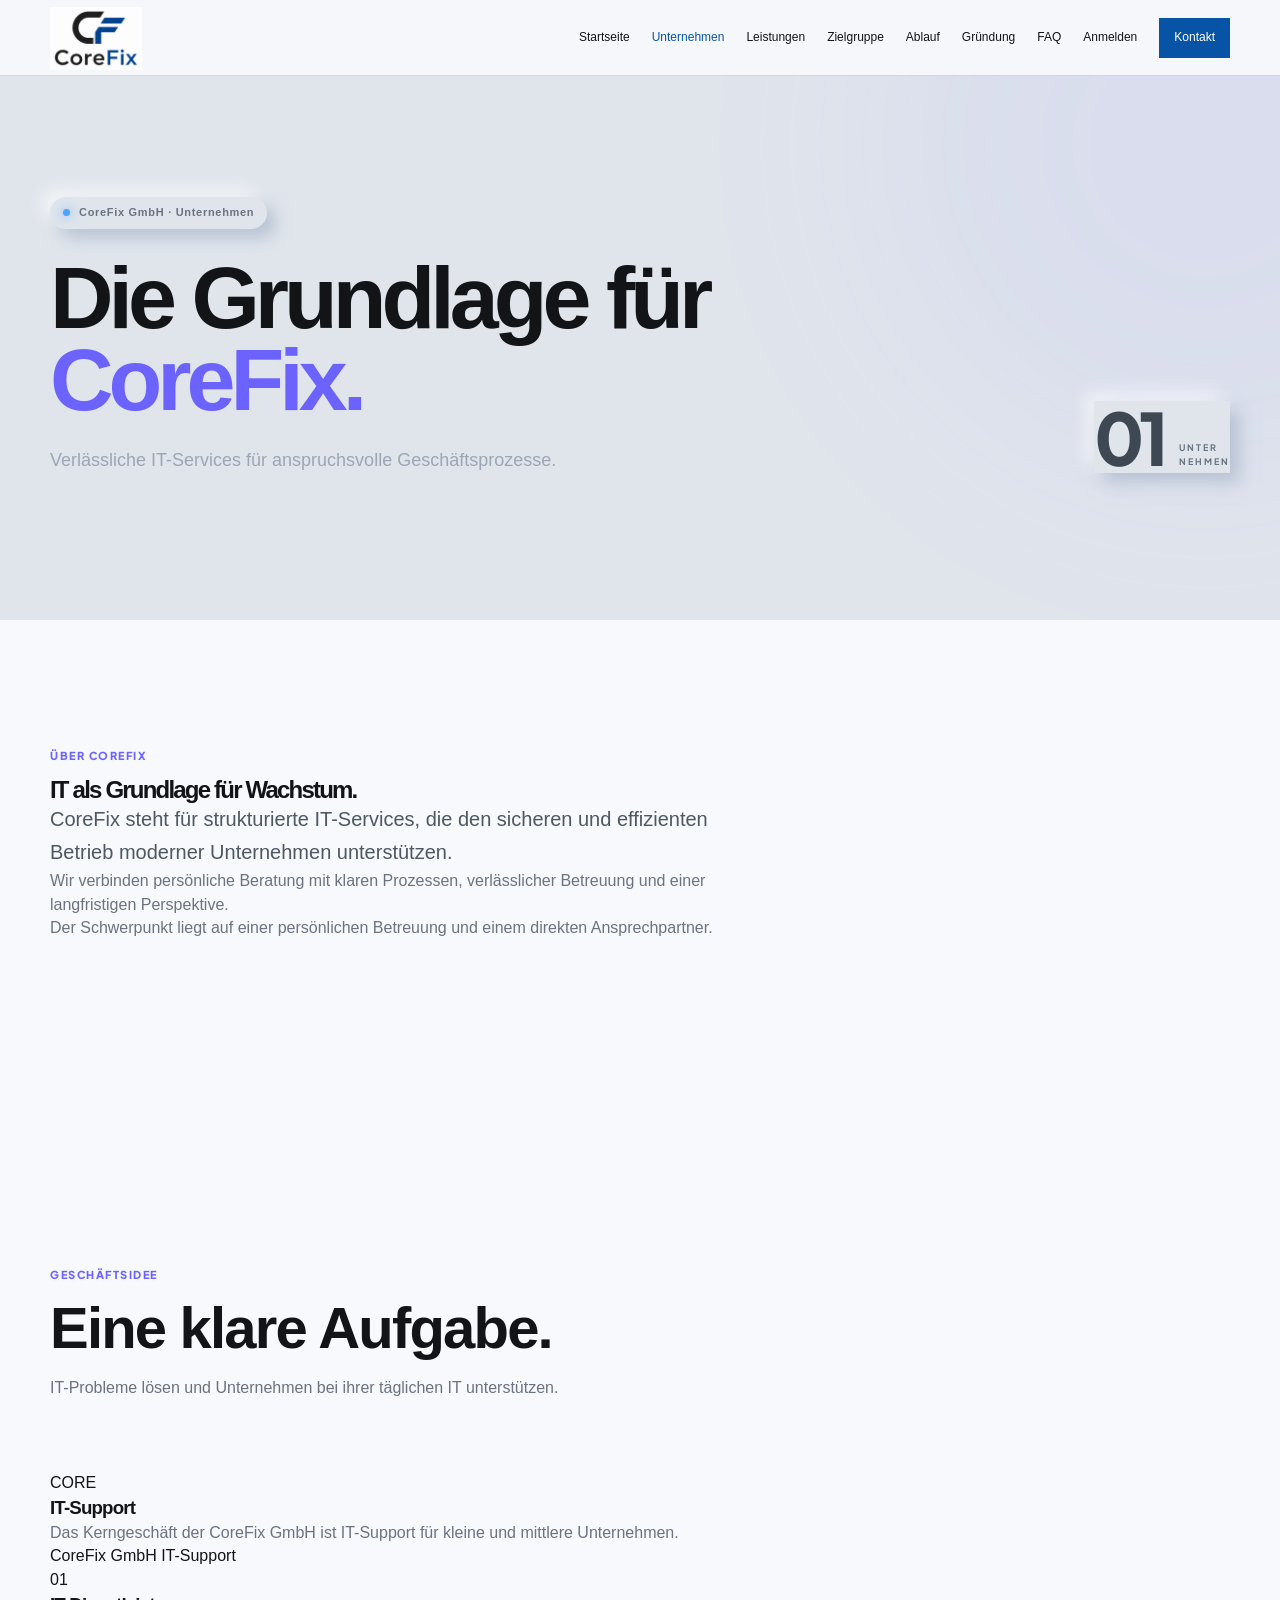
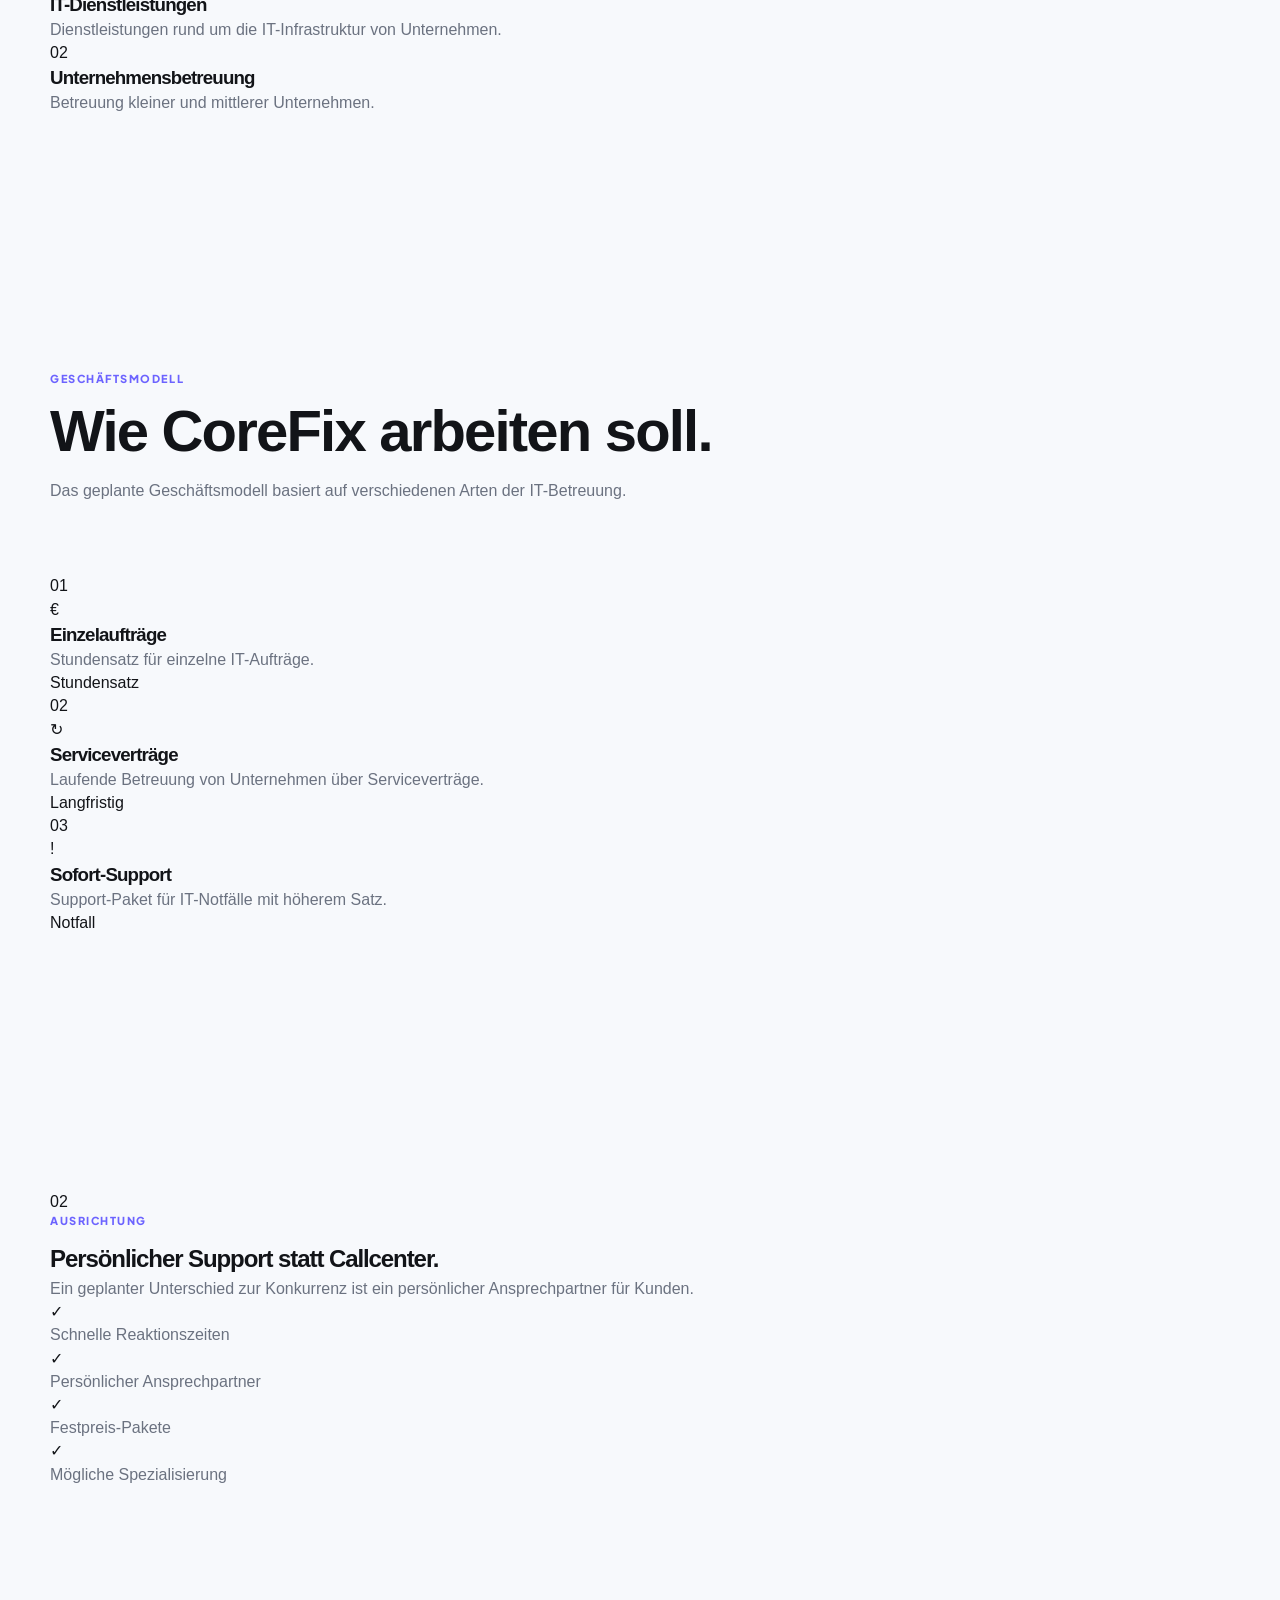
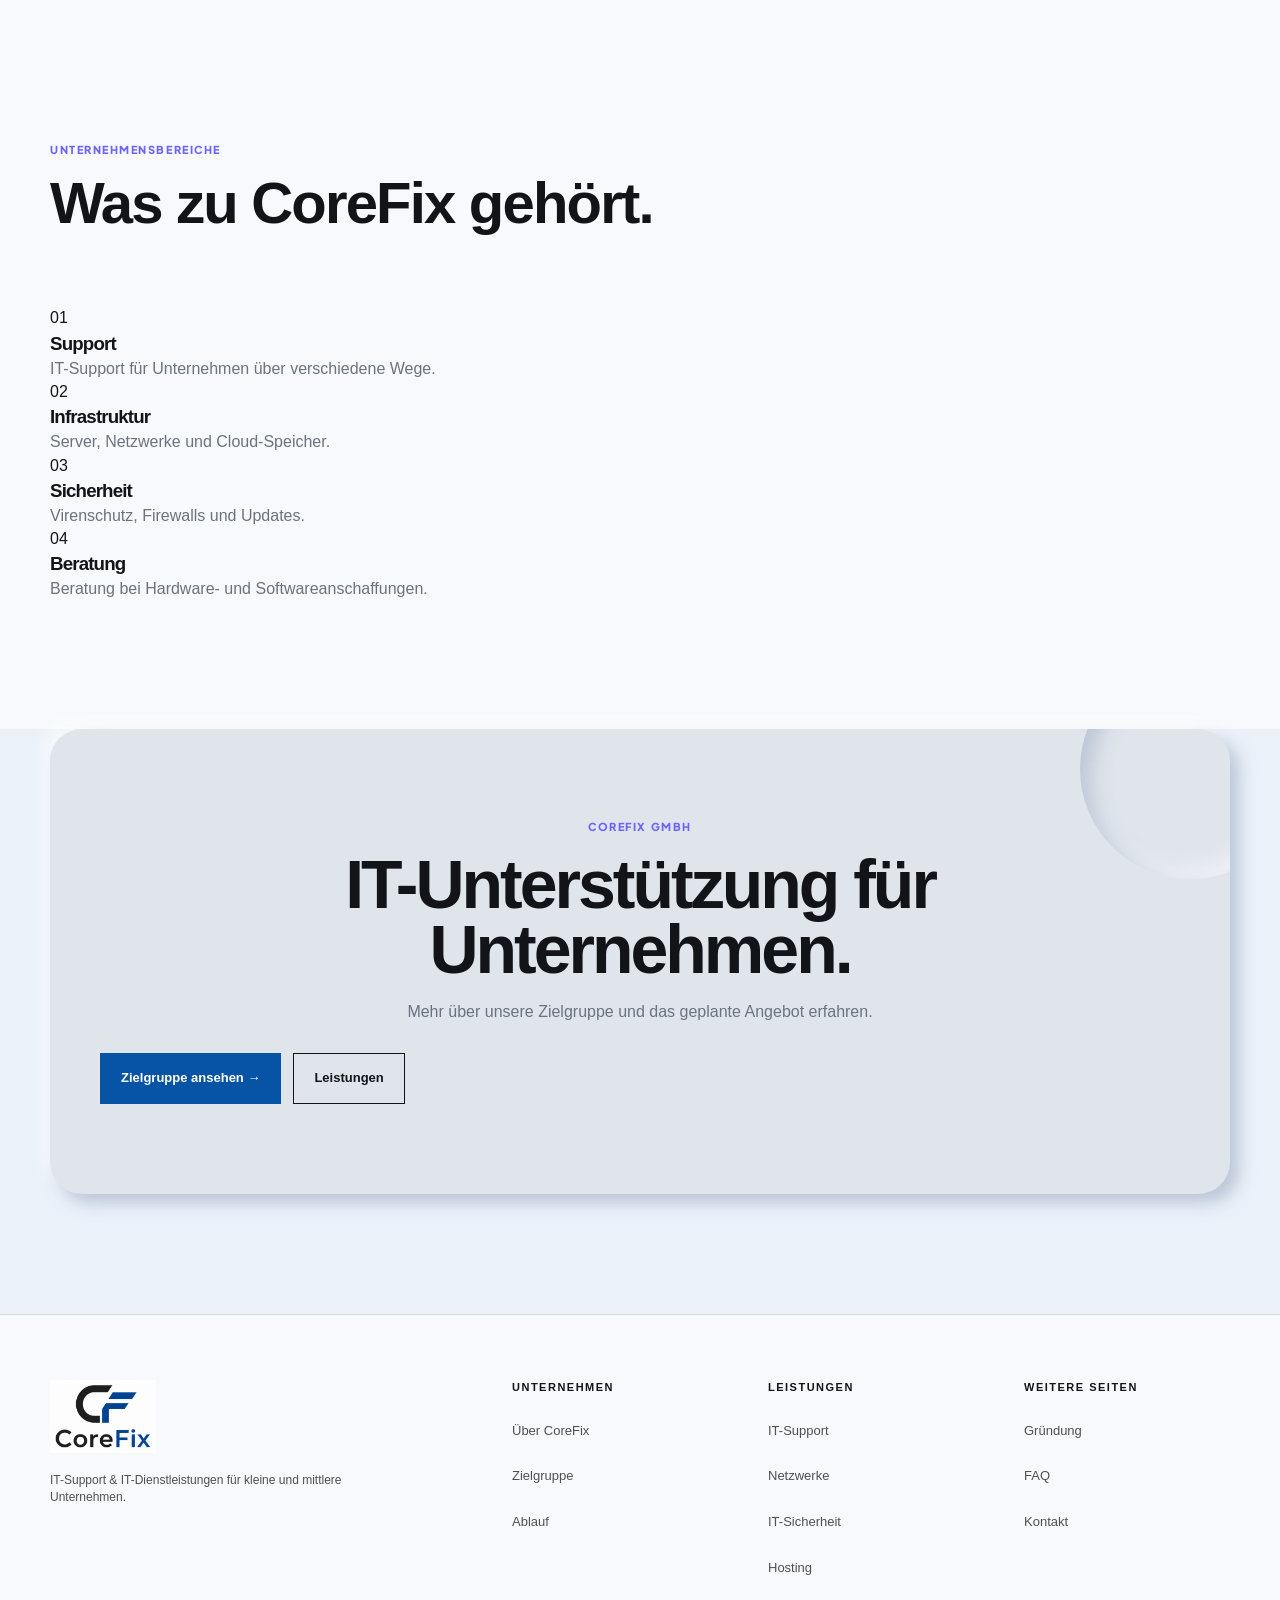
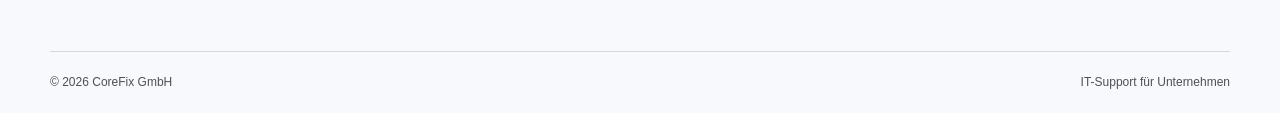
<file: unternehmen.html>
<!DOCTYPE html>
<html lang="de">

<head>

    <meta charset="UTF-8">
    <meta name="viewport" content="width=device-width, initial-scale=1.0">

    <title>Unternehmen | CoreFix GmbH</title>

    <meta
        name="description"
        content="CoreFix GmbH – IT-Dienstleistungen und IT-Support für kleine und mittlere Unternehmen."
    >

    <link rel="stylesheet" href="css/style.css">

</head>


<body class="enterprise-site">


<!-- =====================================================
     HEADER
===================================================== -->

<header class="header" id="header">

    <div class="container nav-container">

        <a href="index.html" class="logo">

            <div class="logo-icon">
                CF
            </div>

            <div class="logo-text">
                Core<span>Fix</span>
                <small>GmbH</small>
            </div>

        </a>


        <nav class="navigation" id="navigation">

            <a href="index.html">
                Startseite
            </a>

            <a href="unternehmen.html" class="active">
                Unternehmen
            </a>

            <a href="leistungen.html">
                Leistungen
            </a>

            <a href="zielgruppe.html">
                Zielgruppe
            </a>

            <a href="prozess.html">
                Ablauf
            </a>

            <a href="gruendung.html">
                Gründung
            </a>

            <a href="faq.html">
                FAQ
            </a>

            <a href="anmelden.html">
                Anmelden
            </a>

            <a href="kontakt.html" class="nav-button">
                Kontakt
            </a>

        </nav>


        <button
            class="menu-button"
            id="menuButton"
            aria-label="Navigation öffnen">

            <span></span>
            <span></span>
            <span></span>

        </button>

    </div>

</header>



<!-- =====================================================
     HERO
===================================================== -->

<main>


<section class="page-hero">

    <div class="hero-grid"></div>

    <div class="hero-glow hero-glow-one"></div>

    <div class="hero-glow hero-glow-two"></div>


    <div class="container page-hero-container">


        <div class="page-hero-content">

            <div class="hero-badge">

                <span class="status-dot"></span>

                CoreFix GmbH · Unternehmen

            </div>


            <h1>

                Die Grundlage für

                <span>
                    CoreFix.
                </span>

            </h1>


            <p>

                Verlässliche IT-Services für
                anspruchsvolle Geschäftsprozesse.

            </p>

        </div>


        <div class="page-hero-number">

            <span>
                01
            </span>

            <small>
                UNTER<br>
                NEHMEN
            </small>

        </div>

    </div>

</section>



<!-- =====================================================
     ÜBER COREFIX
===================================================== -->

<section class="company-intro">


    <div class="container">


        <div class="company-intro-grid">


            <div class="company-intro-title">

                <span class="section-label">
                    ÜBER COREFIX
                </span>

                <h2>
                    IT als Grundlage
                    für Wachstum.
                </h2>

            </div>


            <div class="company-intro-text">

                <p class="large-text">

                    CoreFix steht für strukturierte IT-Services,
                    die den sicheren und effizienten Betrieb
                    moderner Unternehmen unterstützen.

                </p>


                <p>

                    Wir verbinden persönliche Beratung mit
                    klaren Prozessen, verlässlicher Betreuung
                    und einer langfristigen Perspektive.

                </p>


                <p>

                    Der Schwerpunkt liegt auf einer
                    persönlichen Betreuung und einem
                    direkten Ansprechpartner.

                </p>

            </div>

        </div>

    </div>

</section>



<!-- =====================================================
     GESCHÄFTSIDEE
===================================================== -->

<section class="company-idea">


    <div class="container">


        <div class="section-heading">

            <span class="section-label">
                GESCHÄFTSIDEE
            </span>

            <h2>
                Eine klare Aufgabe.
            </h2>

            <p>
                IT-Probleme lösen und Unternehmen
                bei ihrer täglichen IT unterstützen.
            </p>

        </div>



        <div class="idea-grid">


            <div class="idea-main-card">

                <div class="idea-number">
                    CORE
                </div>


                <h3>
                    IT-Support
                </h3>


                <p>
                    Das Kerngeschäft der CoreFix GmbH
                    ist IT-Support für kleine und
                    mittlere Unternehmen.
                </p>


                <div class="idea-line"></div>


                <div class="idea-footer">

                    <span>
                        CoreFix GmbH
                    </span>

                    <span>
                        IT-Support
                    </span>

                </div>

            </div>



            <div class="idea-side">


                <div class="idea-card">

                    <span>
                        01
                    </span>

                    <h3>
                        IT-Dienstleistungen
                    </h3>

                    <p>
                        Dienstleistungen rund um
                        die IT-Infrastruktur von
                        Unternehmen.
                    </p>

                </div>


                <div class="idea-card">

                    <span>
                        02
                    </span>

                    <h3>
                        Unternehmensbetreuung
                    </h3>

                    <p>
                        Betreuung kleiner und
                        mittlerer Unternehmen.
                    </p>

                </div>


            </div>

        </div>

    </div>

</section>



<!-- =====================================================
     GESCHÄFTSMODELL
===================================================== -->

<section class="business-model-section">


    <div class="container">


        <div class="section-heading split-heading">


            <div>

                <span class="section-label">
                    GESCHÄFTSMODELL
                </span>

                <h2>
                    Wie CoreFix
                    arbeiten soll.
                </h2>

            </div>


            <p>
                Das geplante Geschäftsmodell basiert
                auf verschiedenen Arten der
                IT-Betreuung.
            </p>

        </div>



        <div class="model-grid">


            <div class="model-card">

                <div class="model-top">

                    <span>
                        01
                    </span>

                    <div class="model-icon">
                        €
                    </div>

                </div>


                <h3>
                    Einzelaufträge
                </h3>


                <p>
                    Stundensatz für einzelne
                    IT-Aufträge.
                </p>


                <div class="model-tag">
                    Stundensatz
                </div>

            </div>



            <div class="model-card">

                <div class="model-top">

                    <span>
                        02
                    </span>

                    <div class="model-icon">
                        ↻
                    </div>

                </div>


                <h3>
                    Serviceverträge
                </h3>


                <p>
                    Laufende Betreuung von
                    Unternehmen über
                    Serviceverträge.
                </p>


                <div class="model-tag">
                    Langfristig
                </div>

            </div>



            <div class="model-card">

                <div class="model-top">

                    <span>
                        03
                    </span>

                    <div class="model-icon">
                        !
                    </div>

                </div>


                <h3>
                    Sofort-Support
                </h3>


                <p>
                    Support-Paket für
                    IT-Notfälle mit
                    höherem Satz.
                </p>


                <div class="model-tag">
                    Notfall
                </div>

            </div>


        </div>

    </div>

</section>



<!-- =====================================================
     VISION
===================================================== -->

<section class="vision-section">


    <div class="container">


        <div class="vision-box">


            <div class="vision-number">
                02
            </div>


            <div class="vision-content">

                <span class="section-label">
                    AUSRICHTUNG
                </span>


                <h2>
                    Persönlicher Support
                    statt Callcenter.
                </h2>


                <p>
                    Ein geplanter Unterschied zur
                    Konkurrenz ist ein persönlicher
                    Ansprechpartner für Kunden.
                </p>


                <div class="vision-points">


                    <div class="vision-point">

                        <span>
                            ✓
                        </span>

                        <p>
                            Schnelle Reaktionszeiten
                        </p>

                    </div>


                    <div class="vision-point">

                        <span>
                            ✓
                        </span>

                        <p>
                            Persönlicher Ansprechpartner
                        </p>

                    </div>


                    <div class="vision-point">

                        <span>
                            ✓
                        </span>

                        <p>
                            Festpreis-Pakete
                        </p>

                    </div>


                    <div class="vision-point">

                        <span>
                            ✓
                        </span>

                        <p>
                            Mögliche Spezialisierung
                        </p>

                    </div>


                </div>

            </div>


        </div>

    </div>

</section>



<!-- =====================================================
     UNTERNEHMENSBEREICHE
===================================================== -->

<section class="company-areas">


    <div class="container">


        <div class="section-heading">

            <span class="section-label">
                UNTERNEHMENSBEREICHE
            </span>

            <h2>
                Was zu CoreFix gehört.
            </h2>

        </div>



        <div class="areas-grid">


            <div class="area-card">

                <span>
                    01
                </span>

                <h3>
                    Support
                </h3>

                <p>
                    IT-Support für Unternehmen
                    über verschiedene Wege.
                </p>

            </div>


            <div class="area-card">

                <span>
                    02
                </span>

                <h3>
                    Infrastruktur
                </h3>

                <p>
                    Server, Netzwerke und
                    Cloud-Speicher.
                </p>

            </div>


            <div class="area-card">

                <span>
                    03
                </span>

                <h3>
                    Sicherheit
                </h3>

                <p>
                    Virenschutz, Firewalls
                    und Updates.
                </p>

            </div>


            <div class="area-card">

                <span>
                    04
                </span>

                <h3>
                    Beratung
                </h3>

                <p>
                    Beratung bei Hardware-
                    und Softwareanschaffungen.
                </p>

            </div>


        </div>

    </div>

</section>



<!-- =====================================================
     CTA
===================================================== -->

<section class="cta-section">


    <div class="container">


        <div class="cta-box">

            <div class="cta-glow"></div>


            <div class="cta-content">

                <span class="section-label">
                    COREfix GmbH
                </span>


                <h2>
                    IT-Unterstützung
                    für Unternehmen.
                </h2>


                <p>
                    Mehr über unsere Zielgruppe
                    und das geplante Angebot erfahren.
                </p>


                <div class="hero-buttons">

                    <a
                        href="zielgruppe.html"
                        class="button button-primary">

                        Zielgruppe ansehen →

                    </a>


                    <a
                        href="leistungen.html"
                        class="button button-secondary">

                        Leistungen

                    </a>

                </div>

            </div>

        </div>

    </div>

</section>


</main>



<!-- =====================================================
     FOOTER
===================================================== -->

<footer>

    <div class="container">


        <div class="footer-main">


            <div class="footer-brand">

                <a href="index.html" class="logo">

                    <div class="logo-icon">
                        CF
                    </div>

                    <div class="logo-text">
                        Core<span>Fix</span>
                        <small>GmbH</small>
                    </div>

                </a>


                <p>
                    IT-Support & IT-Dienstleistungen
                    für kleine und mittlere Unternehmen.
                </p>

            </div>



            <div class="footer-column">

                <h4>
                    Unternehmen
                </h4>

                <a href="unternehmen.html">
                    Über CoreFix
                </a>

                <a href="zielgruppe.html">
                    Zielgruppe
                </a>

                <a href="prozess.html">
                    Ablauf
                </a>

            </div>



            <div class="footer-column">

                <h4>
                    Leistungen
                </h4>

                <a href="leistungen.html">
                    IT-Support
                </a>

                <a href="leistungen.html">
                    Netzwerke
                </a>

                <a href="leistungen.html">
                    IT-Sicherheit
                </a>

                <a href="leistungen.html">
                    Hosting
                </a>

            </div>



            <div class="footer-column">

                <h4>
                    Weitere Seiten
                </h4>

                <a href="gruendung.html">
                    Gründung
                </a>

                <a href="faq.html">
                    FAQ
                </a>

                <a href="kontakt.html">
                    Kontakt
                </a>

            </div>


        </div>


        <div class="footer-bottom">

            <span>
                © <span id="year"></span> CoreFix GmbH
            </span>

            <span>
                IT-Support für Unternehmen
            </span>

        </div>


    </div>

</footer>



<!-- =====================================================
     BACK TO TOP
===================================================== -->

<button
    id="topButton"
    aria-label="Nach oben">

    ↑

</button>



<script src="js/script.js"></script>

</body>

</html>
</file>
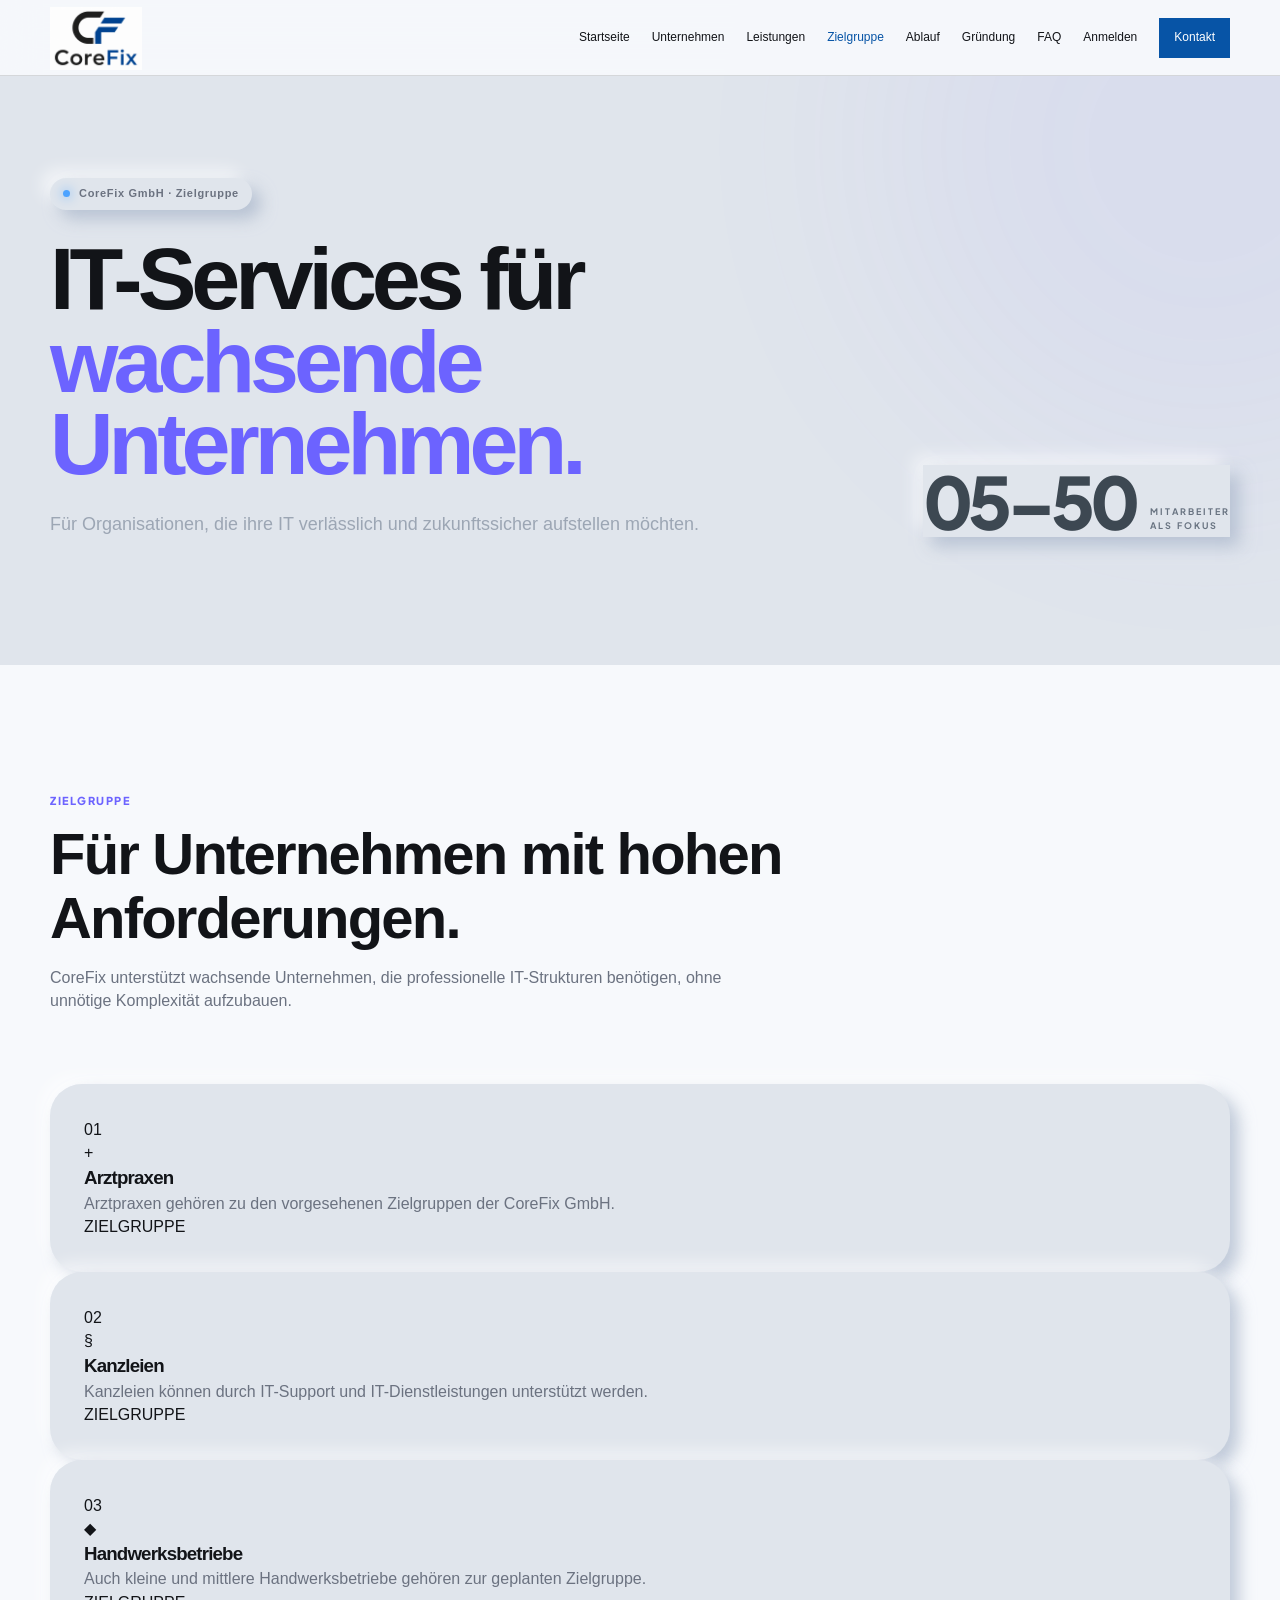
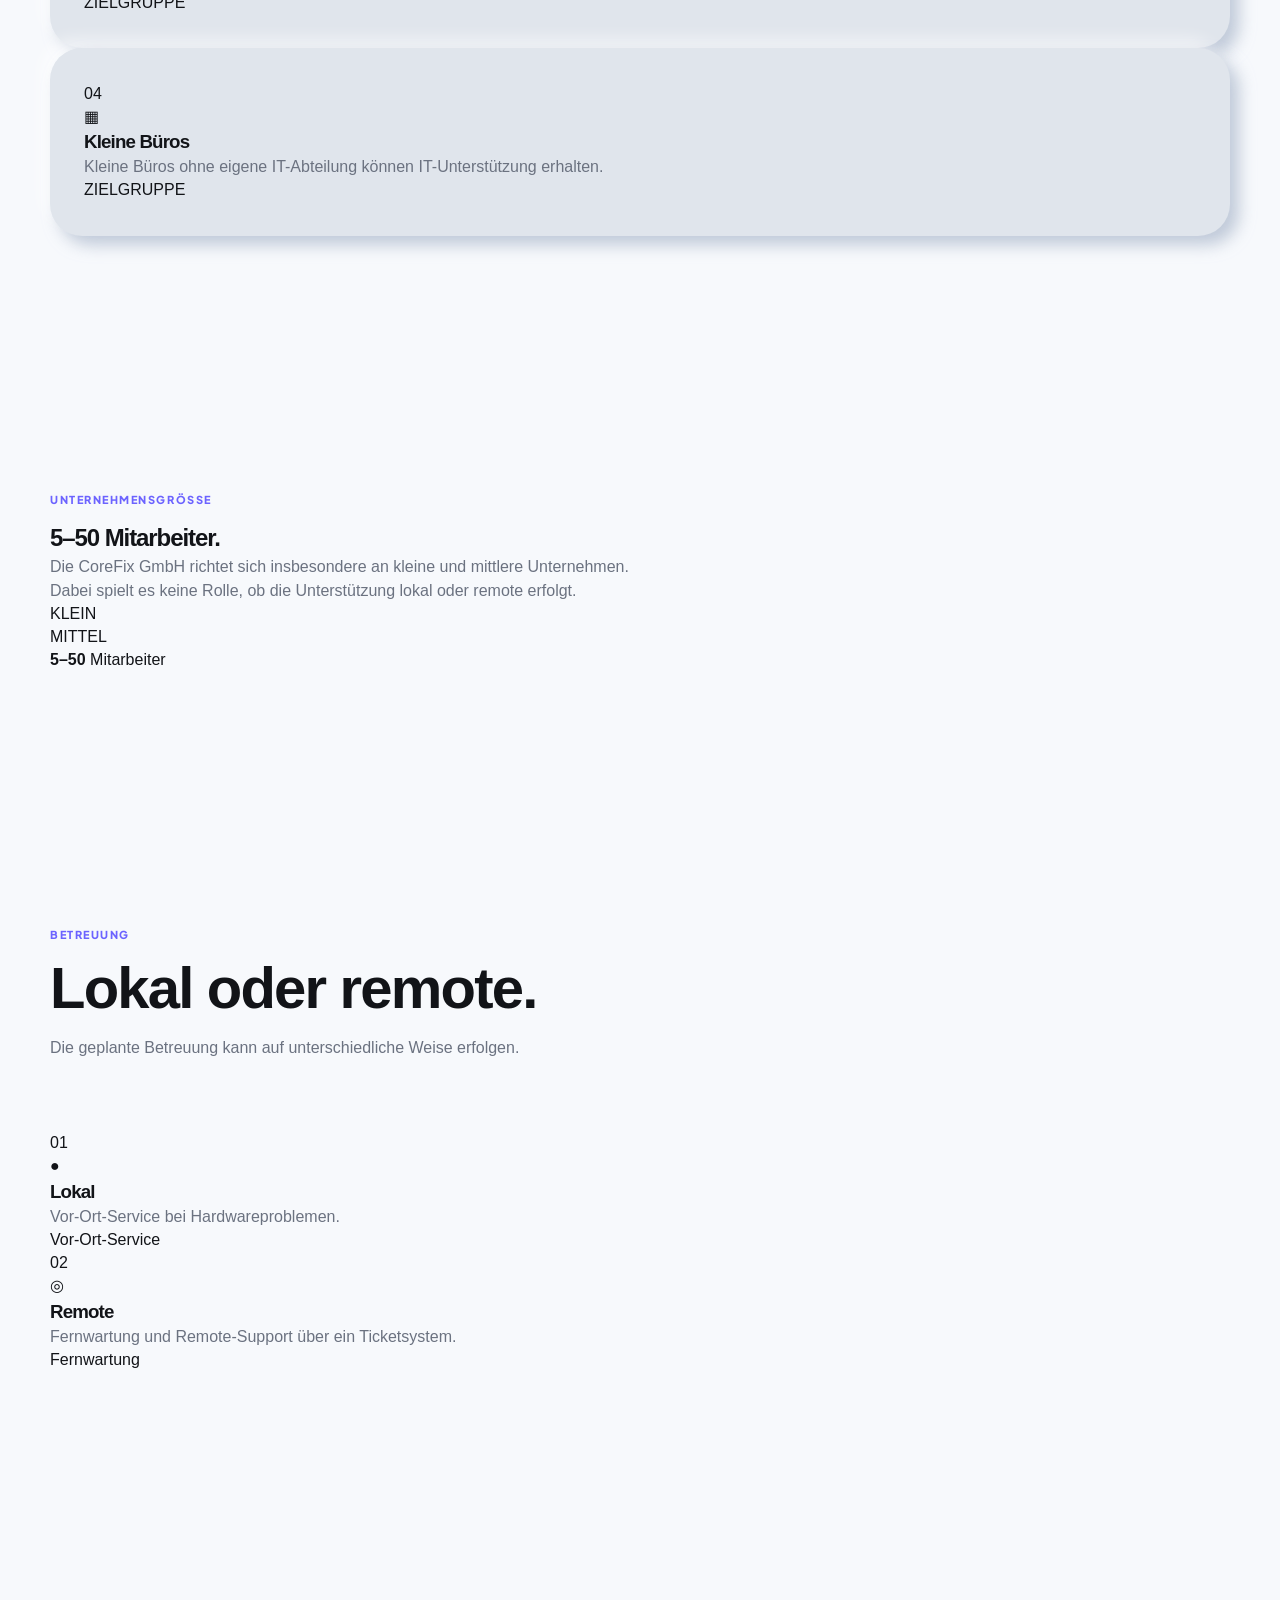
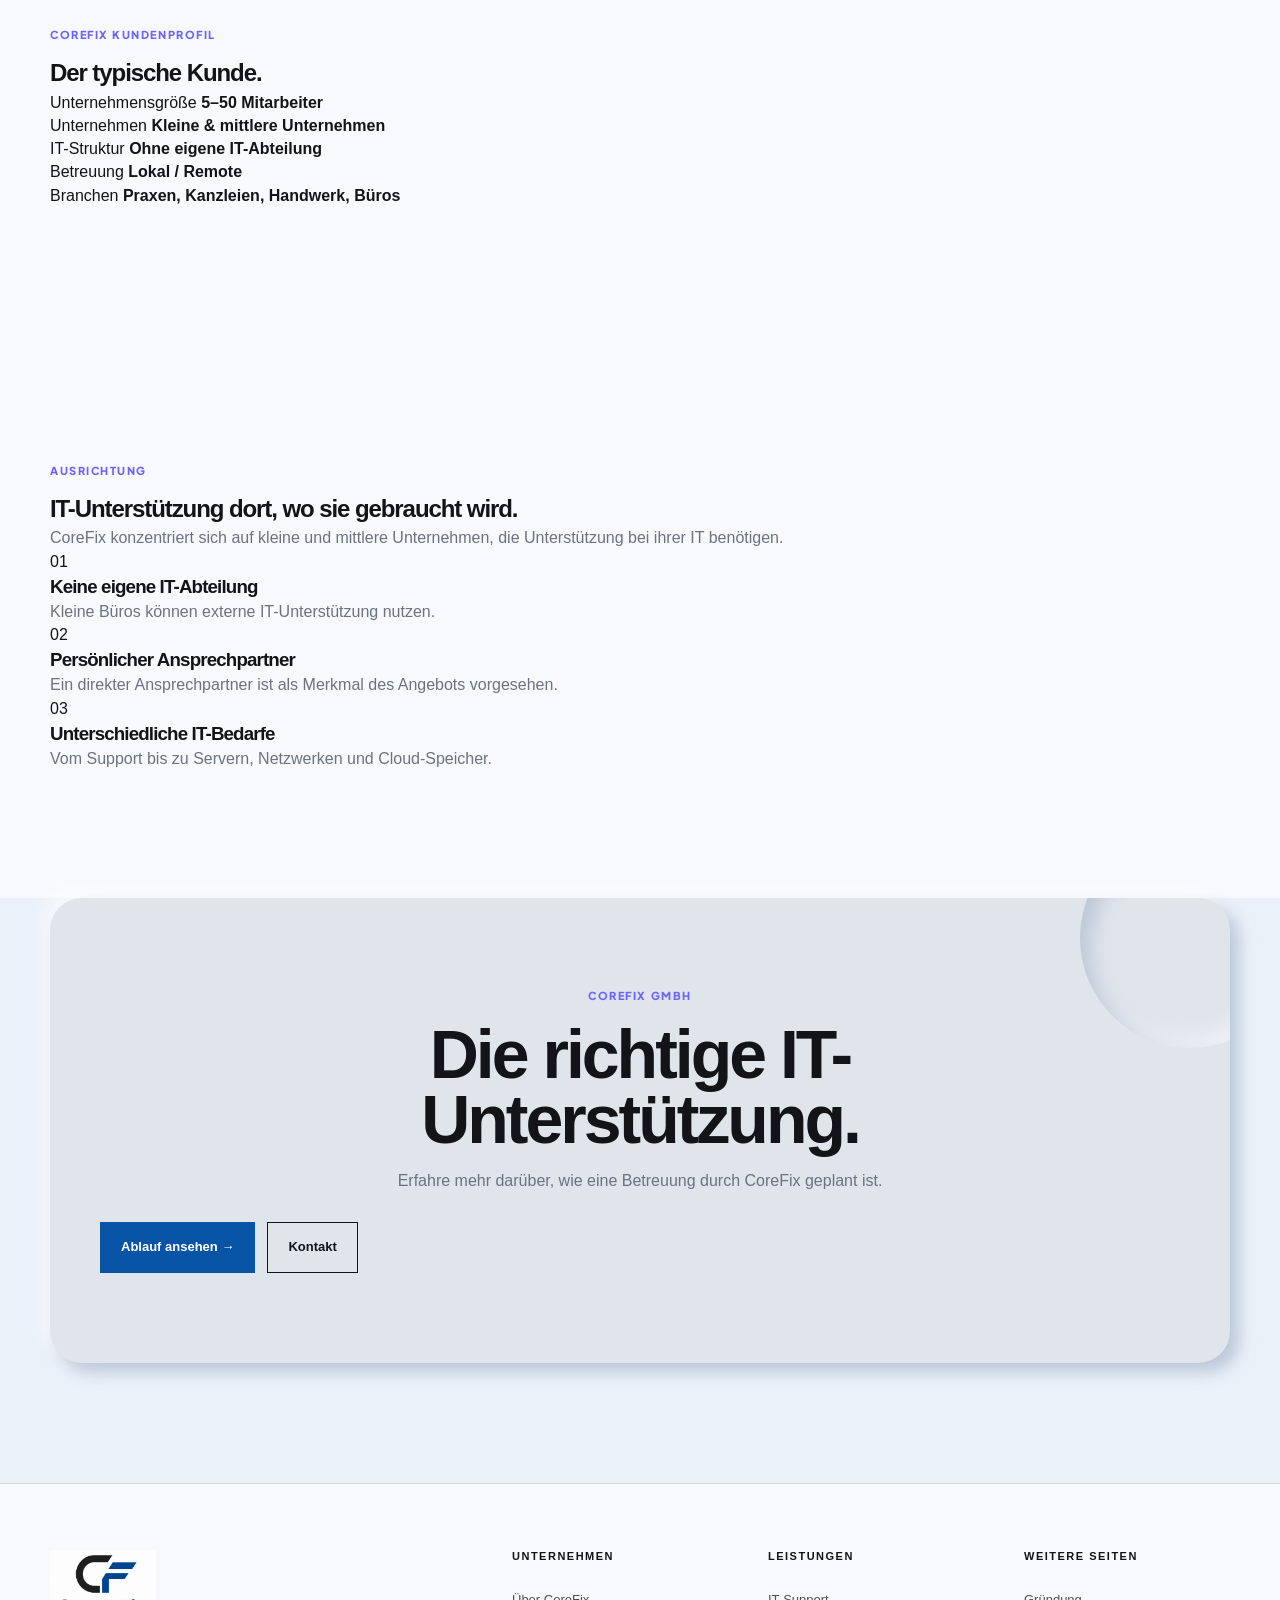
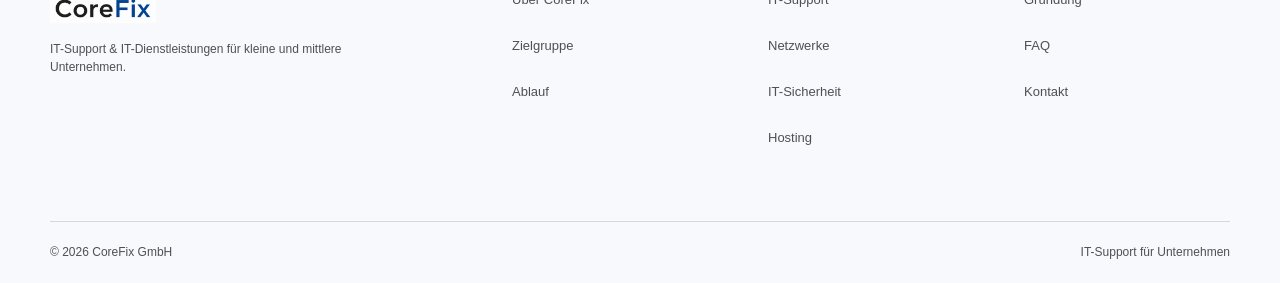
<file: zielgruppe.html>
<!DOCTYPE html>
<html lang="de">

<head>

    <meta charset="UTF-8">
    <meta name="viewport" content="width=device-width, initial-scale=1.0">

    <title>Zielgruppe | CoreFix GmbH</title>

    <meta
        name="description"
        content="Die Zielgruppe der CoreFix GmbH – IT-Support für kleine und mittlere Unternehmen."
    >

    <link rel="stylesheet" href="css/style.css">

</head>


<body class="enterprise-site">


<!-- =====================================================
     HEADER
===================================================== -->

<header class="header" id="header">

    <div class="container nav-container">


        <a href="index.html" class="logo">

            <div class="logo-icon">
                CF
            </div>

            <div class="logo-text">
                Core<span>Fix</span>
                <small>GmbH</small>
            </div>

        </a>


        <nav class="navigation" id="navigation">

            <a href="index.html">
                Startseite
            </a>

            <a href="unternehmen.html">
                Unternehmen
            </a>

            <a href="leistungen.html">
                Leistungen
            </a>

            <a href="zielgruppe.html" class="active">
                Zielgruppe
            </a>

            <a href="prozess.html">
                Ablauf
            </a>

            <a href="gruendung.html">
                Gründung
            </a>

            <a href="faq.html">
                FAQ
            </a>

            <a href="anmelden.html">
                Anmelden
            </a>

            <a href="kontakt.html" class="nav-button">
                Kontakt
            </a>

        </nav>


        <button
            class="menu-button"
            id="menuButton"
            aria-label="Navigation öffnen">

            <span></span>
            <span></span>
            <span></span>

        </button>

    </div>

</header>



<!-- =====================================================
     HERO
===================================================== -->

<main>


<section class="page-hero">

    <div class="hero-grid"></div>

    <div class="hero-glow hero-glow-one"></div>

    <div class="hero-glow hero-glow-two"></div>


    <div class="container page-hero-container">


        <div class="page-hero-content">

            <div class="hero-badge">

                <span class="status-dot"></span>

                CoreFix GmbH · Zielgruppe

            </div>


            <h1>

                IT-Services für

                <span>
                    wachsende Unternehmen.
                </span>

            </h1>


            <p>

                Für Organisationen, die ihre IT
                verlässlich und zukunftssicher aufstellen möchten.

            </p>

        </div>


        <div class="page-hero-number">

            <span>
                05–50
            </span>

            <small>
                MITARBEITER<br>
                ALS FOKUS
            </small>

        </div>

    </div>

</section>



<!-- =====================================================
     ZIELGRUPPE
===================================================== -->

<section class="target-main">


    <div class="container">


        <div class="section-heading">

            <span class="section-label">
                ZIELGRUPPE
            </span>

            <h2>
                    Für Unternehmen
                    mit hohen Anforderungen.
            </h2>

            <p>
                CoreFix unterstützt wachsende Unternehmen,
                die professionelle IT-Strukturen benötigen,
                ohne unnötige Komplexität aufzubauen.
            </p>

        </div>



        <div class="target-company-grid">


            <!-- ARZTPRAXEN -->

            <article class="target-company-card">

                <div class="target-card-top">

                    <span class="target-number">
                        01
                    </span>

                    <div class="target-icon">
                        +
                    </div>

                </div>


                <h3>
                    Arztpraxen
                </h3>


                <p>
                    Arztpraxen gehören zu den
                    vorgesehenen Zielgruppen
                    der CoreFix GmbH.
                </p>


                <div class="target-card-line"></div>


                <span class="target-card-label">
                    ZIELGRUPPE
                </span>

            </article>



            <!-- KANZLEIEN -->

            <article class="target-company-card">

                <div class="target-card-top">

                    <span class="target-number">
                        02
                    </span>

                    <div class="target-icon">
                        §
                    </div>

                </div>


                <h3>
                    Kanzleien
                </h3>


                <p>
                    Kanzleien können durch
                    IT-Support und IT-Dienstleistungen
                    unterstützt werden.
                </p>


                <div class="target-card-line"></div>


                <span class="target-card-label">
                    ZIELGRUPPE
                </span>

            </article>



            <!-- HANDWERK -->

            <article class="target-company-card">

                <div class="target-card-top">

                    <span class="target-number">
                        03
                    </span>

                    <div class="target-icon">
                        ◆
                    </div>

                </div>


                <h3>
                    Handwerksbetriebe
                </h3>


                <p>
                    Auch kleine und mittlere
                    Handwerksbetriebe gehören
                    zur geplanten Zielgruppe.
                </p>


                <div class="target-card-line"></div>


                <span class="target-card-label">
                    ZIELGRUPPE
                </span>

            </article>



            <!-- BÜROS -->

            <article class="target-company-card">

                <div class="target-card-top">

                    <span class="target-number">
                        04
                    </span>

                    <div class="target-icon">
                        ▦
                    </div>

                </div>


                <h3>
                    Kleine Büros
                </h3>


                <p>
                    Kleine Büros ohne eigene
                    IT-Abteilung können
                    IT-Unterstützung erhalten.
                </p>


                <div class="target-card-line"></div>


                <span class="target-card-label">
                    ZIELGRUPPE
                </span>

            </article>


        </div>

    </div>

</section>



<!-- =====================================================
     UNTERNEHMENSGRÖSSE
===================================================== -->

<section class="company-size-section">


    <div class="container">


        <div class="company-size-grid">


            <div class="company-size-content">

                <span class="section-label">
                    UNTERNEHMENSGRÖSSE
                </span>


                <h2>
                    5–50
                    <span>
                        Mitarbeiter.
                    </span>
                </h2>


                <p>
                    Die CoreFix GmbH richtet sich
                    insbesondere an kleine und
                    mittlere Unternehmen.
                </p>


                <p>
                    Dabei spielt es keine Rolle,
                    ob die Unterstützung lokal
                    oder remote erfolgt.
                </p>

            </div>



            <div class="company-size-visual">


                <div class="size-scale">

                    <div class="scale-label">
                        KLEIN
                    </div>

                    <div class="scale-line">

                        <span class="scale-point active"></span>

                        <span class="scale-point active"></span>

                        <span class="scale-point active"></span>

                        <span class="scale-point"></span>

                        <span class="scale-point"></span>

                    </div>

                    <div class="scale-label">
                        MITTEL
                    </div>

                </div>


                <div class="size-number">

                    <strong>
                        5–50
                    </strong>

                    <span>
                        Mitarbeiter
                    </span>

                </div>


            </div>

        </div>

    </div>

</section>



<!-- =====================================================
     LOKAL & REMOTE
===================================================== -->

<section class="location-section">


    <div class="container">


        <div class="section-heading">

            <span class="section-label">
                BETREUUNG
            </span>

            <h2>
                Lokal oder remote.
            </h2>

            <p>
                Die geplante Betreuung kann
                auf unterschiedliche Weise erfolgen.
            </p>

        </div>



        <div class="location-grid">


            <div class="location-card">


                <div class="location-card-number">
                    01
                </div>


                <div class="location-card-icon">
                    ●
                </div>


                <h3>
                    Lokal
                </h3>


                <p>
                    Vor-Ort-Service bei
                    Hardwareproblemen.
                </p>


                <div class="location-card-footer">
                    Vor-Ort-Service
                </div>

            </div>



            <div class="location-card">


                <div class="location-card-number">
                    02
                </div>


                <div class="location-card-icon">
                    ◎
                </div>


                <h3>
                    Remote
                </h3>


                <p>
                    Fernwartung und
                    Remote-Support über
                    ein Ticketsystem.
                </p>


                <div class="location-card-footer">
                    Fernwartung
                </div>

            </div>


        </div>

    </div>

</section>



<!-- =====================================================
     ZIELGRUPPEN-PROFIL
===================================================== -->

<section class="profile-section">


    <div class="container">


        <div class="profile-box">


            <div class="profile-header">

                <span class="section-label">
                    COREFIX KUNDENPROFIL
                </span>

                <h2>
                    Der typische
                    Kunde.
                </h2>

            </div>


            <div class="profile-content">


                <div class="profile-row">

                    <span>
                        Unternehmensgröße
                    </span>

                    <strong>
                        5–50 Mitarbeiter
                    </strong>

                </div>


                <div class="profile-row">

                    <span>
                        Unternehmen
                    </span>

                    <strong>
                        Kleine & mittlere Unternehmen
                    </strong>

                </div>


                <div class="profile-row">

                    <span>
                        IT-Struktur
                    </span>

                    <strong>
                        Ohne eigene IT-Abteilung
                    </strong>

                </div>


                <div class="profile-row">

                    <span>
                        Betreuung
                    </span>

                    <strong>
                        Lokal / Remote
                    </strong>

                </div>


                <div class="profile-row">

                    <span>
                        Branchen
                    </span>

                    <strong>
                        Praxen, Kanzleien, Handwerk, Büros
                    </strong>

                </div>


            </div>

        </div>

    </div>

</section>



<!-- =====================================================
     WARUM DIESE ZIELGRUPPE
===================================================== -->

<section class="target-reason-section">


    <div class="container">


        <div class="target-reason-grid">


            <div>

                <span class="section-label">
                    AUSRICHTUNG
                </span>


                <h2>
                    IT-Unterstützung
                    dort, wo sie
                    gebraucht wird.
                </h2>


                <p>
                    CoreFix konzentriert sich auf
                    kleine und mittlere Unternehmen,
                    die Unterstützung bei ihrer
                    IT benötigen.
                </p>

            </div>



            <div class="reason-list">


                <div class="reason-item">

                    <span>
                        01
                    </span>

                    <div>

                        <h3>
                            Keine eigene IT-Abteilung
                        </h3>

                        <p>
                            Kleine Büros können
                            externe IT-Unterstützung
                            nutzen.
                        </p>

                    </div>

                </div>


                <div class="reason-item">

                    <span>
                        02
                    </span>

                    <div>

                        <h3>
                            Persönlicher Ansprechpartner
                        </h3>

                        <p>
                            Ein direkter Ansprechpartner
                            ist als Merkmal des Angebots
                            vorgesehen.
                        </p>

                    </div>

                </div>


                <div class="reason-item">

                    <span>
                        03
                    </span>

                    <div>

                        <h3>
                            Unterschiedliche IT-Bedarfe
                        </h3>

                        <p>
                            Vom Support bis zu
                            Servern, Netzwerken und
                            Cloud-Speicher.
                        </p>

                    </div>

                </div>


            </div>

        </div>

    </div>

</section>



<!-- =====================================================
     CTA
===================================================== -->

<section class="cta-section">


    <div class="container">


        <div class="cta-box">

            <div class="cta-glow"></div>


            <div class="cta-content">

                <span class="section-label">
                    COREfix GmbH
                </span>


                <h2>
                    Die richtige IT-
                    Unterstützung.
                </h2>


                <p>
                    Erfahre mehr darüber, wie eine
                    Betreuung durch CoreFix geplant ist.
                </p>


                <div class="hero-buttons">

                    <a
                        href="prozess.html"
                        class="button button-primary">

                        Ablauf ansehen →

                    </a>


                    <a
                        href="kontakt.html"
                        class="button button-secondary">

                        Kontakt

                    </a>

                </div>

            </div>

        </div>

    </div>

</section>


</main>



<!-- =====================================================
     FOOTER
===================================================== -->

<footer>

    <div class="container">


        <div class="footer-main">


            <div class="footer-brand">

                <a href="index.html" class="logo">

                    <div class="logo-icon">
                        CF
                    </div>

                    <div class="logo-text">
                        Core<span>Fix</span>
                        <small>GmbH</small>
                    </div>

                </a>


                <p>
                    IT-Support & IT-Dienstleistungen
                    für kleine und mittlere Unternehmen.
                </p>

            </div>



            <div class="footer-column">

                <h4>
                    Unternehmen
                </h4>

                <a href="unternehmen.html">
                    Über CoreFix
                </a>

                <a href="zielgruppe.html">
                    Zielgruppe
                </a>

                <a href="prozess.html">
                    Ablauf
                </a>

            </div>



            <div class="footer-column">

                <h4>
                    Leistungen
                </h4>

                <a href="leistungen.html">
                    IT-Support
                </a>

                <a href="leistungen.html">
                    Netzwerke
                </a>

                <a href="leistungen.html">
                    IT-Sicherheit
                </a>

                <a href="leistungen.html">
                    Hosting
                </a>

            </div>



            <div class="footer-column">

                <h4>
                    Weitere Seiten
                </h4>

                <a href="gruendung.html">
                    Gründung
                </a>

                <a href="faq.html">
                    FAQ
                </a>

                <a href="kontakt.html">
                    Kontakt
                </a>

            </div>


        </div>


        <div class="footer-bottom">

            <span>
                © <span id="year"></span> CoreFix GmbH
            </span>

            <span>
                IT-Support für Unternehmen
            </span>

        </div>


    </div>

</footer>



<!-- =====================================================
     BACK TO TOP
===================================================== -->

<button
    id="topButton"
    aria-label="Nach oben">

    ↑

</button>



<script src="js/script.js"></script>

</body>

</html>
</file>
<file: css/style.css>
@import url('https://fonts.googleapis.com/css2?family=DM+Sans:wght@400;500;700&family=Plus+Jakarta+Sans:wght@500;600;700;800&display=swap');

/* =========================================================
   COREFIX GMBH
   GLOBAL STYLE
========================================================= */


/* =========================================================
   RESET
========================================================= */

* {
    margin: 0;
    padding: 0;
    box-sizing: border-box;
    scroll-behavior: smooth;
}


html {
    scroll-behavior: smooth;
}


body {
    font-family:
        Inter,
        Arial,
        Helvetica,
        sans-serif;

    background: #070a0f;
    color: #ffffff;

    line-height: 1.6;

    overflow-x: hidden;
}


body::selection {
    background: #4da3ff;
    color: #ffffff;
}


img {
    max-width: 100%;
    display: block;
}


button,
input,
textarea,
select {
    font: inherit;
}


button {
    cursor: pointer;
}


a {
    color: inherit;
    text-decoration: none;
}


ul {
    list-style: none;
}


.container {
    width: min(1180px, 90%);
    margin: 0 auto;
}


/* =========================================================
   VARIABLES
========================================================= */

:root {

    --bg: #070a0f;

    --bg-secondary: #0b1017;

    --bg-card: #101720;

    --bg-card-light: #131c27;

    --blue: #4da3ff;

    --blue-light: #78bbff;

    --blue-dark: #1479ff;

    --cyan: #00c8ff;

    --text: #ffffff;

    --text-light: #d5dbe3;

    --text-muted: #8d97a5;

    --text-dark: #68717e;

    --border: rgba(255,255,255,0.08);

    --border-blue: rgba(77,163,255,0.28);

    --radius: 16px;

    --transition: 0.25s ease;

}


/* =========================================================
   HEADER
========================================================= */

.header {

    position: fixed;

    top: 0;
    left: 0;

    width: 100%;

    height: 78px;

    z-index: 1000;

    background:
        rgba(7, 10, 15, 0.72);

    backdrop-filter:
        blur(18px);

    -webkit-backdrop-filter:
        blur(18px);

    border-bottom:
        1px solid var(--border);

    transition:
        background var(--transition),
        box-shadow var(--transition);

}


.header.scrolled {

    background:
        rgba(7, 10, 15, 0.94);

    box-shadow:
        0 15px 50px rgba(0,0,0,0.25);

}


.nav-container {

    height: 78px;

    display: flex;

    align-items: center;

    justify-content: space-between;

}


/* =========================================================
   LOGO
========================================================= */

.logo {

    display: flex;

    align-items: center;

    gap: 11px;

    flex-shrink: 0;

}


.logo-icon {

    width: 38px;
    height: 38px;

    display: flex;

    align-items: center;
    justify-content: center;

    border-radius: 10px;

    background:
        linear-gradient(
            135deg,
            #ffffff,
            #a8d4ff
        );

    color: #07101b;

    font-size: 11px;

    font-weight: 900;

    letter-spacing: -0.5px;

    box-shadow:
        0 0 25px rgba(77,163,255,0.18);

}


.logo-text {

    display: flex;

    align-items: baseline;

    gap: 2px;

    font-size: 20px;

    font-weight: 800;

    letter-spacing: -0.8px;

}


.logo-text span {

    color: var(--blue);

}


.logo-text small {

    margin-left: 3px;

    color: #6d7682;

    font-size: 9px;

    font-weight: 700;

    letter-spacing: 1px;

    text-transform: uppercase;

}


/* =========================================================
   NAVIGATION
========================================================= */

.navigation {

    display: flex;

    align-items: center;

    gap: 24px;

}


.navigation a {

    position: relative;

    color: #aeb7c4;

    font-size: 13px;

    font-weight: 500;

    transition:
        color var(--transition);

}


.navigation a:hover {

    color: #ffffff;

}


.navigation a::after {

    content: "";

    position: absolute;

    left: 0;
    bottom: -8px;

    width: 0;

    height: 1px;

    background: var(--blue);

    transition:
        width var(--transition);

}


.navigation a:hover::after,
.navigation a.active::after {

    width: 100%;

}


.navigation a.active {

    color: #ffffff;

}


.navigation .nav-button {

    padding: 10px 17px;

    border-radius: 8px;

    color: #07101b;

    background: #ffffff;

    font-weight: 700;

}


.navigation .nav-button::after {

    display: none;

}


.navigation .nav-button:hover {

    color: #07101b;

    background: #ddecff;

    transform: translateY(-1px);

}


/* =========================================================
   MOBILE MENU
========================================================= */

.menu-button {

    display: none;

    width: 42px;
    height: 42px;

    border: 1px solid var(--border);

    border-radius: 9px;

    background: rgba(255,255,255,0.03);

}


.menu-button span {

    display: block;

    width: 19px;
    height: 2px;

    margin: 4px auto;

    background: #ffffff;

    border-radius: 2px;

    transition:
        transform var(--transition),
        opacity var(--transition);

}


/* =========================================================
   GENERAL SECTIONS
========================================================= */

section {

    position: relative;

    padding: 120px 0;

}


.section-label {

    display: block;

    margin-bottom: 13px;

    color: var(--blue);

    font-size: 11px;

    font-weight: 800;

    letter-spacing: 2.4px;

    text-transform: uppercase;

}


.section-heading {

    max-width: 750px;

    margin-bottom: 60px;

}


.section-heading h2 {

    margin-bottom: 16px;

    font-size:
        clamp(34px, 5vw, 58px);

    line-height: 1;

    letter-spacing: -2.8px;

}


.section-heading p {

    max-width: 620px;

    color: var(--text-muted);

    font-size: 16px;

}


.large-text {

    color: var(--text-light);

    font-size: 20px;

    line-height: 1.65;

}


/* =========================================================
   BUTTONS
========================================================= */

.button {

    display: inline-flex;

    align-items: center;
    justify-content: center;

    min-height: 48px;

    padding: 0 22px;

    border-radius: 9px;

    font-size: 13px;

    font-weight: 700;

    transition:
        transform var(--transition),
        background var(--transition),
        border var(--transition);

}


.button:hover {

    transform: translateY(-2px);

}


.button-primary {

    background: #ffffff;

    color: #07101b;

    border: 1px solid #ffffff;

}


.button-primary:hover {

    background: #ddecff;

    border-color: #ddecff;

}


.button-secondary {

    color: #ffffff;

    border: 1px solid rgba(255,255,255,0.15);

    background: rgba(255,255,255,0.025);

}


.button-secondary:hover {

    background: rgba(255,255,255,0.08);

    border-color: rgba(255,255,255,0.28);

}


/* =========================================================
   HERO
========================================================= */

.hero,
.page-hero {

    min-height: 100vh;

    display: flex;

    align-items: center;

    overflow: hidden;

    padding-top: 78px;

    background:
        radial-gradient(
            circle at 80% 30%,
            rgba(20,121,255,0.11),
            transparent 30%
        ),

        radial-gradient(
            circle at 10% 90%,
            rgba(0,200,255,0.07),
            transparent 30%
        ),

        var(--bg);

}


.hero::before,
.page-hero::before {

    content: "";

    position: absolute;

    width: 650px;
    height: 650px;

    right: -250px;
    top: -180px;

    border-radius: 50%;

    background: var(--blue);

    opacity: 0.06;

    filter: blur(120px);

}


.hero-grid,
.page-hero .hero-grid {

    position: absolute;

    inset: 0;

    opacity: 0.23;

    background-image:
        linear-gradient(
            rgba(255,255,255,0.035) 1px,
            transparent 1px
        ),
        linear-gradient(
            90deg,
            rgba(255,255,255,0.035) 1px,
            transparent 1px
        );

    background-size: 70px 70px;

    mask-image:
        linear-gradient(
            to bottom,
            black,
            transparent 85%
        );

}


.hero-glow {

    position: absolute;

    border-radius: 50%;

    filter: blur(110px);

    pointer-events: none;

}


.hero-glow-one {

    width: 450px;
    height: 450px;

    right: -150px;
    top: 15%;

    background: #1479ff;

    opacity: 0.09;

}


.hero-glow-two {

    width: 350px;
    height: 350px;

    left: -180px;
    bottom: 0;

    background: #00c8ff;

    opacity: 0.06;

}


.hero-content {

    position: relative;

    z-index: 2;

    max-width: 900px;

}


.hero-badge {

    display: inline-flex;

    align-items: center;

    gap: 9px;

    margin-bottom: 28px;

    padding: 8px 13px;

    border:
        1px solid rgba(77,163,255,0.25);

    border-radius: 100px;

    color: #8cc6ff;

    background:
        rgba(77,163,255,0.06);

    font-size: 11px;

    font-weight: 700;

    letter-spacing: 0.7px;

}


.status-dot {

    width: 7px;
    height: 7px;

    border-radius: 50%;

    background: #4da3ff;

    box-shadow:
        0 0 12px #4da3ff;

}


.hero h1 {

    max-width: 950px;

    margin-bottom: 28px;

    font-size:
        clamp(58px, 9vw, 108px);

    line-height: 0.91;

    letter-spacing: -6px;

}


.hero h1 span,
.page-hero h1 span {

    color: var(--blue);

}


.hero p {

    max-width: 650px;

    margin-bottom: 35px;

    color: #9da7b5;

    font-size: 18px;

}


.hero-buttons {

    display: flex;

    align-items: center;

    gap: 12px;

    flex-wrap: wrap;

}


/* =========================================================
   PAGE HERO
========================================================= */

.page-hero {

    min-height: 620px;

}


.page-hero-container {

    position: relative;

    z-index: 2;

    display: flex;

    align-items: flex-end;

    justify-content: space-between;

    gap: 50px;

    padding-top: 100px;

}


.page-hero-content {

    max-width: 800px;

}


.page-hero h1 {

    margin-bottom: 25px;

    font-size:
        clamp(48px, 7vw, 88px);

    line-height: 0.94;

    letter-spacing: -5px;

}


.page-hero p {

    max-width: 650px;

    color: #9ca6b4;

    font-size: 18px;

}


.page-hero-number {

    display: flex;

    align-items: flex-end;

    gap: 15px;

    color: rgba(255,255,255,0.12);

    flex-shrink: 0;

}


.page-hero-number span {

    font-size: 72px;

    line-height: 1;

    font-weight: 900;

    letter-spacing: -5px;

}


.page-hero-number small {

    padding-bottom: 5px;

    color: #687381;

    font-size: 9px;

    font-weight: 700;

    letter-spacing: 2px;

    line-height: 1.5;

}


/* =========================================================
   HERO HOME
========================================================= */

.hero-home {

    position: relative;

}


.hero-home-content {

    max-width: 900px;

}


.hero-stat-row {

    display: flex;

    gap: 45px;

    margin-top: 70px;

}


.hero-stat {

    padding-left: 16px;

    border-left: 1px solid var(--border-blue);

}


.hero-stat strong {

    display: block;

    margin-bottom: 2px;

    font-size: 24px;

}


.hero-stat span {

    color: var(--text-muted);

    font-size: 11px;

    text-transform: uppercase;

    letter-spacing: 1.2px;

}


/* =========================================================
   SERVICES
========================================================= */

.services,
.business {

    background: var(--bg-secondary);

}


.service-grid {

    display: grid;

    grid-template-columns:
        repeat(4, 1fr);

    gap: 16px;

}


.service-card {

    position: relative;

    min-height: 230px;

    padding: 28px;

    overflow: hidden;

    border:
        1px solid var(--border);

    border-radius: var(--radius);

    background:
        linear-gradient(
            145deg,
            rgba(255,255,255,0.035),
            rgba(255,255,255,0.012)
        );

    transition:
        transform var(--transition),
        border var(--transition),
        background var(--transition);

}


.service-card::before {

    content: "";

    position: absolute;

    width: 130px;
    height: 130px;

    right: -80px;
    top: -80px;

    border-radius: 50%;

    background: var(--blue);

    opacity: 0;

    filter: blur(50px);

    transition:
        opacity var(--transition);

}


.service-card:hover {

    transform: translateY(-7px);

    border-color:
        rgba(77,163,255,0.35);

    background:
        linear-gradient(
            145deg,
            rgba(77,163,255,0.07),
            rgba(255,255,255,0.015)
        );

}


.service-card:hover::before {

    opacity: 0.2;

}


.service-number {

    margin-bottom: 45px;

    color: var(--blue);

    font-size: 11px;

    font-weight: 800;

    letter-spacing: 2px;

}


.service-card h3 {

    margin-bottom: 10px;

    font-size: 18px;

    line-height: 1.25;

}


.service-card p {

    color: var(--text-muted);

    font-size: 13px;

}


/* =========================================================
   TARGET GROUP
========================================================= */

.target-grid {

    display: grid;

    grid-template-columns:
        repeat(2, 1fr);

    gap: 18px;

}


.target-box {

    padding: 38px;

    border:
        1px solid var(--border);

    border-radius: var(--radius);

    background: #0d131b;

}


.target-box h3 {

    margin-bottom: 24px;

    font-size: 24px;

}


.target-list li {

    padding: 14px 0;

    color: #9ca6b3;

    border-bottom:
        1px solid rgba(255,255,255,0.055);

}


.target-list li:last-child {

    border-bottom: none;

}


.target-list li::before {

    content: "✓";

    margin-right: 12px;

    color: var(--blue);

    font-weight: 800;

}


/* =========================================================
   BUSINESS
========================================================= */

.business-grid {

    display: grid;

    grid-template-columns:
        repeat(3, 1fr);

    gap: 17px;

}


.business-card {

    padding: 34px;

    border:
        1px solid var(--border);

    border-radius: var(--radius);

    background: var(--bg-card);

}


.business-card h3 {

    margin-bottom: 25px;

    font-size: 20px;

}


.business-card li {

    padding: 11px 0;

    color: #9ca5b2;

    border-bottom:
        1px solid rgba(255,255,255,0.055);

}


.business-card li:last-child {

    border-bottom: none;

}


.business-card li::before {

    content: "→";

    margin-right: 10px;

    color: var(--blue);

}


/* =========================================================
   ADVANTAGES
========================================================= */

.advantages {

    display: grid;

    grid-template-columns:
        repeat(4, 1fr);

    gap: 15px;

}


.advantage {

    min-height: 180px;

    padding: 28px;

    border:
        1px solid var(--border);

    border-radius: var(--radius);

    background:
        rgba(255,255,255,0.015);

}


.advantage strong {

    display: block;

    margin-bottom: 12px;

    font-size: 16px;

}


.advantage p {

    color: var(--text-muted);

    font-size: 13px;

}


/* =========================================================
   FOUNDING
========================================================= */

.founding-intro {

    background: var(--bg-secondary);

}


.founding-intro-grid {

    display: grid;

    grid-template-columns:
        1fr 1fr;

    gap: 100px;

}


.founding-intro h2 {

    max-width: 600px;

    font-size:
        clamp(38px, 5vw, 62px);

    line-height: 1;

    letter-spacing: -3px;

}


.founding-intro-grid > div:last-child {

    padding-top: 35px;

}


.founding-intro-grid p + p {

    margin-top: 18px;

    color: var(--text-muted);

}


.founding-progress-section {

    padding-top: 60px;

    background: var(--bg-secondary);

}


.founding-progress-box {

    padding: 35px;

    border:
        1px solid var(--border);

    border-radius: var(--radius);

    background: #0d131b;

}


.founding-progress-top {

    display: flex;

    align-items: center;

    justify-content: space-between;

}


.founding-progress-top h2 {

    font-size: 32px;

}


.progress-counter {

    font-size: 32px;

    font-weight: 800;

    color: var(--blue);

}


.progress-counter span {

    margin-left: 5px;

    color: var(--text-muted);

    font-size: 11px;

    font-weight: 500;

}


.progress-line {

    height: 3px;

    margin: 35px 0 15px;

    overflow: hidden;

    background:
        rgba(255,255,255,0.08);

}


.progress-active {

    display: block;

    width: 100%;

    height: 100%;

    background:
        linear-gradient(
            90deg,
            #1479ff,
            #4da3ff,
            #00c8ff
        );

}


.progress-labels {

    display: flex;

    justify-content: space-between;

    gap: 10px;

}


.progress-labels span {

    color: #687381;

    font-size: 9px;

    text-transform: uppercase;

    letter-spacing: 0.5px;

}


.founding-grid-large {

    display: grid;

    grid-template-columns:
        repeat(3, 1fr);

    gap: 17px;

}


.founding-large-card {

    position: relative;

    padding: 30px;

    border:
        1px solid var(--border);

    border-radius: var(--radius);

    background: var(--bg-card);

    transition:
        transform var(--transition),
        border var(--transition);

}


.founding-large-card:hover {

    transform: translateY(-5px);

    border-color:
        rgba(77,163,255,0.28);

}


.founding-large-card.featured {

    background:
        linear-gradient(
            145deg,
            rgba(77,163,255,0.09),
            #101720
        );

    border-color:
        rgba(77,163,255,0.25);

}


.founding-card-header {

    display: flex;

    align-items: center;

    justify-content: space-between;

    margin-bottom: 35px;

}


.founding-card-header > span {

    color: var(--blue);

    font-size: 11px;

    font-weight: 800;

    letter-spacing: 2px;

}


.founding-card-icon {

    width: 36px;
    height: 36px;

    display: flex;

    align-items: center;
    justify-content: center;

    border:
        1px solid rgba(77,163,255,0.2);

    border-radius: 9px;

    color: var(--blue);

    background:
        rgba(77,163,255,0.06);

}


.founding-large-card h3 {

    margin-bottom: 9px;

    font-size: 21px;

}


.founding-large-card > p {

    min-height: 52px;

    margin-bottom: 20px;

    color: var(--text-muted);

    font-size: 13px;

}


.founding-large-card li {

    position: relative;

    padding: 9px 0 9px 18px;

    color: #9ca6b3;

    font-size: 13px;

    border-top:
        1px solid rgba(255,255,255,0.045);

}


.founding-large-card li::before {

    content: "";

    position: absolute;

    left: 0;
    top: 17px;

    width: 5px;
    height: 5px;

    border-radius: 50%;

    background: var(--blue);

}


/* =========================================================
   CAPITAL
========================================================= */

.capital-section {

    background: var(--bg-secondary);

}


.capital-box {

    display: grid;

    grid-template-columns:
        1fr 1fr;

    align-items: center;

    min-height: 390px;

    padding: 60px;

    overflow: hidden;

    border:
        1px solid rgba(77,163,255,0.18);

    border-radius: 20px;

    background:
        radial-gradient(
            circle at 80% 50%,
            rgba(20,121,255,0.12),
            transparent 30%
        ),

        #0d141d;

}


.capital-content h2 {

    margin-bottom: 15px;

    font-size:
        clamp(60px, 8vw, 105px);

    line-height: 0.9;

    letter-spacing: -6px;

}


.capital-content p {

    max-width: 450px;

    color: var(--text-muted);

}


.capital-visual {

    position: relative;

    display: flex;

    align-items: center;

    justify-content: center;

    min-height: 250px;

}


.capital-circle {

    width: 180px;
    height: 180px;

    display: flex;

    align-items: center;
    justify-content: center;

    border:
        1px solid rgba(77,163,255,0.35);

    border-radius: 50%;

    background:
        radial-gradient(
            circle,
            rgba(77,163,255,0.15),
            rgba(77,163,255,0.02) 60%
        );

    box-shadow:
        0 0 80px rgba(77,163,255,0.1);

}


.capital-circle span {

    color: var(--blue);

    font-size: 60px;

    font-weight: 800;

}


.capital-lines {

    position: absolute;

    display: flex;

    flex-direction: column;

    gap: 8px;

    right: 10%;

}


.capital-lines span {

    display: block;

    width: 80px;

    height: 1px;

    background:
        rgba(77,163,255,0.25);

}


/* =========================================================
   EQUIPMENT
========================================================= */

.equipment-grid {

    display: grid;

    grid-template-columns:
        repeat(4, 1fr);

    gap: 12px;

}


.equipment-item {

    min-height: 140px;

    padding: 24px;

    border:
        1px solid var(--border);

    border-radius: 12px;

    background:
        rgba(255,255,255,0.015);

    transition:
        transform var(--transition),
        border var(--transition);

}


.equipment-item:hover {

    transform: translateY(-4px);

    border-color:
        rgba(77,163,255,0.3);

}


.equipment-item span {

    display: block;

    margin-bottom: 25px;

    color: var(--blue);

    font-size: 10px;

    font-weight: 800;

    letter-spacing: 1.5px;

}


.equipment-item h3 {

    font-size: 15px;

    line-height: 1.3;

}


/* =========================================================
   ROADMAP
========================================================= */

.founding-roadmap {

    background: var(--bg-secondary);

}


.roadmap-box {

    display: grid;

    grid-template-columns:
        0.8fr 1.2fr;

    gap: 80px;

    padding: 60px;

    border:
        1px solid var(--border);

    border-radius: 20px;

    background: #0c1219;

}


.roadmap-title h2 {

    max-width: 420px;

    font-size:
        clamp(40px, 5vw, 62px);

    line-height: 0.98;

    letter-spacing: -3px;

}


.roadmap-list {

    border-left:
        1px solid rgba(255,255,255,0.08);

}


.roadmap-item {

    display: grid;

    grid-template-columns: 50px 1fr;

    gap: 18px;

    padding: 0 0 30px 25px;

}


.roadmap-item:last-child {

    padding-bottom: 0;

}


.roadmap-item > span {

    color: var(--blue);

    font-size: 10px;

    font-weight: 800;

    letter-spacing: 1px;

}


.roadmap-item strong {

    display: block;

    margin-bottom: 5px;

    font-size: 16px;

}


.roadmap-item p {

    color: var(--text-muted);

    font-size: 13px;

}


/* =========================================================
   PROCESS
========================================================= */

.process-intro {

    background: var(--bg-secondary);

}


.process-intro-grid {

    display: grid;

    grid-template-columns:
        1fr 1fr;

    gap: 100px;

}


.process-intro h2 {

    max-width: 500px;

    font-size:
        clamp(40px, 5vw, 65px);

    line-height: 0.95;

    letter-spacing: -3px;

}


.process-intro-grid > div:last-child {

    padding-top: 30px;

}


.process-intro-grid > div:last-child p + p {

    margin-top: 18px;

    color: var(--text-muted);

}


.process-timeline {

    max-width: 900px;

}


.process-step {

    position: relative;

    display: grid;

    grid-template-columns: 70px 1px 1fr;

    gap: 25px;

}


.process-step-number {

    width: 50px;
    height: 50px;

    display: flex;

    align-items: center;
    justify-content: center;

    border:
        1px solid rgba(77,163,255,0.25);

    border-radius: 50%;

    color: var(--blue);

    background:
        rgba(77,163,255,0.05);

    font-size: 11px;

    font-weight: 800;

}


.process-line {

    width: 1px;

    min-height: 180px;

    background:
        linear-gradient(
            to bottom,
            rgba(77,163,255,0.5),
            rgba(255,255,255,0.05)
        );

}


.process-line-last {

    background:
        linear-gradient(
            to bottom,
            rgba(77,163,255,0.5),
            transparent
        );

}


.process-step-content {

    padding-bottom: 65px;

}


.process-label {

    color: var(--blue);

    font-size: 9px;

    font-weight: 800;

    letter-spacing: 2px;

}


.process-step-content h3 {

    margin: 9px 0;

    font-size: 26px;

}


.process-step-content p {

    max-width: 570px;

    color: var(--text-muted);

}


.process-tags {

    display: flex;

    gap: 7px;

    margin-top: 18px;

}


.process-tags span {

    padding: 5px 9px;

    border:
        1px solid var(--border);

    border-radius: 5px;

    color: #7e8997;

    font-size: 9px;

    text-transform: uppercase;

    letter-spacing: 0.7px;

}


/* =========================================================
   SUPPORT METHOD
========================================================= */

.support-method-section {

    background: var(--bg-secondary);

}


.support-method-grid {

    display: grid;

    grid-template-columns:
        repeat(2, 1fr);

    gap: 18px;

}


.support-method-card {

    position: relative;

    padding: 40px;

    overflow: hidden;

    border:
        1px solid var(--border);

    border-radius: 18px;

    background: #0d141c;

}


.support-method-top {

    display: flex;

    align-items: center;

    justify-content: space-between;

    margin-bottom: 45px;

}


.support-method-top > span {

    color: var(--blue);

    font-size: 11px;

    font-weight: 800;

    letter-spacing: 2px;

}


.support-method-icon {

    width: 48px;
    height: 48px;

    display: flex;

    align-items: center;
    justify-content: center;

    border:
        1px solid rgba(77,163,255,0.2);

    border-radius: 12px;

    color: var(--blue);

    background:
        rgba(77,163,255,0.05);

}


.support-method-card h3 {

    margin-bottom: 10px;

    font-size: 26px;

}


.support-method-card > p {

    margin-bottom: 25px;

    color: var(--text-muted);

}


.support-method-card li {

    padding: 10px 0;

    color: #929daa;

    border-top:
        1px solid rgba(255,255,255,0.05);

}


.support-method-card li::before {

    content: "✓";

    margin-right: 10px;

    color: var(--blue);

}


/* =========================================================
   EMERGENCY
========================================================= */

.emergency-section {

    padding-top: 50px;

}


.emergency-box {

    display: flex;

    align-items: center;

    justify-content: space-between;

    gap: 50px;

    padding: 55px;

    border:
        1px solid rgba(77,163,255,0.2);

    border-radius: 20px;

    background:
        radial-gradient(
            circle at 85% 50%,
            rgba(20,121,255,0.13),
            transparent 30%
        ),

        #0d141c;

}


.emergency-content h2 {

    margin-bottom: 12px;

    font-size:
        clamp(35px, 5vw, 56px);

    line-height: 0.95;

    letter-spacing: -2px;

}


.emergency-content p {

    max-width: 550px;

    margin-bottom: 25px;

    color: var(--text-muted);

}


.emergency-status {

    display: flex;

    align-items: center;

    gap: 15px;

}


.emergency-circle {

    width: 72px;
    height: 72px;

    display: flex;

    align-items: center;
    justify-content: center;

    border:
        1px solid rgba(77,163,255,0.35);

    border-radius: 50%;

    background:
        rgba(77,163,255,0.07);

}


.emergency-circle span {

    color: var(--blue);

    font-size: 28px;

    font-weight: 800;

}


.emergency-status strong {

    display: block;

    margin-bottom: 2px;

    font-size: 11px;

    letter-spacing: 1px;

}


.emergency-status span {

    color: var(--text-muted);

    font-size: 11px;

}


/* =========================================================
   CARE
========================================================= */

.process-care-section {

    background: var(--bg-secondary);

}


.process-care-grid {

    display: grid;

    grid-template-columns:
        0.8fr 1.2fr;

    gap: 100px;

}


.process-care-title h2 {

    max-width: 500px;

    margin-bottom: 20px;

    font-size:
        clamp(40px, 5vw, 65px);

    line-height: 0.95;

    letter-spacing: -3px;

}


.process-care-title p {

    max-width: 450px;

    color: var(--text-muted);

}


.care-list {

    border-top:
        1px solid var(--border);

}


.care-item {

    display: grid;

    grid-template-columns: 55px 1fr;

    gap: 20px;

    padding: 23px 0;

    border-bottom:
        1px solid var(--border);

}


.care-item > span {

    color: var(--blue);

    font-size: 10px;

    font-weight: 800;

}


.care-item h3 {

    margin-bottom: 5px;

    font-size: 17px;

}


.care-item p {

    color: var(--text-muted);

    font-size: 13px;

}


/* =========================================================
   CONTACT
========================================================= */

.contact-section {

    background: var(--bg-secondary);

}


.contact-grid {

    display: grid;

    grid-template-columns:
        0.75fr 1.25fr;

    gap: 30px;

    align-items: start;

}


.contact-info {

    display: flex;

    flex-direction: column;

    gap: 12px;

}


.contact-info-card {

    display: flex;

    gap: 18px;

    padding: 24px;

    border:
        1px solid var(--border);

    border-radius: 14px;

    background: #0d141c;

}


.contact-icon {

    width: 44px;
    height: 44px;

    display: flex;

    align-items: center;
    justify-content: center;

    flex-shrink: 0;

    border:
        1px solid rgba(77,163,255,0.2);

    border-radius: 10px;

    color: var(--blue);

    background:
        rgba(77,163,255,0.05);

    font-weight: 800;

}


.contact-info-card > div:last-child > span {

    color: var(--blue);

    font-size: 9px;

    font-weight: 800;

    letter-spacing: 1.5px;

}


.contact-info-card h3 {

    margin: 3px 0 5px;

    font-size: 17px;

}


.contact-info-card p {

    margin-bottom: 8px;

    color: var(--text-muted);

    font-size: 12px;

}


.contact-info-card a {

    color: #a9d2ff;

    font-size: 12px;

    font-weight: 700;

}


.contact-form-wrapper {

    padding: 40px;

    border:
        1px solid var(--border);

    border-radius: 18px;

    background: #0d141c;

}


.form-header {

    margin-bottom: 30px;

}


.form-header h3 {

    margin-bottom: 7px;

    font-size: 30px;

    letter-spacing: -1px;

}


.form-header p {

    color: var(--text-muted);

    font-size: 13px;

}


.form-row {

    display: grid;

    grid-template-columns:
        repeat(2, 1fr);

    gap: 15px;

}


.form-group {

    display: flex;

    flex-direction: column;

    margin-bottom: 17px;

}


.form-group label {

    margin-bottom: 7px;

    color: #b6bec9;

    font-size: 11px;

    font-weight: 700;

}


.form-group input,
.form-group textarea,
.form-group select {

    width: 100%;

    padding: 13px 14px;

    outline: none;

    border:
        1px solid rgba(255,255,255,0.1);

    border-radius: 8px;

    color: #ffffff;

    background: #080d13;

    font-size: 13px;

    transition:
        border var(--transition),
        box-shadow var(--transition);

}


.form-group textarea {

    min-height: 140px;

    resize: vertical;

}


.form-group select {

    cursor: pointer;

}


.form-group input::placeholder,
.form-group textarea::placeholder {

    color: #505a66;

}


.form-group input:focus,
.form-group textarea:focus,
.form-group select:focus {

    border-color:
        rgba(77,163,255,0.55);

    box-shadow:
        0 0 0 3px rgba(77,163,255,0.06);

}


.checkbox-wrapper {

    display: flex;

    align-items: flex-start;

    gap: 10px;

    margin: 5px 0 20px;

    color: #7f8996;

    font-size: 11px;

    cursor: pointer;

}


.checkbox-wrapper input {

    margin-top: 2px;

    accent-color: var(--blue);

}


.form-submit {

    width: 100%;

}


.form-message {

    display: none;

    margin-top: 15px;

    padding: 12px;

    border-radius: 8px;

    color: #8fc8ff;

    background:
        rgba(77,163,255,0.08);

    border:
        1px solid rgba(77,163,255,0.2);

    font-size: 12px;

}


.form-message.show {

    display: block;

}


/* =========================================================
   CONTACT STATUS
========================================================= */

.contact-status-section {

    padding-top: 50px;

}


.support-status-box {

    display: flex;

    align-items: center;

    gap: 30px;

    padding: 22px 25px;

    border:
        1px solid var(--border);

    border-radius: 12px;

    background:
        rgba(255,255,255,0.015);

}


.support-status-left {

    display: flex;

    align-items: center;

    gap: 12px;

}


.live-indicator {

    width: 9px;
    height: 9px;

    border-radius: 50%;

    background: #4da3ff;

    box-shadow:
        0 0 14px rgba(77,163,255,0.8);

}


.support-status-left span {

    display: block;

    color: var(--blue);

    font-size: 8px;

    font-weight: 800;

    letter-spacing: 1.5px;

}


.support-status-left strong {

    display: block;

    font-size: 13px;

}


.support-status-text {

    flex: 1;

}


.support-status-text p {

    color: var(--text-muted);

    font-size: 12px;

}


/* =========================================================
   CONTACT TOPICS
========================================================= */

.contact-topics-grid {

    display: grid;

    grid-template-columns:
        repeat(4, 1fr);

    gap: 12px;

}


.contact-topic {

    position: relative;

    min-height: 200px;

    padding: 25px;

    border:
        1px solid var(--border);

    border-radius: 13px;

    background:
        rgba(255,255,255,0.015);

    transition:
        transform var(--transition),
        border var(--transition);

}


.contact-topic:hover {

    transform: translateY(-5px);

    border-color:
        rgba(77,163,255,0.3);

}


.contact-topic > span {

    color: var(--blue);

    font-size: 10px;

    font-weight: 800;

    letter-spacing: 1.5px;

}


.contact-topic h3 {

    margin-top: 35px;

    margin-bottom: 7px;

    font-size: 18px;

}


.contact-topic p {

    color: var(--text-muted);

    font-size: 12px;

}


.contact-topic strong {

    position: absolute;

    right: 22px;
    bottom: 20px;

    color: var(--blue);

}


/* =========================================================
   FAQ
========================================================= */

.faq-intro {

    background: var(--bg-secondary);

}


.faq-intro-grid {

    display: grid;

    grid-template-columns:
        1fr 1fr;

    gap: 100px;

}


.faq-intro h2 {

    font-size:
        clamp(40px, 5vw, 65px);

    line-height: 0.95;

    letter-spacing: -3px;

}


.faq-intro-grid > div:last-child {

    padding-top: 30px;

}


.faq-intro-grid p + p {

    margin-top: 18px;

    color: var(--text-muted);

}


.faq-layout {

    display: grid;

    grid-template-columns: 220px 1fr;

    gap: 70px;

    align-items: start;

}


.faq-sidebar {

    position: sticky;

    top: 110px;

}


.faq-filter {

    display: flex;

    align-items: center;

    justify-content: space-between;

    width: 100%;

    padding: 12px 13px;

    margin-bottom: 5px;

    border: none;

    border-radius: 7px;

    color: #788390;

    background: transparent;

    text-align: left;

    font-size: 12px;

    transition:
        background var(--transition),
        color var(--transition);

}


.faq-filter span {

    color: #4f5966;

    font-size: 10px;

}


.faq-filter:hover {

    color: #ffffff;

    background:
        rgba(255,255,255,0.04);

}


.faq-filter.active {

    color: #ffffff;

    background:
        rgba(77,163,255,0.08);

}


.faq-filter.active span {

    color: var(--blue);

}


.faq-list {

    border-top:
        1px solid var(--border);

}


.faq-item {

    border-bottom:
        1px solid var(--border);

}


.faq-item.hidden {

    display: none;

}


.faq-question {

    display: flex;

    align-items: center;

    justify-content: space-between;

    width: 100%;

    padding: 24px 5px;

    border: none;

    color: #ffffff;

    background: transparent;

    text-align: left;

}


.faq-question span {

    padding-right: 20px;

    font-size: 16px;

    font-weight: 600;

}


.faq-question strong {

    display: flex;

    align-items: center;
    justify-content: center;

    width: 28px;
    height: 28px;

    flex-shrink: 0;

    border:
        1px solid var(--border);

    border-radius: 50%;

    color: #7c8794;

    font-size: 18px;

    font-weight: 400;

    transition:
        transform var(--transition),
        color var(--transition),
        background var(--transition);

}


.faq-item.open .faq-question strong {

    transform: rotate(45deg);

    color: var(--blue);

    background:
        rgba(77,163,255,0.08);

}


.faq-answer {

    display: grid;

    grid-template-rows: 0fr;

    transition:
        grid-template-rows 0.3s ease;

}


.faq-answer p {

    overflow: hidden;

    color: var(--text-muted);

    font-size: 14px;

}


.faq-item.open .faq-answer {

    grid-template-rows: 1fr;

}


.faq-item.open .faq-answer p {

    padding:
        0 45px 25px 5px;

}


/* =========================================================
   FAQ CONTACT
========================================================= */

.faq-contact {

    padding-top: 50px;

}


.faq-contact-box {

    display: flex;

    align-items: center;

    justify-content: space-between;

    gap: 40px;

    padding: 50px;

    border:
        1px solid var(--border);

    border-radius: 18px;

    background:
        #0d141c;

}


.faq-contact-box h2 {

    margin-bottom: 10px;

    font-size:
        clamp(30px, 4vw, 48px);

    line-height: 1;

    letter-spacing: -2px;

}


.faq-contact-box p {

    color: var(--text-muted);

}


/* =========================================================
   CTA
========================================================= */

.cta-section {

    padding: 100px 0;

}


.cta-box {

    position: relative;

    overflow: hidden;

    padding: 90px 50px;

    border:
        1px solid rgba(77,163,255,0.2);

    border-radius: 22px;

    background:
        radial-gradient(
            circle at 50% 0%,
            rgba(77,163,255,0.12),
            transparent 40%
        ),

        linear-gradient(
            145deg,
            #111a25,
            #0b1017
        );

    text-align: center;

}


.cta-glow {

    position: absolute;

    width: 300px;
    height: 300px;

    left: 50%;
    top: 50%;

    transform: translate(-50%, -50%);

    border-radius: 50%;

    background: var(--blue);

    opacity: 0.035;

    filter: blur(80px);

}


.cta-content {

    position: relative;

    z-index: 2;

}


.cta-content .section-label {

    margin-bottom: 18px;

}


.cta-content h2 {

    max-width: 800px;

    margin: 0 auto 18px;

    font-size:
        clamp(38px, 6vw, 68px);

    line-height: 0.95;

    letter-spacing: -3px;

}


.cta-content p {

    margin-bottom: 30px;

    color: var(--text-muted);

}


/* =========================================================
   FOOTER
========================================================= */

footer {

    border-top:
        1px solid var(--border);

    background: #05080c;

}


.footer-main {

    display: grid;

    grid-template-columns:
        2fr repeat(3, 1fr);

    gap: 50px;

    padding: 70px 0;

}


.footer-brand p {

    max-width: 300px;

    margin-top: 18px;

    color: #626d7a;

    font-size: 12px;

}


.footer-column {

    display: flex;

    flex-direction: column;

    gap: 11px;

}


.footer-column h4 {

    margin-bottom: 7px;

    color: #ffffff;

    font-size: 11px;

    text-transform: uppercase;

    letter-spacing: 1.5px;

}


.footer-column a {

    color: #697481;

    font-size: 12px;

    transition:
        color var(--transition);

}


.footer-column a:hover {

    color: #ffffff;

}


.footer-bottom {

    display: flex;

    align-items: center;

    justify-content: space-between;

    gap: 20px;

    padding: 22px 0;

    border-top:
        1px solid rgba(255,255,255,0.05);

    color: #4f5965;

    font-size: 10px;

}


/* =========================================================
   BACK TO TOP
========================================================= */

#topButton {

    position: fixed;

    right: 25px;
    bottom: 25px;

    z-index: 999;

    width: 44px;
    height: 44px;

    display: flex;

    align-items: center;
    justify-content: center;

    border: 1px solid rgba(255,255,255,0.15);

    border-radius: 50%;

    color: #07101b;

    background: #ffffff;

    font-size: 18px;

    opacity: 0;

    pointer-events: none;

    transform:
        translateY(10px);

    transition:
        opacity var(--transition),
        transform var(--transition);

}


#topButton.show {

    opacity: 1;

    pointer-events: auto;

    transform:
        translateY(0);

}


#topButton:hover {

    background: #ddecff;

}


/* =========================================================
   SCROLLBAR
========================================================= */

::-webkit-scrollbar {

    width: 8px;

}


::-webkit-scrollbar-track {

    background: #070a0f;

}


::-webkit-scrollbar-thumb {

    background: #202b38;

    border-radius: 10px;

}


::-webkit-scrollbar-thumb:hover {

    background: #344354;

}


/* =========================================================
   ANIMATIONS
========================================================= */

@keyframes fadeUp {

    from {

        opacity: 0;

        transform:
            translateY(25px);

    }

    to {

        opacity: 1;

        transform:
            translateY(0);

    }

}


@keyframes pulse {

    0%,
    100% {

        opacity: 0.45;

        transform:
            scale(1);

    }

    50% {

        opacity: 1;

        transform:
            scale(1.15);

    }

}


.hero-badge {

    animation:
        fadeUp 0.6s ease both;

}


.hero h1 {

    animation:
        fadeUp 0.7s 0.1s ease both;

}


.hero p {

    animation:
        fadeUp 0.7s 0.2s ease both;

}


.hero-buttons {

    animation:
        fadeUp 0.7s 0.3s ease both;

}


.status-dot,
.live-indicator {

    animation:
        pulse 2s infinite;

}


/* =========================================================
   SCROLL REVEAL
========================================================= */

.reveal {

    opacity: 0;

    transform:
        translateY(30px);

    transition:
        opacity 0.7s ease,
        transform 0.7s ease;

}


.reveal.visible {

    opacity: 1;

    transform:
        translateY(0);

}


/* =========================================================
   RESPONSIVE
========================================================= */

@media (max-width: 1100px) {

    .navigation {

        gap: 15px;

    }


    .navigation a {

        font-size: 12px;

    }


    .service-grid {

        grid-template-columns:
            repeat(2, 1fr);

    }


    .equipment-grid {

        grid-template-columns:
            repeat(2, 1fr);

    }


    .contact-topics-grid {

        grid-template-columns:
            repeat(2, 1fr);

    }

}


@media (max-width: 900px) {

    section {

        padding: 90px 0;

    }


    .navigation {

        position: fixed;

        top: 78px;

        left: 0;

        width: 100%;

        display: none;

        flex-direction: column;

        align-items: stretch;

        gap: 0;

        padding: 15px;

        border-bottom:
            1px solid var(--border);

        background:
            rgba(7,10,15,0.97);

        backdrop-filter:
            blur(20px);

    }


    .navigation.active {

        display: flex;

    }


    .navigation a {

        padding: 14px;

        border-radius: 7px;

    }


    .navigation a:hover {

        background:
            rgba(255,255,255,0.04);

    }


    .navigation a::after {

        display: none;

    }


    .navigation .nav-button {

        margin-top: 8px;

        text-align: center;

    }


    .menu-button {

        display: block;

    }


    .page-hero-container {

        align-items: flex-start;

        flex-direction: column;

    }


    .page-hero-number {

        display: none;

    }


    .founding-intro-grid,
    .process-intro-grid,
    .faq-intro-grid,
    .process-care-grid {

        grid-template-columns:
            1fr;

        gap: 40px;

    }


    .founding-intro-grid > div:last-child,
    .process-intro-grid > div:last-child,
    .faq-intro-grid > div:last-child {

        padding-top: 0;

    }


    .founding-grid-large {

        grid-template-columns:
            repeat(2, 1fr);

    }


    .advantages {

        grid-template-columns:
            repeat(2, 1fr);

    }


    .roadmap-box {

        grid-template-columns:
            1fr;

        gap: 50px;

        padding: 40px;

    }


    .contact-grid {

        grid-template-columns:
            1fr;

    }


    .faq-layout {

        grid-template-columns:
            1fr;

        gap: 35px;

    }


    .faq-sidebar {

        position: static;

        display: grid;

        grid-template-columns:
            repeat(2, 1fr);

        gap: 5px;

    }


    .faq-sidebar .section-label {

        grid-column:
            1 / -1;

    }


    .footer-main {

        grid-template-columns:
            repeat(2, 1fr);

    }

}


@media (max-width: 650px) {

    .container {

        width: min(92%, 1180px);

    }


    .header,
    .nav-container {

        height: 68px;

    }


    .navigation {

        top: 68px;

    }


    .hero,
    .page-hero {

        min-height: 650px;

        padding-top: 68px;

    }


    .hero h1,
    .page-hero h1 {

        font-size:
            clamp(46px, 14vw, 72px);

        letter-spacing: -3px;

    }


    .hero p,
    .page-hero p {

        font-size: 15px;

    }


    .hero-stat-row {

        gap: 25px;

        flex-wrap: wrap;

        margin-top: 45px;

    }


    .service-grid,
    .business-grid,
    .target-grid,
    .founding-grid-large,
    .advantages,
    .support-method-grid {

        grid-template-columns:
            1fr;

    }


    .equipment-grid,
    .contact-topics-grid {

        grid-template-columns:
            1fr;

    }


    .service-card {

        min-height: auto;

    }


    .form-row {

        grid-template-columns:
            1fr;

        gap: 0;

    }


    .contact-form-wrapper {

        padding: 25px;

    }


    .capital-box {

        grid-template-columns:
            1fr;

        padding: 35px;

    }


    .capital-visual {

        min-height: 180px;

    }


    .capital-circle {

        width: 140px;
        height: 140px;

    }


    .capital-circle span {

        font-size: 45px;

    }


    .progress-labels {

        display: none;

    }


    .emergency-box {

        flex-direction: column;

        align-items: flex-start;

        padding: 35px;

    }


    .roadmap-box {

        padding: 30px;

    }


    .process-step {

        grid-template-columns:
            50px 1px 1fr;

        gap: 15px;

    }


    .process-step-content {

        padding-bottom: 45px;

    }


    .process-step-content h3 {

        font-size: 21px;

    }


    .process-line {

        min-height: 190px;

    }


    .faq-sidebar {

        grid-template-columns:
            1fr;

    }


    .faq-contact-box {

        flex-direction: column;

        align-items: flex-start;

        padding: 35px;

    }


    .cta-box {

        padding: 65px 25px;

    }


    .footer-main {

        grid-template-columns:
            1fr;

        gap: 35px;

        padding: 50px 0;

    }


    .footer-bottom {

        flex-direction: column;

        align-items: flex-start;

    }


    #topButton {

        right: 15px;

        bottom: 15px;

    }

}


/* =========================================================
   REDUCED MOTION
========================================================= */

@media (prefers-reduced-motion: reduce) {

    * {

        scroll-behavior: auto !important;

        animation-duration: 0.01ms !important;

        animation-iteration-count: 1 !important;

        transition-duration: 0.01ms !important;

    }

}


/* =========================================================
   ENTERPRISE CONTENT RHYTHM
========================================================= */

body {
    font-family: "Segoe UI", Arial, Helvetica, sans-serif;
    line-height: 1.75;
}

.container {
    width: min(1240px, calc(100% - 64px));
}

section {
    padding: 150px 0;
}

.section-heading,
.company-intro-grid,
.process-intro-grid,
.founding-intro-grid,
.faq-intro-grid {
    margin-bottom: 72px;
}

.section-heading p,
.page-hero-content p,
.company-intro-text p,
.process-intro-grid p,
.founding-intro-grid p,
.faq-intro-grid p {
    max-width: 680px;
}

.section-heading h2,
.company-intro-title h2,
.process-intro-grid h2,
.founding-intro-grid h2,
.faq-intro-grid h2 {
    line-height: 1.1;
    letter-spacing: -1.8px;
}

.service-large-card,
.target-company-card,
.business-card,
.process-card,
.founding-card,
.contact-card {
    padding: 34px;
}

.services-large-grid,
.target-company-grid,
.business-grid,
.process-grid,
.founding-grid,
.contact-grid {
    gap: 28px;
}

@media (max-width: 900px) {
    .container {
        width: min(100% - 40px, 680px);
    }

    section {
        padding: 100px 0;
    }

    .section-heading,
    .company-intro-grid,
    .process-intro-grid,
    .founding-intro-grid,
    .faq-intro-grid {
        margin-bottom: 48px;
    }
}

/* =========================================================
   SOFT UI / NEUMORPHISM DESIGN SYSTEM
   Shared visual layer for every CoreFix page
========================================================= */

:root {
    --bg: #e0e5ec;
    --bg-secondary: #e0e5ec;
    --bg-card: #e0e5ec;
    --bg-card-light: #e0e5ec;
    --blue: #6c63ff;
    --blue-light: #8b84ff;
    --blue-dark: #564ed8;
    --cyan: #38b2ac;
    --text: #3d4852;
    --text-light: #4d5862;
    --text-muted: #6b7280;
    --text-dark: #6b7280;
    --border: transparent;
    --border-blue: rgba(108, 99, 255, .35);
    --radius: 16px;
    --transition: .3s ease-out;
    --shadow-raised: 9px 9px 16px rgba(163, 177, 198, .65), -9px -9px 16px rgba(255, 255, 255, .58);
    --shadow-raised-hover: 12px 12px 20px rgba(163, 177, 198, .7), -12px -12px 20px rgba(255, 255, 255, .62);
    --shadow-small: 5px 5px 10px rgba(163, 177, 198, .62), -5px -5px 10px rgba(255, 255, 255, .55);
    --shadow-inset: inset 6px 6px 10px rgba(163, 177, 198, .62), inset -6px -6px 10px rgba(255, 255, 255, .55);
    --shadow-inset-deep: inset 10px 10px 20px rgba(163, 177, 198, .7), inset -10px -10px 20px rgba(255, 255, 255, .6);
}

body {
    font-family: "DM Sans", Arial, sans-serif;
    background: var(--bg);
    color: var(--text);
    line-height: 1.7;
}

body::selection { background: var(--blue); color: #fff; }

h1, h2, h3, h4, .logo-text, .button, .section-label, .page-hero-number {
    font-family: "Plus Jakarta Sans", Arial, sans-serif;
}

h1, h2, h3, h4 { color: var(--text); letter-spacing: -0.045em; }
p { color: var(--text-muted); }

.container { width: min(1180px, calc(100% - 48px)); }
section { padding: 128px 0; }

/* Header and navigation */
.header {
    background: rgba(224, 229, 236, .88);
    border: 0;
    box-shadow: 0 5px 14px rgba(163, 177, 198, .32), 0 -4px 12px rgba(255, 255, 255, .48);
}
.header.scrolled { background: rgba(224, 229, 236, .96); box-shadow: var(--shadow-small); }
.logo-icon {
    color: var(--blue);
    background: var(--bg);
    border-radius: 14px;
    box-shadow: var(--shadow-small);
}
.logo-text { color: var(--text); }
.logo-text span { color: var(--blue); }
.logo-text small { color: var(--text-muted); }
.navigation a { color: var(--text-muted); font-weight: 700; }
.navigation a:hover, .navigation a.active { color: var(--blue); }
.navigation a::after { background: var(--blue); height: 2px; border-radius: 99px; }
.navigation .nav-button {
    color: #fff;
    background: var(--blue);
    border-radius: 16px;
    box-shadow: 6px 6px 12px rgba(115, 108, 200, .35), -5px -5px 12px rgba(255, 255, 255, .5);
}

/* Shared tactile surfaces */
.service-card, .service-large-card, .business-card, .target-company-card,
.founding-card, .founding-large-card, .process-card, .contact-card,
.contact-info-card, .support-method-card, .faq-item, .advantage,
.target-box, .equipment-item, .capital-box, .roadmap-box, .emergency-box,
.support-status-box, .faq-contact-box, .contact-form-wrapper, .cta-box {
    background: var(--bg) !important;
    border: 0 !important;
    border-radius: 32px !important;
    box-shadow: var(--shadow-raised);
    transition: transform var(--transition), box-shadow var(--transition);
}
.service-card:hover, .service-large-card:hover, .business-card:hover,
.target-company-card:hover, .founding-card:hover, .founding-large-card:hover,
.process-card:hover, .contact-card:hover, .support-method-card:hover,
.advantage:hover, .target-box:hover, .equipment-item:hover {
    transform: translateY(-2px);
    box-shadow: var(--shadow-raised-hover);
}

.section-label, .process-label, .service-number, .founding-card-header span,
.live-indicator, .status-dot { color: var(--blue); }
.section-label { font-weight: 800; letter-spacing: .14em; }

/* Buttons, fields and small wells */
.button, .form-submit {
    min-height: 48px;
    border: 0;
    border-radius: 16px;
    box-shadow: var(--shadow-raised);
    transition: transform var(--transition), box-shadow var(--transition), background var(--transition);
}
.button:hover, .form-submit:hover { transform: translateY(-1px); box-shadow: var(--shadow-raised-hover); }
.button:active, .form-submit:active { transform: translateY(1px); box-shadow: inset 3px 3px 6px rgba(163, 177, 198, .65), inset -3px -3px 6px rgba(255,255,255,.55); }
.button-primary, .form-submit { color: #fff !important; background: var(--blue) !important; }
.button-secondary { color: var(--text) !important; background: var(--bg) !important; }
.text-link { color: var(--blue); font-weight: 700; }
.text-link:hover { color: var(--blue-dark); }

input, textarea, select, .faq-sidebar a, .faq-filter, .checkbox-wrapper {
    color: var(--text) !important;
    background: var(--bg) !important;
    border: 0 !important;
    border-radius: 16px !important;
    box-shadow: var(--shadow-inset);
}
input::placeholder, textarea::placeholder { color: #8993a0; }
input:focus, textarea:focus, select:focus {
    outline: 2px solid var(--blue);
    outline-offset: 3px;
    box-shadow: var(--shadow-inset-deep);
}
a:focus-visible, button:focus-visible, input:focus-visible, textarea:focus-visible, select:focus-visible {
    outline: 2px solid var(--blue);
    outline-offset: 3px;
}

.service-number, .contact-icon, .support-method-icon, .founding-card-icon,
.point-number, .process-step-number, .faq-question span, .target-list span {
    color: var(--blue) !important;
    background: var(--bg) !important;
    border: 0 !important;
    border-radius: 16px;
    box-shadow: var(--shadow-inset);
}

/* Hero and page hero: depth instead of the former dark gradient */
.hero, .page-hero, .hero-home { background: var(--bg) !important; }
.hero-grid, .hero-glow, .cta-glow { opacity: 0 !important; }
.hero-badge, .system-card, .floating-card, .hero-stat, .page-hero-number,
.hero-home-content, .support-status-left {
    color: var(--text);
    background: var(--bg) !important;
    border: 0 !important;
    box-shadow: var(--shadow-raised);
}
.hero-badge { border-radius: 999px; color: var(--text-muted); }
.hero h1 span, .page-hero h1 span, .hero-home h1 span { color: var(--blue); }
.system-card { border-radius: 32px; }
.system-row, .system-line { border-color: rgba(107, 114, 128, .18) !important; }
.system-row strong, .system-status, .system-bottom span:last-child { color: var(--cyan) !important; }
.floating-card { border-radius: 20px; }

.cta-box { overflow: hidden; }
.cta-box::before {
    content: "";
    position: absolute;
    width: 220px;
    height: 220px;
    right: -70px;
    top: -70px;
    border-radius: 50%;
    box-shadow: var(--shadow-inset-deep);
    opacity: .85;
}

/* Footer and mobile menu */
footer { background: var(--bg) !important; border: 0 !important; box-shadow: 0 -8px 18px rgba(255,255,255,.5), 0 -10px 20px rgba(163,177,198,.25); }
footer p, footer a, .footer-bottom { color: var(--text-muted) !important; }
footer h4 { color: var(--text) !important; }
.menu-button { background: var(--bg); border: 0; border-radius: 14px; box-shadow: var(--shadow-small); }
.menu-button span { background: var(--text); }

@media (max-width: 900px) {
    .navigation { background: rgba(224, 229, 236, .98); border: 0; box-shadow: 0 10px 18px rgba(163,177,198,.35); }
    .navigation a:hover { background: transparent; box-shadow: var(--shadow-inset); }
}

@media (max-width: 650px) {
    .container { width: min(100% - 32px, 680px); }
    section { padding: 88px 0; }
    .service-card, .service-large-card, .business-card, .target-company-card,
    .founding-card, .process-card, .contact-card, .contact-form-wrapper, .cta-box { border-radius: 24px !important; }
}

/* =========================================================
   RESPONSIVE LAYOUT SYSTEM – ALL DEVICE SIZES
========================================================= */

@media (min-width: 1440px) {
    .enterprise-site .container { width: min(1280px, calc(100% - 96px)) !important; }
    .enterprise-site .hero-enterprise-grid { min-height: 690px; gap: 78px; }
    .enterprise-site .hero-architecture { max-width: 460px; }
}

@media (min-width: 901px) and (max-width: 1100px) {
    .enterprise-site .navigation { gap: 14px; }
    .enterprise-site .navigation a { font-size: 11px; }
    .enterprise-site .navigation .nav-button { padding: 10px 12px; }
    .enterprise-site .hero-enterprise-grid { gap: 28px; }
    .enterprise-site .hero-architecture { max-width: 330px; }
    .enterprise-site .hero-enterprise-copy h1 { font-size: clamp(50px, 5.8vw, 67px) !important; }
}

@media (max-width: 900px) {
    .enterprise-site .header { height: 70px; }
    .enterprise-site .nav-container { height: 70px; }
    .enterprise-site .menu-button { display: grid; place-items: center; width: 44px; height: 44px; padding: 11px; background: var(--ink); border-radius: 0; box-shadow: none; }
    .enterprise-site .menu-button span { width: 20px; background: #fff; }
    .enterprise-site .navigation { top: 70px; padding: 14px 20px 20px; }
    .enterprise-site .navigation a { min-height: 44px; display: flex; align-items: center; padding: 11px 8px; }
    .enterprise-site .navigation .nav-button { justify-content: center; margin: 9px 0 0; }
    .enterprise-site .hero-enterprise { padding-top: 70px; }
    .enterprise-site .statement-section { padding: 100px 0; }
    .enterprise-site .statement-grid h2 { font-size: clamp(42px, 8vw, 64px); }
    .enterprise-site .solutions-section { padding: 96px 0; }
    .enterprise-site .principles-visual { min-height: 430px; }
    .enterprise-site .industries-section { padding: 96px 0; }
    .enterprise-site .industry-list { margin-top: 48px; }
    .enterprise-site .cta-section { padding-bottom: 72px; }
}

@media (max-width: 650px) {
    body.enterprise-site { overflow-x: hidden; }
    .enterprise-site .header, .enterprise-site .nav-container { height: 64px; }
    .enterprise-site .navigation { top: 64px; }
    .enterprise-site .hero-enterprise { padding-top: 64px; }
    .enterprise-site .logo-text { font-size: 18px; }
    .enterprise-site .logo-text small { font-size: 6px; }
    .enterprise-site .hero-enterprise-copy { padding: 62px 0 25px; }
    .enterprise-site .eyebrow { margin-bottom: 18px; font-size: 10px; letter-spacing: .1em; }
    .enterprise-site .hero-enterprise-copy .hero-text { margin: 24px 0 28px; font-size: 16px; line-height: 1.5; }
    .enterprise-site .hero-buttons { display: grid; grid-template-columns: 1fr; width: 100%; }
    .enterprise-site .hero-buttons .button { justify-content: center; width: 100%; }
    .enterprise-site .hero-architecture { margin: 8px auto 32px; }
    .enterprise-site .statement-section, .enterprise-site .solutions-section, .enterprise-site .industries-section { padding: 72px 0; }
    .enterprise-site .statement-grid { gap: 28px; }
    .enterprise-site .statement-grid p:not(.eyebrow) { font-size: 16px; }
    .enterprise-site .section-intro { margin-bottom: 36px; }
    .enterprise-site .section-intro h2, .enterprise-site .industries-section h2 { font-size: clamp(39px, 12vw, 55px); }
    .enterprise-site .enterprise-card { min-height: 220px; padding: 23px 20px; }
    .enterprise-site .enterprise-card h3 { margin-top: 42px; font-size: 25px; }
    .enterprise-site .principles-visual { min-height: 280px; padding: 25px; }
    .enterprise-site .principles-copy { padding: 64px 0; }
    .enterprise-site .principles-copy h2 { margin-bottom: 35px; font-size: clamp(40px, 12vw, 55px); }
    .enterprise-site .principle { grid-template-columns: 34px 1fr; padding: 19px 0; }
    .enterprise-site .industry-list a { grid-template-columns: 36px 1fr 22px; padding: 16px 0; font-size: 23px; }
    .enterprise-site .enterprise-cta { padding: 52px 24px; }
    .enterprise-site .enterprise-cta h2 { font-size: clamp(36px, 11vw, 50px); }
    .enterprise-site .enterprise-cta .button { width: 100%; justify-content: center; }
    .enterprise-site .footer-main { grid-template-columns: 1fr; gap: 32px; padding: 46px 0; }
}

@media (max-width: 380px) {
    .enterprise-site .container { width: calc(100% - 24px) !important; }
    .enterprise-site .hero-enterprise-copy h1 { font-size: 45px !important; }
    .enterprise-site .hero-architecture { max-width: 270px; }
    .enterprise-site .architecture-core { width: 118px; height: 118px; padding: 15px; }
    .enterprise-site .architecture-core span { font-size: 49px; }
    .enterprise-site .architecture-node { font-size: 9px; }
}

/* Portal slide */
.enterprise-site .portal-slide { padding: 130px 0; background: var(--paper); }
.portal-layout { display: grid; grid-template-columns: minmax(0, 1fr) minmax(380px, .82fr); gap: clamp(55px, 10vw, 150px); align-items: center; }
.portal-intro h2 { margin: 0 0 25px; max-width: 620px; font-size: clamp(48px, 5vw, 76px); font-weight: 500; line-height: .94; letter-spacing: -.08em; }
.portal-intro > p:not(.eyebrow):not(.portal-note) { max-width: 480px; color: #414447; font-size: 18px; line-height: 1.5; }
.portal-note { margin-top: 42px; padding-top: 18px; border-top: 1px solid var(--line); color: #575a5c; font-size: 13px; }
.portal-card { padding: 36px; background: #e5e5df; border-top: 4px solid var(--signal); }
.portal-tabs { display: flex; gap: 20px; margin-bottom: 32px; border-bottom: 1px solid var(--line); }
.portal-tab { padding: 0 0 12px; border: 0; border-bottom: 2px solid transparent; background: transparent; color: #777a79; font-size: 13px; font-weight: 700; cursor: pointer; }
.portal-tab.active { border-color: var(--signal); color: var(--ink); }
.portal-form h3 { margin: 0 0 7px; font-size: 27px; font-weight: 500; letter-spacing: -.05em; }
.portal-form > p:not(.portal-message) { margin: 0 0 26px; color: #5b5d5d; font-size: 14px; }
.portal-form label, .admin-demo label { display: grid; gap: 8px; margin: 17px 0; color: var(--ink); font-size: 12px; font-weight: 700; }
.portal-form input, .admin-demo input { width: 100%; height: 48px; padding: 0 13px; background: #f7f7f3 !important; border: 1px solid rgba(10,11,13,.18) !important; border-radius: 0 !important; box-shadow: none !important; }
.portal-form .button { width: 100%; justify-content: center; margin-top: 14px; }
.password-rules { display: grid; grid-template-columns: 1fr 1fr; gap: 8px 12px; margin: 17px 0; }
.password-rules li { color: #656865; font-size: 11px; }.password-rules li::before { content: '○'; margin-right: 6px; color: var(--signal); }.password-rules li.valid { color: #0c6a53; }.password-rules li.valid::before { content: '✓'; }
.portal-message { min-height: 20px; margin: 14px 0 0; font-size: 12px; font-weight: 700; }.portal-message.success { color: #0c6a53; }.portal-message.error { color: #b22e18; }.hidden { display: none !important; }
.admin-demo[hidden] { display: none; }.admin-demo { position: fixed; inset: 0; z-index: 2000; display: grid; place-items: center; padding: 24px; background: rgba(10,11,13,.68); }.admin-demo-card { position: relative; width: min(100%, 440px); padding: 42px; background: var(--paper); }.admin-demo-card h2 { margin: 0 0 14px; font-size: 38px; letter-spacing: -.07em; }.admin-demo-card > p:not(.eyebrow) { color: #555857; }.admin-demo-card .button { margin-top: 8px; width: 100%; justify-content: center; }.admin-close { position: absolute; top: 13px; right: 16px; border: 0; background: transparent; color: var(--ink); font-size: 28px; cursor: pointer; }
@media (max-width: 900px) { .enterprise-site .portal-slide { padding: 88px 0; }.portal-layout { grid-template-columns: 1fr; gap: 44px; }.portal-card { max-width: 560px; width: 100%; }.portal-intro h2 { font-size: clamp(42px, 8vw, 62px); } }
@media (max-width: 650px) { .enterprise-site .portal-slide { padding: 70px 0; }.portal-card { padding: 26px 20px; }.portal-intro > p:not(.eyebrow):not(.portal-note) { font-size: 16px; }.password-rules { grid-template-columns: 1fr; }.admin-demo-card { padding: 34px 24px; } }

/* =========================================================
   COREFIX ENTERPRISE EDITORIAL – 2026 RELAUNCH
========================================================= */

body.enterprise-site {
    --ink: #121418;
    --paper: #f7f9fc;
    --line: rgba(18, 20, 24, .14);
    --signal: #0754a6;
    background: var(--paper);
    color: var(--ink);
    font-family: Arial, Helvetica, sans-serif;
    line-height: 1.45;
}
.enterprise-site .header { height: 76px; background: rgba(245,245,242,.9); box-shadow: none; border-bottom: 1px solid var(--line); backdrop-filter: blur(18px); }
.enterprise-site .nav-container { height: 76px; }
.enterprise-site .logo { gap: 9px; }
.enterprise-site .logo-icon { width: 32px; height: 32px; border-radius: 0; color: #fff; background: var(--ink); box-shadow: none; font-size: 9px; }
.enterprise-site .logo-text { color: var(--ink); font-size: 19px; letter-spacing: -.08em; font-family: Arial, Helvetica, sans-serif; }
.enterprise-site .logo-text span { color: var(--ink); }
.enterprise-site .logo-text small { display: block; margin: -2px 0 0; font-size: 7px; letter-spacing: .16em; color: var(--ink); }
.enterprise-site .navigation { gap: 22px; }
.enterprise-site .navigation a { color: var(--ink); font-size: 12px; font-weight: 500; }
.enterprise-site .navigation a::after { display: none; }
.enterprise-site .navigation a:hover, .enterprise-site .navigation a.active { color: var(--signal); }
.enterprise-site .navigation .nav-button { padding: 11px 15px; background: var(--ink); border-radius: 0; color: #fff; box-shadow: none; }
.enterprise-site .navigation .nav-button:hover { color:#fff; background: var(--signal); }
.enterprise-site h1, .enterprise-site h2, .enterprise-site h3, .enterprise-site h4, .enterprise-site .button { font-family: Arial, Helvetica, sans-serif; color: var(--ink); }
.enterprise-site .hero { min-height: 760px; padding: 76px 0 0; background: var(--paper) !important; }
.hero-enterprise-grid { min-height: 610px; display: grid; grid-template-columns: 1.02fr .98fr; align-items: center; gap: 40px; }
.enterprise-site .eyebrow { margin: 0 0 27px; color: var(--signal); font-size: 11px; font-weight: 700; letter-spacing: .13em; }
.hero-enterprise-copy h1 { margin: 0; font-size: clamp(58px, 7.15vw, 110px); line-height: .91; font-weight: 500; letter-spacing: -.085em; }
.enterprise-site em { font-family: Georgia, 'Times New Roman', serif; font-weight: 400; letter-spacing: -.07em; }
.hero-enterprise-copy .hero-text { max-width: 480px; margin: 38px 0; color: #36383b; font-size: 19px; line-height: 1.45; }
.enterprise-site .hero-buttons { gap: 12px; }
.enterprise-site .button { min-height: 50px; padding: 15px 20px; border: 1px solid var(--ink); border-radius: 0; box-shadow: none; font-size: 13px; font-weight: 700; }
.enterprise-site .button:hover { transform: none; box-shadow: none; }
.enterprise-site .button-primary { background: var(--ink) !important; color: #fff !important; }
.enterprise-site .button-primary:hover { background: var(--signal) !important; border-color: var(--signal); }
.enterprise-site .button-secondary { background: transparent !important; color: var(--ink) !important; }
.enterprise-site .button-secondary:hover { background: #e9e9e4 !important; }
.hero-architecture { position: relative; width: min(100%, 520px); aspect-ratio: 1; margin-left: auto; overflow: hidden; background: #d4d5d0; }
.architecture-orbit { position:absolute; left:50%; top:50%; border: 1px solid rgba(10,11,13,.55); border-radius:50%; transform:translate(-50%,-50%); }
.orbit-one { width: 75%; height: 75%; }.orbit-two { width: 116%; height: 116%; border-style: dashed; }
.architecture-core { position:absolute; z-index:2; top:50%; left:50%; width:170px; height:170px; padding:26px; display:flex; flex-direction:column; justify-content:space-between; background:var(--ink); color:#fff; transform:translate(-50%,-50%); }
.architecture-core span { font-size:72px; font-weight:700; line-height:.7; letter-spacing:-.14em; }.architecture-core small { font-size:9px; font-weight:700; letter-spacing:.12em; }
.architecture-node { position:absolute; z-index:3; display:flex; flex-direction:column; gap:3px; padding:11px 13px; background:var(--paper); font-size:11px; }.architecture-node b { color:var(--signal); font-size:10px; }.architecture-node span { font-weight:700; }.node-one { left:7%; top:16%; }.node-two { right:7%; bottom:15%; }.node-three { left:10%; bottom:9%; }
.hero-footnote { display:flex; gap:35px; padding:22px 0; border-top:1px solid var(--line); color:#53565a; font-size:12px; }.hero-footnote span::before { content:'+'; color:var(--signal); margin-right:8px; }
.enterprise-site .statement-section { padding: 170px 0; background: var(--ink); }.statement-grid { display:grid; grid-template-columns: 1fr 2fr; gap:40px; }.statement-grid .eyebrow { color:#f47b5c; }.statement-grid h2 { margin:0 0 34px; color:#fff; font-size:clamp(42px,5.4vw,80px); font-weight:500; line-height:.97; letter-spacing:-.075em; }.statement-grid h2 em { color:#aeb0aa; }.statement-grid p:not(.eyebrow) { max-width:560px; color:#b8bab5; font-size:18px; }
.enterprise-site .solutions-section { padding: 140px 0; }.section-intro { position:relative; margin-bottom:65px; }.section-intro h2, .industries-section h2 { margin:0; font-size:clamp(48px,6vw,92px); font-weight:500; line-height:.92; letter-spacing:-.08em; }.section-intro .text-link { position:absolute; right:0; bottom:5px; color:var(--ink); font-size:13px; font-weight:700; }.enterprise-site .text-link:hover { color:var(--signal); }
.enterprise-card-grid { display:grid; grid-template-columns:repeat(3,1fr); border-top:1px solid var(--line); }.enterprise-card { min-height:350px; padding:25px 27px; display:flex; flex-direction:column; border-right:1px solid var(--line); }.enterprise-card:last-child { border:0; }.enterprise-card > span { color:var(--signal); font-size:12px; font-weight:700; }.enterprise-card h3 { margin:70px 0 15px; font-size:28px; font-weight:500; letter-spacing:-.06em; }.enterprise-card p { max-width:270px; color:#484b4d; }.enterprise-card a { margin-top:auto; color:var(--ink); font-size:12px; font-weight:700; }.enterprise-card a i { margin-left:7px; font-style:normal; color:var(--signal); }.enterprise-card.featured { background:var(--signal); }.enterprise-card.featured > span, .enterprise-card.featured a i { color:var(--ink); }.enterprise-card.featured p { color:#2b1711; }
.enterprise-site .principles-section { padding:0; }.principles-grid { display:grid; grid-template-columns:1fr 1fr; }.principles-visual { min-height:690px; padding:48px; display:flex; flex-direction:column; justify-content:space-between; background:#d8dad4; }.principles-visual p { margin:0; color:var(--ink); font-size:clamp(80px,11vw,170px); font-weight:700; line-height:.73; letter-spacing:-.13em; }.principles-visual sup { font-size:18px; letter-spacing:0; }.principles-visual span { font-size:12px; line-height:1.15; font-weight:700; letter-spacing:.08em; }.principles-copy { padding:100px 8% 70px; }.principles-copy h2 { margin:0 0 55px; font-size:clamp(42px,4.5vw,70px); line-height:.92; font-weight:500; letter-spacing:-.08em; }.principle { display:grid; grid-template-columns:50px 1fr; gap:15px; padding:22px 0; border-top:1px solid var(--line); }.principle b { color:var(--signal); font-size:12px; }.principle h3 { margin:0 0 8px; font-size:18px; letter-spacing:-.04em; }.principle p { margin:0; color:#55585a; font-size:14px; }
.enterprise-site .industries-section { padding:140px 0; background:#e7e7e1; }.industry-list { margin-top:70px; border-top:1px solid var(--line); }.industry-list a { padding:19px 0; display:grid; grid-template-columns:70px 1fr 30px; border-bottom:1px solid var(--line); color:var(--ink); font-size:clamp(22px,2.7vw,40px); letter-spacing:-.055em; }.industry-list span { color:var(--signal); font-size:12px; font-weight:700; letter-spacing:0; }.industry-list i { font-style:normal; color:var(--signal); }.industry-list a:hover { padding-left:12px; background:rgba(255,255,255,.22); }
.enterprise-site .cta-section { padding: 0 0 120px; background:#e7e7e1; }.enterprise-site .enterprise-cta { position:relative; padding:85px 8%; background:var(--ink) !important; border:0 !important; border-radius:0 !important; box-shadow:none; }.enterprise-cta .eyebrow { color:#f47b5c; }.enterprise-cta h2 { margin:0 0 27px; color:#fff; font-size:clamp(38px,4.5vw,68px); line-height:.96; font-weight:500; letter-spacing:-.075em; }.enterprise-cta h2 em { color:#b4b6b0; }.enterprise-cta p:not(.eyebrow) { max-width:510px; margin-bottom:32px; color:#c3c5bf; font-size:17px; }.enterprise-cta .button-primary { background:#fff !important; border-color:#fff; color:var(--ink) !important; }.enterprise-cta .button-primary:hover { color:#fff !important; }
.enterprise-site footer { background:var(--paper) !important; box-shadow:none; border-top:1px solid var(--line) !important; }.enterprise-site footer a, .enterprise-site footer p, .enterprise-site .footer-bottom { color:#4e5153 !important; }.enterprise-site footer h4 { color:var(--ink) !important; }.enterprise-site .footer-main { padding:65px 0; }.enterprise-site .footer-column a { display:block; margin:8px 0; font-size:13px; }.enterprise-site .footer-bottom { border-color:var(--line); font-size:12px; }
@media (max-width:900px){.hero-enterprise-grid,.statement-grid,.principles-grid{grid-template-columns:1fr}.hero-enterprise-grid{padding:80px 0 55px}.hero-architecture{margin:10px 0 0}.statement-grid{gap:60px}.enterprise-card-grid{grid-template-columns:1fr}.enterprise-card{min-height:260px;border-right:0;border-bottom:1px solid var(--line)}.principles-visual{min-height:460px}.principles-copy{padding:80px 0}.enterprise-site .navigation{background:var(--paper);border-bottom:1px solid var(--line);box-shadow:none}.enterprise-site .navigation .nav-button{color:#fff!important;text-align:center}}
@media (max-width:650px){.enterprise-site .header,.enterprise-site .nav-container{height:68px}.enterprise-site .hero{padding-top:68px;min-height:auto}.hero-enterprise-copy h1{font-size:58px}.hero-enterprise-copy .hero-text{font-size:17px}.hero-footnote{flex-wrap:wrap;gap:10px 22px}.enterprise-site .statement-section,.enterprise-site .solutions-section,.enterprise-site .industries-section{padding:90px 0}.section-intro .text-link{position:static;display:inline-block;margin-top:30px}.architecture-core{width:130px;height:130px;padding:18px}.architecture-core span{font-size:55px}.principles-visual{padding:28px;min-height:330px}.principles-visual p{font-size:90px}.enterprise-site .enterprise-cta{padding:58px 28px}.industry-list{margin-top:48px}}

/* Refined landing-page composition: content first, visual second. */
.enterprise-site .hero-enterprise { min-height: auto; padding-top: 76px; }
.enterprise-site .hero-enterprise-grid { min-height: 570px; grid-template-columns: minmax(0, 1.15fr) minmax(300px, .85fr); gap: 72px; }
.enterprise-site .hero-enterprise-copy { max-width: 650px; padding: 72px 0 58px; }
.enterprise-site .hero-enterprise-copy h1 { max-width: 650px; font-size: clamp(54px, 5.2vw, 82px) !important; line-height: .97; letter-spacing: -.075em; }
.enterprise-site .hero-enterprise-copy .hero-text { max-width: 535px; margin: 30px 0; font-size: 18px; }
.enterprise-site .hero-architecture { width: min(100%, 390px); margin: 0 auto; }
.enterprise-site .architecture-core { width: 145px; height: 145px; padding: 21px; }
.enterprise-site .architecture-core span { font-size: 61px; }
.enterprise-site .hero-footnote { justify-content: flex-start; padding: 19px 0; }
@media (max-width: 900px) { .enterprise-site .hero-enterprise-grid { grid-template-columns: 1fr; gap: 0; } .enterprise-site .hero-enterprise-copy { padding-bottom: 35px; } .enterprise-site .hero-architecture { margin-bottom: 45px; } }

/* Layout calibration: stable reading width and balanced hero at every viewport. */
.enterprise-site .container { width: min(1180px, calc(100% - 64px)) !important; margin-left: auto !important; margin-right: auto !important; }
.enterprise-site .hero-enterprise { display: block; overflow: hidden; }
.enterprise-site .hero-enterprise-grid {
    min-height: 620px;
    display: grid;
    grid-template-columns: minmax(0, 56%) minmax(320px, 44%);
    align-items: center;
    gap: 44px;
}
.enterprise-site .hero-enterprise-copy { width: 100%; max-width: 610px; padding: 68px 0; }
.enterprise-site .hero-enterprise-copy h1 { font-size: clamp(54px, 5vw, 78px) !important; max-width: 610px; }
.enterprise-site .hero-enterprise-copy .hero-text { max-width: 500px; font-size: 17px; }
.enterprise-site .hero-architecture { width: 100%; max-width: 390px; justify-self: end; }
.enterprise-site .hero-footnote { min-height: 62px; align-items: center; gap: 42px; }
.enterprise-site .statement-grid { grid-template-columns: 28% minmax(0, 72%); }
.enterprise-site .statement-grid > div { max-width: 760px; }
.enterprise-site .section-intro { display: grid; grid-template-columns: 1fr auto; align-items: end; gap: 30px; }
.enterprise-site .section-intro .text-link { position: static; margin: 0 0 8px; }
.enterprise-site .enterprise-card-grid { grid-template-columns: repeat(3, minmax(0, 1fr)); }
.enterprise-site .enterprise-card { min-height: 310px; }
.enterprise-site .principles-grid { grid-template-columns: minmax(0, 1fr) minmax(0, 1fr); }
.enterprise-site .principles-copy { padding-left: clamp(42px, 7vw, 100px); padding-right: clamp(42px, 7vw, 100px); }
@media (max-width: 900px) {
    .enterprise-site .container { width: min(100% - 40px, 680px) !important; }
    .enterprise-site .hero-enterprise-grid { min-height: auto; grid-template-columns: 1fr; gap: 12px; }
    .enterprise-site .hero-enterprise-copy { padding: 92px 0 30px; }
    .enterprise-site .hero-architecture { width: min(100%, 430px); justify-self: start; margin: 0 0 40px; }
    .enterprise-site .hero-footnote { min-height: auto; flex-wrap: wrap; gap: 12px 28px; }
    .enterprise-site .statement-grid { grid-template-columns: 1fr; }
    .enterprise-site .section-intro { grid-template-columns: 1fr; gap: 18px; }
    .enterprise-site .enterprise-card-grid { grid-template-columns: 1fr; }
    .enterprise-site .enterprise-card { min-height: 240px; }
}
@media (max-width: 650px) {
    .enterprise-site .container { width: calc(100% - 32px) !important; }
    .enterprise-site .hero-enterprise-copy h1 { font-size: clamp(47px, 14vw, 62px) !important; }
    .enterprise-site .hero-enterprise-copy { padding-top: 78px; }
    .enterprise-site .hero-architecture { max-width: 310px; }
    .enterprise-site .architecture-node { padding: 8px 9px; font-size: 10px; }
    .enterprise-site .hero-footnote { padding: 16px 0; font-size: 11px; }
}

/* Original CoreFix logo asset */
.enterprise-site .logo {
    width: 92px;
    height: 64px;
    display: block;
    flex: 0 0 92px;
    background: url("../assets/corefix-logo.png") center / contain no-repeat;
}
.enterprise-site .logo-icon,
.enterprise-site .logo-text { display: none; }
.enterprise-site footer .logo { width: 106px; height: 74px; flex-basis: 106px; }
@media (max-width: 650px) {
    .enterprise-site .logo { width: 76px; height: 56px; flex-basis: 76px; }
    .enterprise-site footer .logo { width: 100px; height: 70px; flex-basis: 100px; }
}

/* CoreFix brand palette – derived from the supplied logo. */
.enterprise-site .header { background: rgba(247, 249, 252, .93); }
.enterprise-site .logo-icon { background-color: transparent; }
.enterprise-site .hero-architecture { background: #e5eef9; }
.enterprise-site .architecture-orbit { border-color: rgba(7, 84, 166, .4); }
.enterprise-site .architecture-core { background: #121418; }
.enterprise-site .architecture-node { background: #f7f9fc; }
.enterprise-site .button-primary, .enterprise-site .navigation .nav-button { background: #0754a6 !important; border-color: #0754a6; }
.enterprise-site .button-primary:hover, .enterprise-site .navigation .nav-button:hover { background: #063d7b !important; border-color: #063d7b; }
.enterprise-site .button-secondary:hover { background: #e8f0fa !important; }
.enterprise-site .statement-grid .eyebrow, .enterprise-site .enterprise-cta .eyebrow { color: #7bb2ee; }
.enterprise-site .principles-visual { background: #e2edf9; }
.enterprise-site .industries-section, .enterprise-site .cta-section { background: #eaf1f9; }
.enterprise-site .enterprise-card.featured { background: #dceafa; }
.enterprise-site .enterprise-card.featured p { color: #253a52; }
.enterprise-site .portal-card { background: #e9f1fa; border-top-color: #0754a6; }
.enterprise-site .portal-form input, .enterprise-site .admin-demo input { background: #fff !important; border-color: rgba(7, 84, 166, .24) !important; }

/* Subtle motion and branded visual detail */
.scroll-progress { position: fixed; z-index: 3000; inset: 0 0 auto; height: 3px; background: rgba(7,84,166,.08); transform: none; }
.scroll-progress span { display: block; width: 100%; height: 100%; transform: scaleX(0); transform-origin: left; background: #0754a6; }
.enterprise-site .hero-architecture::after { content: ''; position: absolute; inset: 22px; pointer-events: none; border: 1px solid rgba(7,84,166,.16); }
.enterprise-site .architecture-node { cursor: pointer; transition: transform .3s ease, background .3s ease, box-shadow .3s ease; }
.enterprise-site .architecture-node:hover, .enterprise-site .architecture-node:focus-visible, .enterprise-site .architecture-node.is-active { z-index: 5; outline: none; background: #0754a6; color: #fff; transform: translateY(-4px); box-shadow: 0 12px 24px rgba(7,84,166,.22); }
.enterprise-site .architecture-node.is-active b { color: #bdddff; }
.enterprise-site .enterprise-card { position: relative; overflow: hidden; }
.enterprise-site .enterprise-card::after { content: 'CF'; position: absolute; right: -8px; bottom: -26px; color: rgba(7,84,166,.06); font-size: 120px; font-weight: 800; letter-spacing: -.18em; pointer-events: none; transition: color .3s ease, transform .3s ease; }
.enterprise-site .enterprise-card:hover::after { color: rgba(7,84,166,.13); transform: translate(-5px,-5px); }
.enterprise-site .portal-intro { position: relative; }.enterprise-site .portal-intro::after { content: ''; display: block; width: 130px; height: 92px; margin-top: 36px; background: url('../assets/corefix-logo.png') center / contain no-repeat; mix-blend-mode: multiply; }
.enterprise-reveal { opacity: 0; transform: translateY(22px); transition: opacity .65s ease-out, transform .65s ease-out; }.enterprise-reveal.is-revealed { opacity: 1; transform: none; }
@media (prefers-reduced-motion: reduce) { .enterprise-reveal { opacity: 1; transform: none; transition: none; }.enterprise-site .architecture-node, .enterprise-site .enterprise-card::after { transition: none; } }
@media (max-width: 650px) { .enterprise-site .portal-intro::after { width: 106px; height: 75px; margin-top: 24px; }.enterprise-site .enterprise-card::after { font-size: 95px; } }

/* Original campaign tiles – inspired by the supplied mood, not copied. */
.enterprise-site .campaign-section { padding: 128px 0; background: #f7f9fc; }
.campaign-heading { display: grid; grid-template-columns: minmax(0, 1fr) minmax(250px, .55fr); gap: 36px; align-items: end; margin-bottom: 58px; }
.campaign-heading .eyebrow { grid-column: 1 / -1; margin-bottom: 0; }.campaign-heading h2 { margin: 0; color: var(--ink); font-size: clamp(48px, 5.8vw, 82px); line-height: .91; font-weight: 500; letter-spacing: -.085em; }.campaign-heading > p:last-child { max-width: 350px; margin: 0 0 4px; color: #4d535b; font-size: 16px; line-height: 1.5; }
.campaign-grid { display: grid; grid-template-columns: 1.08fr .92fr .92fr; min-height: 495px; }
.campaign-card { position: relative; isolation: isolate; min-height: 495px; padding: 29px; display: flex; flex-direction: column; overflow: hidden; }.campaign-card img { width: 92px; height: 64px; margin: -10px 0 25px -10px; object-fit: contain; mix-blend-mode: multiply; }.campaign-card .campaign-kicker { position: relative; z-index: 2; font-size: 10px; font-weight: 700; letter-spacing: .13em; }.campaign-card h3 { position: relative; z-index: 2; margin: 20px 0; max-width: 410px; font-size: clamp(31px, 3.2vw, 51px); font-weight: 500; line-height: .94; letter-spacing: -.07em; }.campaign-card h3 b { color: #1f85dd; font-weight: 600; }.campaign-card p, .campaign-card ul { position: relative; z-index: 2; max-width: 300px; margin: 0; font-size: 15px; line-height: 1.45; }.campaign-dark { color: #fff; background: #07111f; }.campaign-dark::before { content:''; position:absolute; z-index:-1; width:360px; height:360px; right:-100px; bottom:-120px; border:1px solid rgba(101,181,255,.5); border-radius:50%; box-shadow: 0 0 0 42px rgba(7,84,166,.16), 0 0 0 84px rgba(7,84,166,.08); }.campaign-dark::after { content:''; position:absolute; inset:0; z-index:-1; opacity:.75; background: linear-gradient(120deg, transparent 38%, rgba(7,84,166,.22)), repeating-linear-gradient(90deg, transparent 0 44px, rgba(255,255,255,.035) 45px); }.campaign-dark img { filter: brightness(0) invert(1); mix-blend-mode: screen; }.campaign-dark h3 { color:#fff; }.campaign-dark p { color:#d4e3f5; }.campaign-lines { display:flex; gap:8px; margin-top:auto; }.campaign-lines i { width:48px; height:4px; background:#1f85dd; }.campaign-lines i:nth-child(2) { width:25px; opacity:.7; }.campaign-lines i:nth-child(3) { width:13px; opacity:.4; }
.campaign-light { color:var(--ink); background:#e7f0fa; }.campaign-light::before { content:''; position:absolute; width:250px; height:250px; right:-70px; bottom:-70px; background:#0754a6; transform:rotate(45deg); }.campaign-light p { color:#334b63; }.campaign-orbit { position:absolute; right:44px; bottom:45px; width:145px; height:145px; display:grid; place-items:center; border:1px solid rgba(7,84,166,.4); border-radius:50%; }.campaign-orbit::before { content:''; position:absolute; inset:17px; border:1px solid rgba(7,84,166,.55); border-radius:50%; }.campaign-orbit span { color:#0754a6; font-size:41px; font-weight:800; letter-spacing:-.15em; }
.campaign-blue { color:#fff; background:#0754a6; }.campaign-blue::after { content:'+'; position:absolute; right:-20px; bottom:-80px; color:rgba(255,255,255,.09); font-size:400px; font-weight:200; }.campaign-blue img { background:#fff; }.campaign-blue h3 { color:#fff; }.campaign-blue h3 b { color:#bde0ff; }.campaign-blue ul { display:grid; gap:12px; margin-top:auto; }.campaign-blue li { display:flex; align-items:center; gap:10px; font-size:13px; }.campaign-blue li::before { content:'✓'; display:grid; place-items:center; width:19px; height:19px; border:1px solid rgba(255,255,255,.65); border-radius:50%; color:#fff; font-size:11px; }
@media (max-width:900px) { .enterprise-site .campaign-section { padding:90px 0; }.campaign-heading { grid-template-columns:1fr; gap:20px; margin-bottom:42px; }.campaign-grid { grid-template-columns:1fr 1fr; }.campaign-card { min-height:430px; }.campaign-dark { grid-column:1 / -1; }.campaign-dark h3 { font-size:50px; } }
@media (max-width:650px) { .enterprise-site .campaign-section { padding:72px 0; }.campaign-heading h2 { font-size:clamp(40px,12vw,55px); }.campaign-grid { grid-template-columns:1fr; }.campaign-card, .campaign-dark { grid-column:auto; min-height:380px; padding:24px; }.campaign-dark h3 { font-size:42px; }.campaign-card h3 { font-size:39px; }.campaign-card img { width:84px; height:58px; }.campaign-orbit { right:28px; bottom:28px; width:118px; height:118px; } }
</file>
